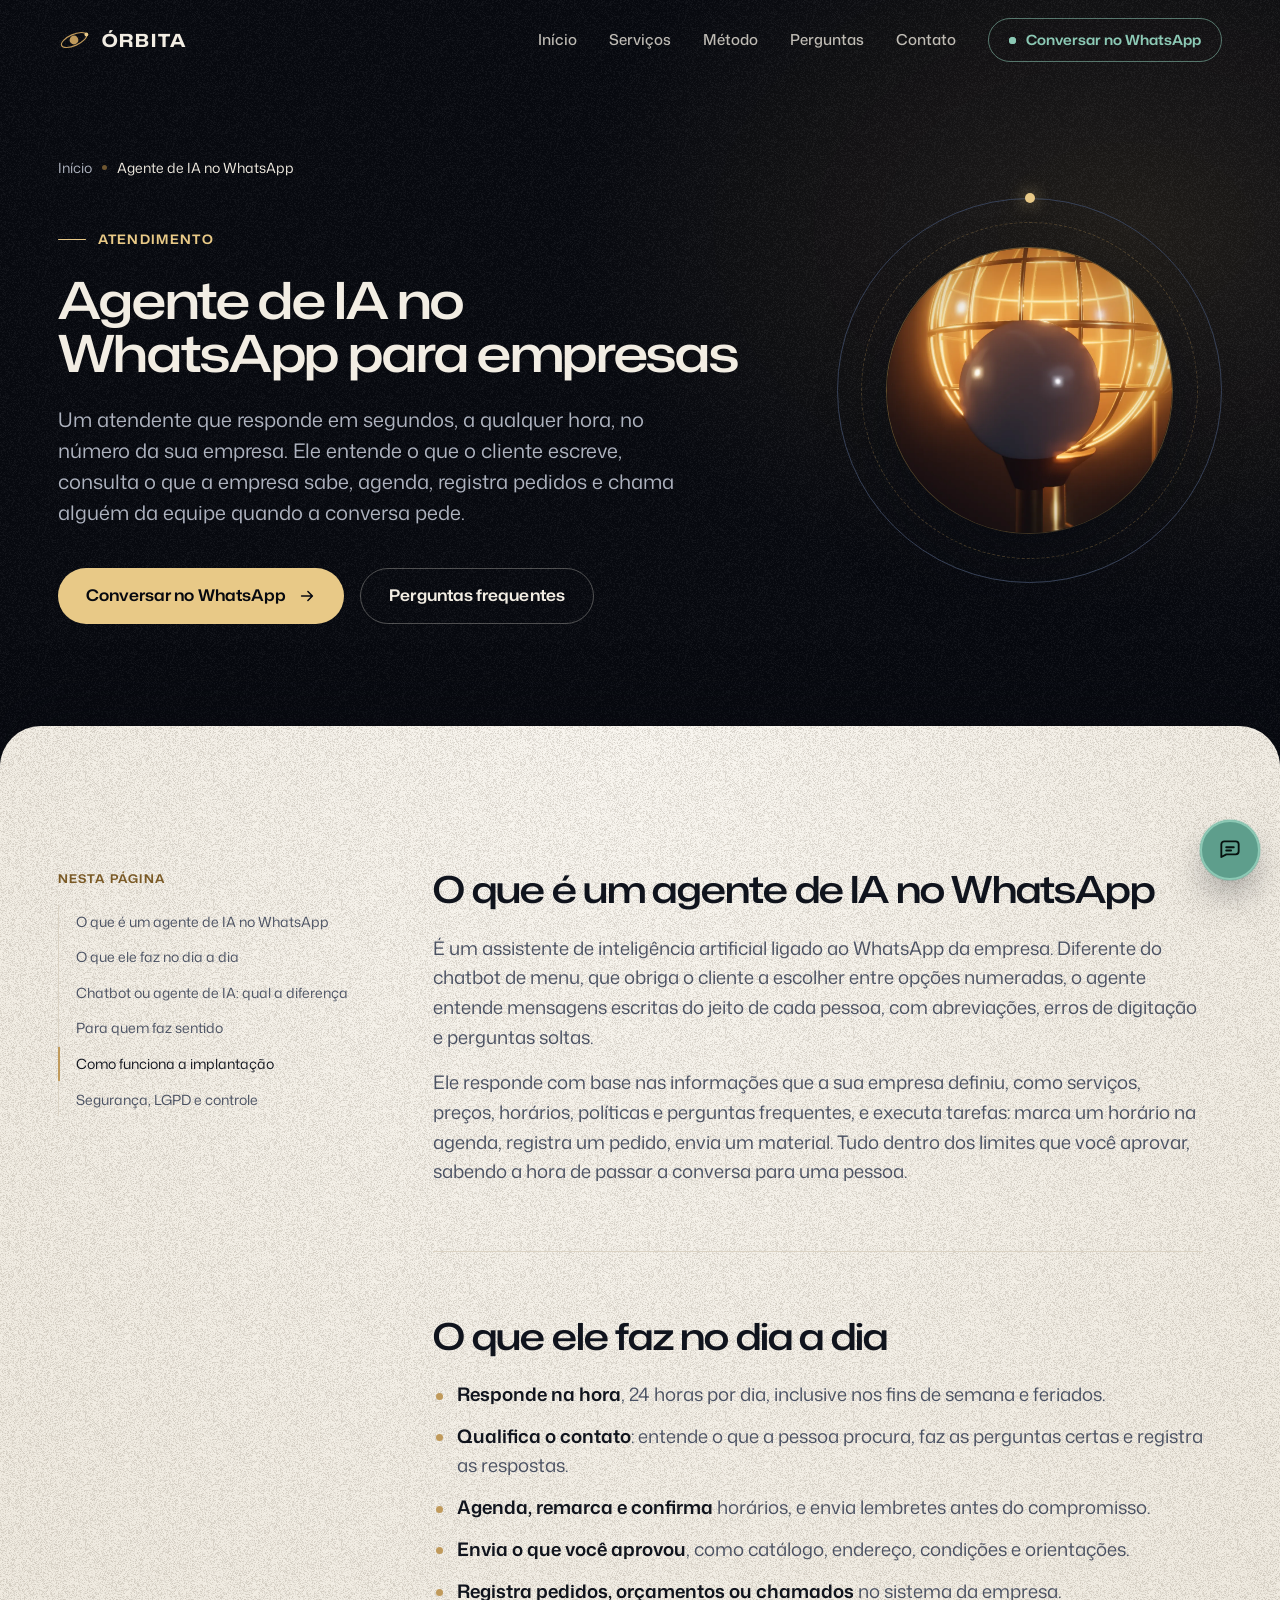
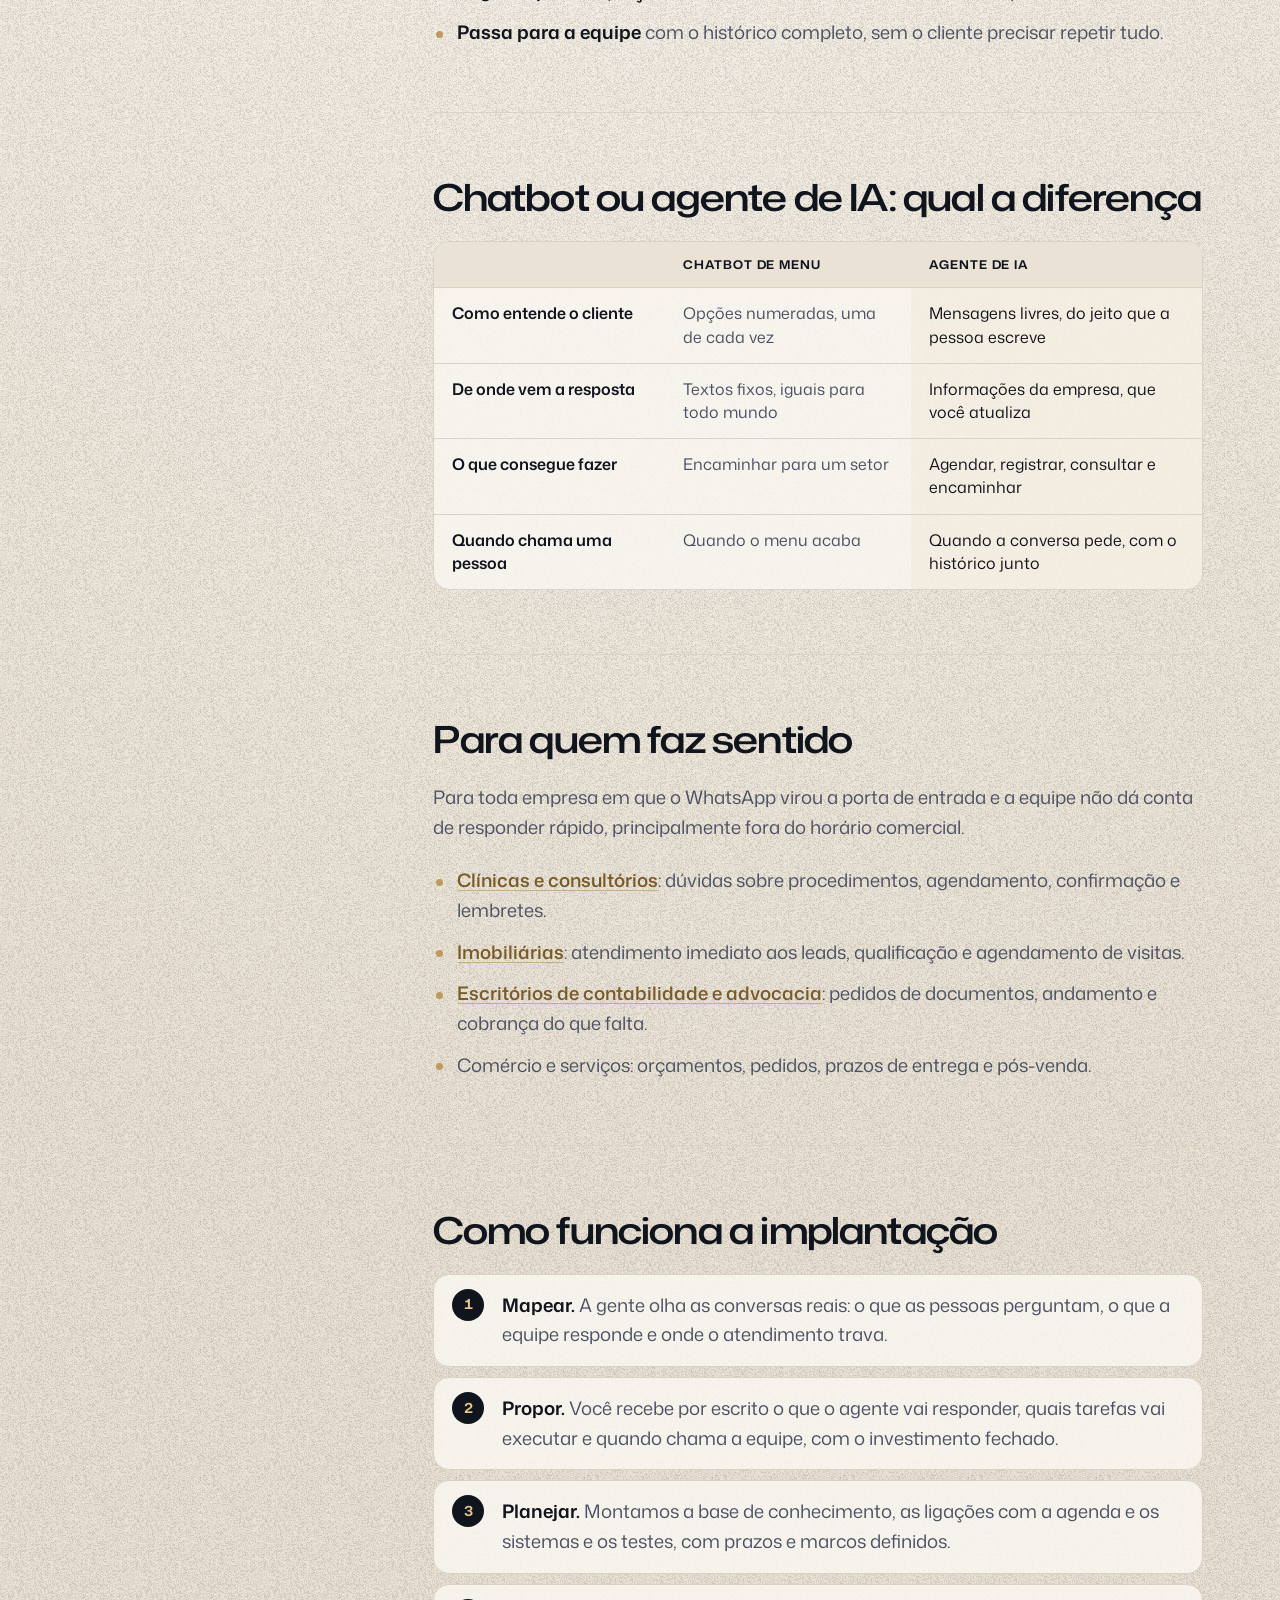
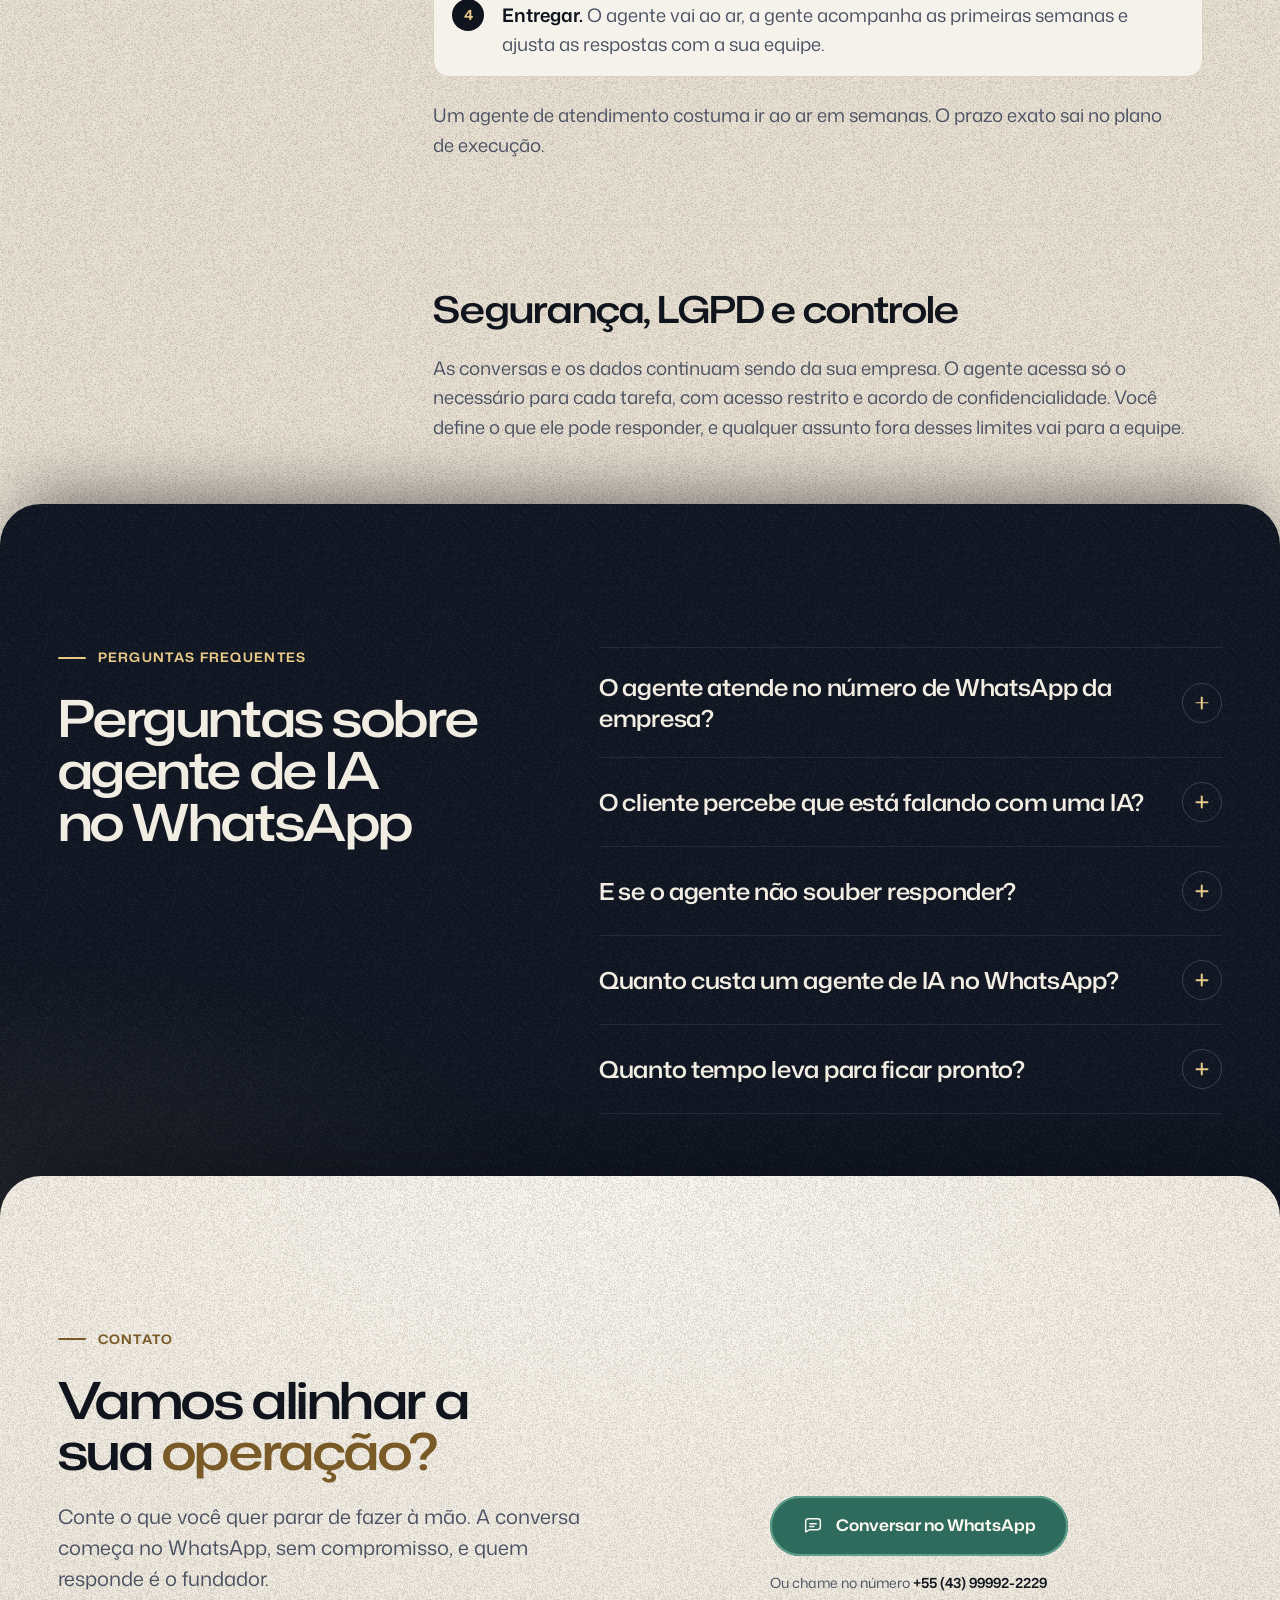
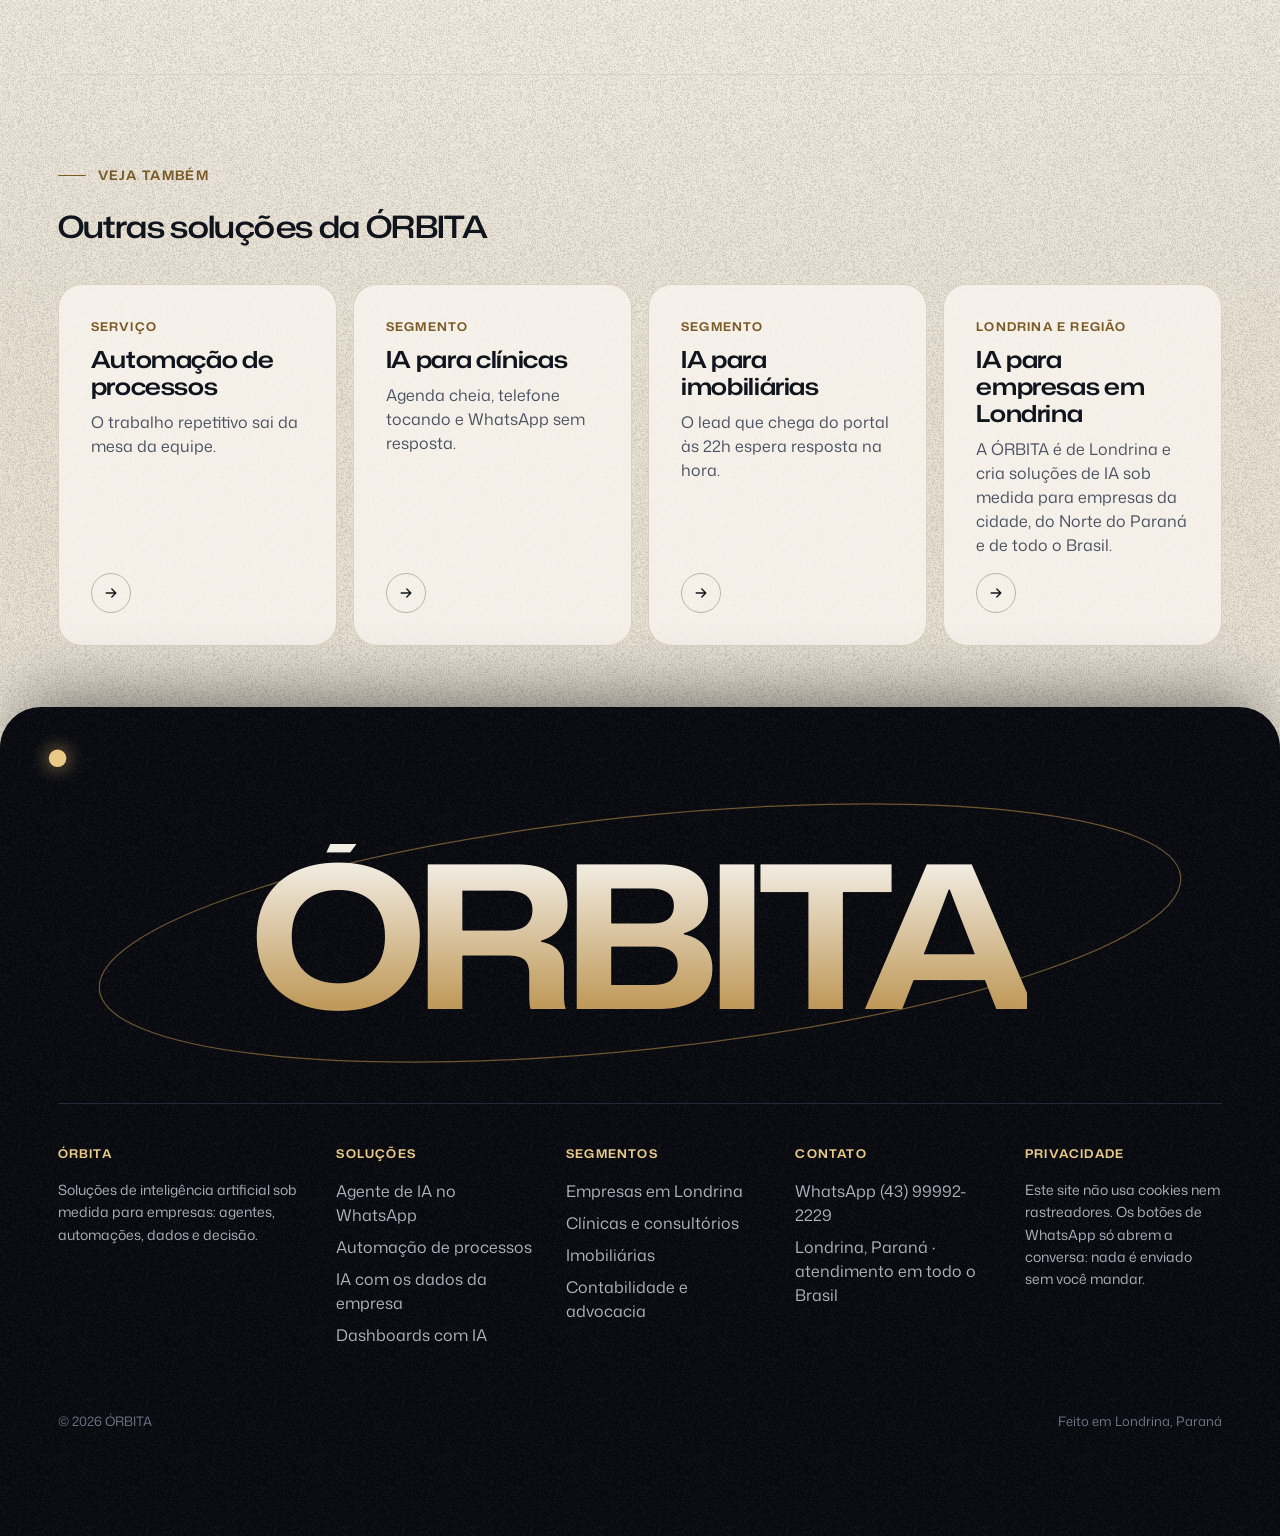
<file: agente-de-ia-whatsapp.html>
<!doctype html>
<html lang="pt-BR" class="is-carregado">
<head>
<meta charset="utf-8">
<meta name="viewport" content="width=device-width, initial-scale=1, viewport-fit=cover">
<title>Agente de IA no WhatsApp para empresas | ÓRBITA</title>
<meta name="description" content="Agente de IA no WhatsApp que atende 24 horas, qualifica contatos, agenda e passa para a equipe com o histórico. Sob medida para a sua empresa.">
<meta name="robots" content="index, follow, max-image-preview:large">
<link rel="canonical" href="https://www.iaorbita.com.br/agente-de-ia-whatsapp">
<meta name="theme-color" content="#07090F">
<meta property="og:type" content="website">
<meta property="og:locale" content="pt_BR">
<meta property="og:site_name" content="ÓRBITA">
<meta property="og:title" content="Agente de IA no WhatsApp para empresas">
<meta property="og:description" content="Agente de IA no WhatsApp que atende 24 horas, qualifica contatos, agenda e passa para a equipe com o histórico. Sob medida para a sua empresa.">
<meta property="og:url" content="https://www.iaorbita.com.br/agente-de-ia-whatsapp">
<meta property="og:image" content="https://www.iaorbita.com.br/assets/img/og.jpg">
<meta property="og:image:width" content="1200">
<meta property="og:image:height" content="630">
<meta name="twitter:card" content="summary_large_image">
<meta name="twitter:image" content="https://www.iaorbita.com.br/assets/img/og.jpg">
<link rel="icon" href="/assets/favicon.svg" type="image/svg+xml">
<link rel="apple-touch-icon" href="/assets/apple-touch-icon.png">
<link rel="preload" href="/assets/fonts/mona-sans-latin-standard-normal.woff2" as="font" type="font/woff2" crossorigin>
<link rel="stylesheet" href="/assets/paginas.css?v=cc5b201c">
<script type="application/ld+json">{"@context":"https://schema.org","@graph":[{"@type":"WebPage","@id":"https://www.iaorbita.com.br/agente-de-ia-whatsapp#pagina","url":"https://www.iaorbita.com.br/agente-de-ia-whatsapp","name":"Agente de IA no WhatsApp para empresas | ÓRBITA","description":"Agente de IA no WhatsApp que atende 24 horas, qualifica contatos, agenda e passa para a equipe com o histórico. Sob medida para a sua empresa.","inLanguage":"pt-BR","isPartOf":{"@id":"https://www.iaorbita.com.br/#site"},"about":{"@id":"https://www.iaorbita.com.br/agente-de-ia-whatsapp#servico"},"breadcrumb":{"@id":"https://www.iaorbita.com.br/agente-de-ia-whatsapp#migalhas"},"primaryImageOfPage":"https://www.iaorbita.com.br/assets/img/orbita-atendimento.webp"},{"@type":"Service","@id":"https://www.iaorbita.com.br/agente-de-ia-whatsapp#servico","name":"Agente de IA no WhatsApp","serviceType":"Agente de IA no WhatsApp","description":"Agente de IA no WhatsApp que atende 24 horas, qualifica contatos, agenda e passa para a equipe com o histórico. Sob medida para a sua empresa.","url":"https://www.iaorbita.com.br/agente-de-ia-whatsapp","provider":{"@id":"https://www.iaorbita.com.br/#empresa"},"areaServed":{"@type":"Country","name":"Brasil"}},{"@type":"BreadcrumbList","@id":"https://www.iaorbita.com.br/agente-de-ia-whatsapp#migalhas","itemListElement":[{"@type":"ListItem","position":1,"name":"Início","item":"https://www.iaorbita.com.br/"},{"@type":"ListItem","position":2,"name":"Agente de IA no WhatsApp","item":"https://www.iaorbita.com.br/agente-de-ia-whatsapp"}]},{"@type":"FAQPage","@id":"https://www.iaorbita.com.br/agente-de-ia-whatsapp#perguntas","mainEntity":[{"@type":"Question","name":"O agente atende no número de WhatsApp da empresa?","acceptedAnswer":{"@type":"Answer","text":"Sim, o atendimento acontece no número da empresa. No mapeamento a gente confirma como o seu número está configurado hoje e qual o melhor caminho para ligar o agente a ele."}},{"@type":"Question","name":"O cliente percebe que está falando com uma IA?","acceptedAnswer":{"@type":"Answer","text":"A recomendação é deixar claro desde a primeira mensagem que o atendimento é feito por um assistente virtual, com a opção de falar com uma pessoa. Isso evita frustração e passa confiança."}},{"@type":"Question","name":"E se o agente não souber responder?","acceptedAnswer":{"@type":"Answer","text":"Ele é configurado para não improvisar fora do que a empresa definiu. Quando a pergunta sai desse limite, ou o cliente pede uma pessoa, a conversa vai para a equipe com o histórico completo."}},{"@type":"Question","name":"Quanto custa um agente de IA no WhatsApp?","acceptedAnswer":{"@type":"Answer","text":"Depende do volume de conversas, das tarefas que ele vai executar e dos sistemas envolvidos. Depois do mapeamento você recebe uma proposta por escrito, com escopo, ganho esperado e investimento fechados. Nada começa sem o seu aceite."}},{"@type":"Question","name":"Quanto tempo leva para ficar pronto?","acceptedAnswer":{"@type":"Answer","text":"Um agente de atendimento costuma ir ao ar em semanas. O prazo exato sai no plano de execução, com marcos e entregas definidos."}}]},{"@type":"ProfessionalService","@id":"https://www.iaorbita.com.br/#empresa","name":"ÓRBITA","alternateName":["ÓRBITA IA","Órbita IA"],"url":"https://www.iaorbita.com.br/","description":"ÓRBITA cria soluções de inteligência artificial sob medida para empresas: agentes de IA no WhatsApp, automação de processos, assistentes com os dados da empresa e dashboards com previsão. Base em Londrina (PR), atendimento em todo o Brasil.","logo":{"@type":"ImageObject","url":"https://www.iaorbita.com.br/assets/img/logo.png","width":512,"height":512},"image":"https://www.iaorbita.com.br/assets/img/og.jpg","address":{"@type":"PostalAddress","addressLocality":"Londrina","addressRegion":"PR","addressCountry":"BR"},"geo":{"@type":"GeoCoordinates","latitude":-23.3045,"longitude":-51.1696},"areaServed":[{"@type":"City","name":"Londrina"},{"@type":"State","name":"Paraná"},{"@type":"Country","name":"Brasil"}],"knowsAbout":["Inteligência artificial","Agentes de IA","Automação de processos","Dashboards e previsões"],"founder":{"@type":"Person","name":"Andre"},"makesOffer":[{"@type":"Offer","itemOffered":{"@type":"Service","name":"Agente de IA no WhatsApp","url":"https://www.iaorbita.com.br/agente-de-ia-whatsapp"}},{"@type":"Offer","itemOffered":{"@type":"Service","name":"Automação de processos com IA","url":"https://www.iaorbita.com.br/automacao-de-processos"}},{"@type":"Offer","itemOffered":{"@type":"Service","name":"Assistente de IA com os dados da empresa","url":"https://www.iaorbita.com.br/ia-com-dados-da-empresa"}},{"@type":"Offer","itemOffered":{"@type":"Service","name":"Dashboards e previsões com IA","url":"https://www.iaorbita.com.br/dashboards-com-ia"}}],"telephone":"+5543999922229","contactPoint":{"@type":"ContactPoint","telephone":"+5543999922229","contactType":"customer service","availableLanguage":"Portuguese","areaServed":"BR"}},{"@type":"WebSite","@id":"https://www.iaorbita.com.br/#site","url":"https://www.iaorbita.com.br/","name":"ÓRBITA"}]}</script>
</head>
<body class="pg">
<a class="pular" href="#conteudo">Pular para o conteúdo</a>
<header class="topo" id="topo">
  <div class="wrap topo__barra">
    <a class="marca" href="/" aria-label="ÓRBITA, página inicial"><svg class="marca__glifo" viewBox="0 0 40 40" aria-hidden="true"><ellipse cx="20" cy="20" rx="17" ry="7" transform="rotate(-24 20 20)"/><circle class="marca__sol" cx="20" cy="20" r="5.5"/><circle class="marca__planeta" cx="35.5" cy="13.1" r="2.4"/></svg><span class="marca__nome">ÓRBITA</span></a>
    <nav class="topo__nav" aria-label="Seções">
      <a href="/">Início</a>
      <a href="/#servicos">Serviços</a>
      <a href="/#metodo">Método</a>
      <a href="#perguntas">Perguntas</a>
      <a href="/#contato">Contato</a>
    </nav>
    <a class="cta-topo" href="https://wa.me/5543999922229?text=Ol%C3%A1%2C%20%C3%93RBITA%21%20Quero%20entender%20como%20um%20agente%20de%20IA%20no%20WhatsApp%20funcionaria%20na%20minha%20empresa." target="_blank" rel="noopener"><span class="cta-topo__ponto" aria-hidden="true"></span><span><span class="cta-topo__longo">Conversar no </span>WhatsApp</span></a>
    <button class="topo__menu" type="button" aria-expanded="false" aria-controls="menu-movel"><span class="topo__menu-linhas" aria-hidden="true"><i></i><i></i></span><span class="topo__menu-txt">Menu</span></button>
  </div>
</header>
<a class="whats-fixo" href="https://wa.me/5543999922229?text=Ol%C3%A1%2C%20%C3%93RBITA%21%20Quero%20entender%20como%20um%20agente%20de%20IA%20no%20WhatsApp%20funcionaria%20na%20minha%20empresa." target="_blank" rel="noopener" aria-label="Conversar no WhatsApp">
  <span class="whats-fixo__rotulo" aria-hidden="true">Conversar no WhatsApp</span>
  <span class="whats-fixo__botao" aria-hidden="true"><svg viewBox="0 0 24 24" aria-hidden="true"><path d="M4 18.5V6.8A2.8 2.8 0 0 1 6.8 4h10.4A2.8 2.8 0 0 1 20 6.8v6.4a2.8 2.8 0 0 1-2.8 2.8H8.6L4 18.5Z"/><path d="M8.5 9.5h7M8.5 12.5h4.5"/></svg></span>
</a>
<div class="menu-movel" id="menu-movel" hidden>
  <nav class="wrap" aria-label="Menu">
    <a href="/">Início</a>
    <a href="/#servicos">Serviços</a>
    <a href="/#metodo">Método</a>
    <a href="#perguntas">Perguntas</a>
    <a href="/#contato">Contato</a>
  </nav>
  <p class="menu-movel__rodape wrap">Londrina, Paraná · atendimento em todo o Brasil</p>
</div>
<main id="conteudo">
<section class="pg-capa tema-escuro" data-tema="escuro" aria-labelledby="pg-titulo">
  <div class="wrap pg-capa__grade">
    <div class="pg-capa__texto">
      <nav class="migalhas" aria-label="Você está em"><ol><li><a href="/">Início</a></li><li aria-current="page">Agente de IA no WhatsApp</li></ol></nav>
      <p class="sobretitulo">Atendimento</p>
      <h1 class="pg-titulo" id="pg-titulo">Agente de IA no WhatsApp para empresas</h1>
      <p class="pg-lead">Um atendente que responde em segundos, a qualquer hora, no número da sua empresa. Ele entende o que o cliente escreve, consulta o que a empresa sabe, agenda, registra pedidos e chama alguém da equipe quando a conversa pede.</p>
      <div class="pg-acoes">
        <a class="btn btn--latao" href="https://wa.me/5543999922229?text=Ol%C3%A1%2C%20%C3%93RBITA%21%20Quero%20entender%20como%20um%20agente%20de%20IA%20no%20WhatsApp%20funcionaria%20na%20minha%20empresa." target="_blank" rel="noopener">Conversar no WhatsApp<svg viewBox="0 0 20 20" aria-hidden="true"><path d="M4 10h11M11 5l5 5-5 5"/></svg></a>
        <a class="btn btn--fantasma" href="#perguntas">Perguntas frequentes</a>
      </div>
    </div>
    <figure class="pg-fig" aria-hidden="true">
      <div class="pg-fig__orbe"><img src="/assets/img/orbita-atendimento.webp" width="1000" height="1000" alt="" decoding="async"></div>
      <span class="pg-fig__aro"></span>
      <span class="pg-fig__satelite"></span>
    </figure>
  </div>
</section>

<article class="pg-corpo sec tema-claro folha" data-tema="claro" aria-labelledby="pg-titulo">
  <div class="wrap pg-corpo__grade">
    <nav class="sumario" aria-label="Nesta página"><p class="sumario__titulo">Nesta página</p><ol><li><a href="#o-que-e-um-agente-de-ia-no-whatsapp">O que é um agente de IA no WhatsApp</a></li><li><a href="#o-que-ele-faz-no-dia-a-dia">O que ele faz no dia a dia</a></li><li><a href="#chatbot-ou-agente-de-ia-qual-a-diferenca">Chatbot ou agente de IA: qual a diferença</a></li><li><a href="#para-quem-faz-sentido">Para quem faz sentido</a></li><li><a href="#como-funciona-a-implantacao">Como funciona a implantação</a></li><li><a href="#seguranca-lgpd-e-controle">Segurança, LGPD e controle</a></li></ol></nav>
    <div class="prosa">
<section aria-labelledby="o-que-e-um-agente-de-ia-no-whatsapp"><h2 id="o-que-e-um-agente-de-ia-no-whatsapp">O que é um agente de IA no WhatsApp</h2><p>É um assistente de inteligência artificial ligado ao WhatsApp da empresa. Diferente do chatbot de menu, que obriga o cliente a escolher entre opções numeradas, o agente entende mensagens escritas do jeito de cada pessoa, com abreviações, erros de digitação e perguntas soltas.</p>
<p>Ele responde com base nas informações que a sua empresa definiu, como serviços, preços, horários, políticas e perguntas frequentes, e executa tarefas: marca um horário na agenda, registra um pedido, envia um material. Tudo dentro dos limites que você aprovar, sabendo a hora de passar a conversa para uma pessoa.</p></section>
<section aria-labelledby="o-que-ele-faz-no-dia-a-dia"><h2 id="o-que-ele-faz-no-dia-a-dia">O que ele faz no dia a dia</h2><ul class="lista">
  <li><b>Responde na hora</b>, 24 horas por dia, inclusive nos fins de semana e feriados.</li>
  <li><b>Qualifica o contato</b>: entende o que a pessoa procura, faz as perguntas certas e registra as respostas.</li>
  <li><b>Agenda, remarca e confirma</b> horários, e envia lembretes antes do compromisso.</li>
  <li><b>Envia o que você aprovou</b>, como catálogo, endereço, condições e orientações.</li>
  <li><b>Registra pedidos, orçamentos ou chamados</b> no sistema da empresa.</li>
  <li><b>Passa para a equipe</b> com o histórico completo, sem o cliente precisar repetir tudo.</li>
</ul></section>
<section aria-labelledby="chatbot-ou-agente-de-ia-qual-a-diferenca"><h2 id="chatbot-ou-agente-de-ia-qual-a-diferenca">Chatbot ou agente de IA: qual a diferença</h2><div class="tabela-rolagem">
<table class="tabela">
  <thead><tr><th scope="col"></th><th scope="col">Chatbot de menu</th><th scope="col">Agente de IA</th></tr></thead>
  <tbody>
    <tr><th scope="row">Como entende o cliente</th><td>Opções numeradas, uma de cada vez</td><td>Mensagens livres, do jeito que a pessoa escreve</td></tr>
    <tr><th scope="row">De onde vem a resposta</th><td>Textos fixos, iguais para todo mundo</td><td>Informações da empresa, que você atualiza</td></tr>
    <tr><th scope="row">O que consegue fazer</th><td>Encaminhar para um setor</td><td>Agendar, registrar, consultar e encaminhar</td></tr>
    <tr><th scope="row">Quando chama uma pessoa</th><td>Quando o menu acaba</td><td>Quando a conversa pede, com o histórico junto</td></tr>
  </tbody>
</table>
</div></section>
<section aria-labelledby="para-quem-faz-sentido"><h2 id="para-quem-faz-sentido">Para quem faz sentido</h2><p>Para toda empresa em que o WhatsApp virou a porta de entrada e a equipe não dá conta de responder rápido, principalmente fora do horário comercial.</p>
<ul class="lista">
  <li><a href="/ia-para-clinicas">Clínicas e consultórios</a>: dúvidas sobre procedimentos, agendamento, confirmação e lembretes.</li>
  <li><a href="/ia-para-imobiliarias">Imobiliárias</a>: atendimento imediato aos leads, qualificação e agendamento de visitas.</li>
  <li><a href="/ia-para-contabilidade-e-advocacia">Escritórios de contabilidade e advocacia</a>: pedidos de documentos, andamento e cobrança do que falta.</li>
  <li>Comércio e serviços: orçamentos, pedidos, prazos de entrega e pós-venda.</li>
</ul></section>
<section aria-labelledby="como-funciona-a-implantacao"><h2 id="como-funciona-a-implantacao">Como funciona a implantação</h2><ol class="passos">
  <li><b>Mapear.</b> A gente olha as conversas reais: o que as pessoas perguntam, o que a equipe responde e onde o atendimento trava.</li>
  <li><b>Propor.</b> Você recebe por escrito o que o agente vai responder, quais tarefas vai executar e quando chama a equipe, com o investimento fechado.</li>
  <li><b>Planejar.</b> Montamos a base de conhecimento, as ligações com a agenda e os sistemas e os testes, com prazos e marcos definidos.</li>
  <li><b>Entregar.</b> O agente vai ao ar, a gente acompanha as primeiras semanas e ajusta as respostas com a sua equipe.</li>
</ol>
<p>Um agente de atendimento costuma ir ao ar em semanas. O prazo exato sai no plano de execução.</p></section>
<section aria-labelledby="seguranca-lgpd-e-controle"><h2 id="seguranca-lgpd-e-controle">Segurança, LGPD e controle</h2><p>As conversas e os dados continuam sendo da sua empresa. O agente acessa só o necessário para cada tarefa, com acesso restrito e acordo de confidencialidade. Você define o que ele pode responder, e qualquer assunto fora desses limites vai para a equipe.</p></section>
    </div>
  </div>
</article>

<section class="sec sec--faq tema-escuro folha" id="perguntas" data-tema="escuro" aria-labelledby="faq-titulo">
  <div class="wrap faq">
    <div class="faq__lado">
      <p class="sobretitulo">Perguntas frequentes</p>
      <h2 class="titulo" id="faq-titulo">Perguntas sobre agente de IA no WhatsApp</h2>
    </div>
    <div class="faq__lista"><details class="faq__item"><summary>O agente atende no número de WhatsApp da empresa?<span class="faq__sinal" aria-hidden="true"></span></summary><div class="faq__resposta"><p>Sim, o atendimento acontece no número da empresa. No mapeamento a gente confirma como o seu número está configurado hoje e qual o melhor caminho para ligar o agente a ele.</p></div></details><details class="faq__item"><summary>O cliente percebe que está falando com uma IA?<span class="faq__sinal" aria-hidden="true"></span></summary><div class="faq__resposta"><p>A recomendação é deixar claro desde a primeira mensagem que o atendimento é feito por um assistente virtual, com a opção de falar com uma pessoa. Isso evita frustração e passa confiança.</p></div></details><details class="faq__item"><summary>E se o agente não souber responder?<span class="faq__sinal" aria-hidden="true"></span></summary><div class="faq__resposta"><p>Ele é configurado para não improvisar fora do que a empresa definiu. Quando a pergunta sai desse limite, ou o cliente pede uma pessoa, a conversa vai para a equipe com o histórico completo.</p></div></details><details class="faq__item"><summary>Quanto custa um agente de IA no WhatsApp?<span class="faq__sinal" aria-hidden="true"></span></summary><div class="faq__resposta"><p>Depende do volume de conversas, das tarefas que ele vai executar e dos sistemas envolvidos. Depois do mapeamento você recebe uma proposta por escrito, com escopo, ganho esperado e investimento fechados. Nada começa sem o seu aceite.</p></div></details><details class="faq__item"><summary>Quanto tempo leva para ficar pronto?<span class="faq__sinal" aria-hidden="true"></span></summary><div class="faq__resposta"><p>Um agente de atendimento costuma ir ao ar em semanas. O prazo exato sai no plano de execução, com marcos e entregas definidos.</p></div></details></div>
  </div>
</section>

<section class="sec tema-claro folha pg-fim" data-tema="claro" aria-labelledby="fim-titulo">
  <div class="wrap">
    <div class="pg-cta">
      <div>
        <p class="sobretitulo">Contato</p>
        <h2 class="titulo" id="fim-titulo">Vamos alinhar a sua <b>operação?</b></h2>
        <p class="intro">Conte o que você quer parar de fazer à mão. A conversa começa no WhatsApp, sem compromisso, e quem responde é o fundador.</p>
      </div>
      <div class="pg-cta__acoes">
        <a class="cta-whats" href="https://wa.me/5543999922229?text=Ol%C3%A1%2C%20%C3%93RBITA%21%20Quero%20entender%20como%20um%20agente%20de%20IA%20no%20WhatsApp%20funcionaria%20na%20minha%20empresa." target="_blank" rel="noopener"><svg viewBox="0 0 24 24" aria-hidden="true"><path d="M4 18.5V6.8A2.8 2.8 0 0 1 6.8 4h10.4A2.8 2.8 0 0 1 20 6.8v6.4a2.8 2.8 0 0 1-2.8 2.8H8.6L4 18.5Z"/><path d="M8.5 9.5h7M8.5 12.5h4.5"/></svg>Conversar no WhatsApp</a>
        <p class="pg-cta__nota">Ou chame no número <b>+55 (43) 99992-2229</b></p>
      </div>
    </div>
    <div class="pg-rel">
      <p class="sobretitulo">Veja também</p>
      <h2 class="pg-rel__titulo">Outras soluções da ÓRBITA</h2>
      <ul class="pg-rel__lista"><li><a class="rel-card" href="/automacao-de-processos"><span class="rel-card__grupo">Serviço</span><span class="rel-card__titulo">Automação de processos</span><span class="rel-card__desc">O trabalho repetitivo sai da mesa da equipe.</span><span class="rel-card__seta" aria-hidden="true"><svg viewBox="0 0 20 20" aria-hidden="true"><path d="M4 10h11M11 5l5 5-5 5"/></svg></span></a></li><li><a class="rel-card" href="/ia-para-clinicas"><span class="rel-card__grupo">Segmento</span><span class="rel-card__titulo">IA para clínicas</span><span class="rel-card__desc">Agenda cheia, telefone tocando e WhatsApp sem resposta.</span><span class="rel-card__seta" aria-hidden="true"><svg viewBox="0 0 20 20" aria-hidden="true"><path d="M4 10h11M11 5l5 5-5 5"/></svg></span></a></li><li><a class="rel-card" href="/ia-para-imobiliarias"><span class="rel-card__grupo">Segmento</span><span class="rel-card__titulo">IA para imobiliárias</span><span class="rel-card__desc">O lead que chega do portal às 22h espera resposta na hora.</span><span class="rel-card__seta" aria-hidden="true"><svg viewBox="0 0 20 20" aria-hidden="true"><path d="M4 10h11M11 5l5 5-5 5"/></svg></span></a></li><li><a class="rel-card" href="/ia-para-empresas-em-londrina"><span class="rel-card__grupo">Londrina e região</span><span class="rel-card__titulo">IA para empresas em Londrina</span><span class="rel-card__desc">A ÓRBITA é de Londrina e cria soluções de IA sob medida para empresas da cidade, do Norte do Paraná e de todo o Brasil.</span><span class="rel-card__seta" aria-hidden="true"><svg viewBox="0 0 20 20" aria-hidden="true"><path d="M4 10h11M11 5l5 5-5 5"/></svg></span></a></li></ul>
    </div>
  </div>
</section>
</main>

<footer class="rodape tema-escuro folha" data-tema="escuro">
  <div class="wrap">
    <div class="rodape__marca" aria-hidden="true">
      <svg class="rodape__orbita" viewBox="0 0 1200 360" preserveAspectRatio="xMidYMid meet">
        <ellipse id="rodape-elipse" cx="600" cy="180" rx="560" ry="120" transform="rotate(-6 600 180)"/>
        <circle class="rodape__planeta" r="9"><animateMotion dur="26s" repeatCount="indefinite" rotate="0"><mpath href="#rodape-elipse"/></animateMotion></circle>
      </svg>
      <span class="rodape__nome">ÓRBITA</span>
    </div>
    <div class="rodape__grade">
      <div><h2>ÓRBITA</h2><p>Soluções de inteligência artificial sob medida para empresas: agentes, automações, dados e decisão.</p></div>
      <div><h2>Soluções</h2><ul><li><a href="/agente-de-ia-whatsapp">Agente de IA no WhatsApp</a></li><li><a href="/automacao-de-processos">Automação de processos</a></li><li><a href="/ia-com-dados-da-empresa">IA com os dados da empresa</a></li><li><a href="/dashboards-com-ia">Dashboards com IA</a></li></ul></div>
      <div><h2>Segmentos</h2><ul><li><a href="/ia-para-empresas-em-londrina">Empresas em Londrina</a></li><li><a href="/ia-para-clinicas">Clínicas e consultórios</a></li><li><a href="/ia-para-imobiliarias">Imobiliárias</a></li><li><a href="/ia-para-contabilidade-e-advocacia">Contabilidade e advocacia</a></li></ul></div>
      <div><h2>Contato</h2><ul><li><a href="https://wa.me/5543999922229?text=Ol%C3%A1%2C%20%C3%93RBITA%21%20Vim%20pelo%20site%20e%20quero%20conversar%20sobre%20IA%20para%20a%20minha%20empresa." target="_blank" rel="noopener">WhatsApp (43) 99992-2229</a></li><li>Londrina, Paraná · atendimento em todo o Brasil</li></ul></div>
      <div><h2>Privacidade</h2><p>Este site não usa cookies nem rastreadores. Os botões de WhatsApp só abrem a conversa: nada é enviado sem você mandar.</p></div>
    </div>
    <div class="rodape__fim"><span>© 2026 ÓRBITA</span><span>Feito em Londrina, Paraná</span></div>
  </div>
</footer>
<script src="/assets/paginas.js?v=98499b55" defer></script>
</body>
</html>
</file>
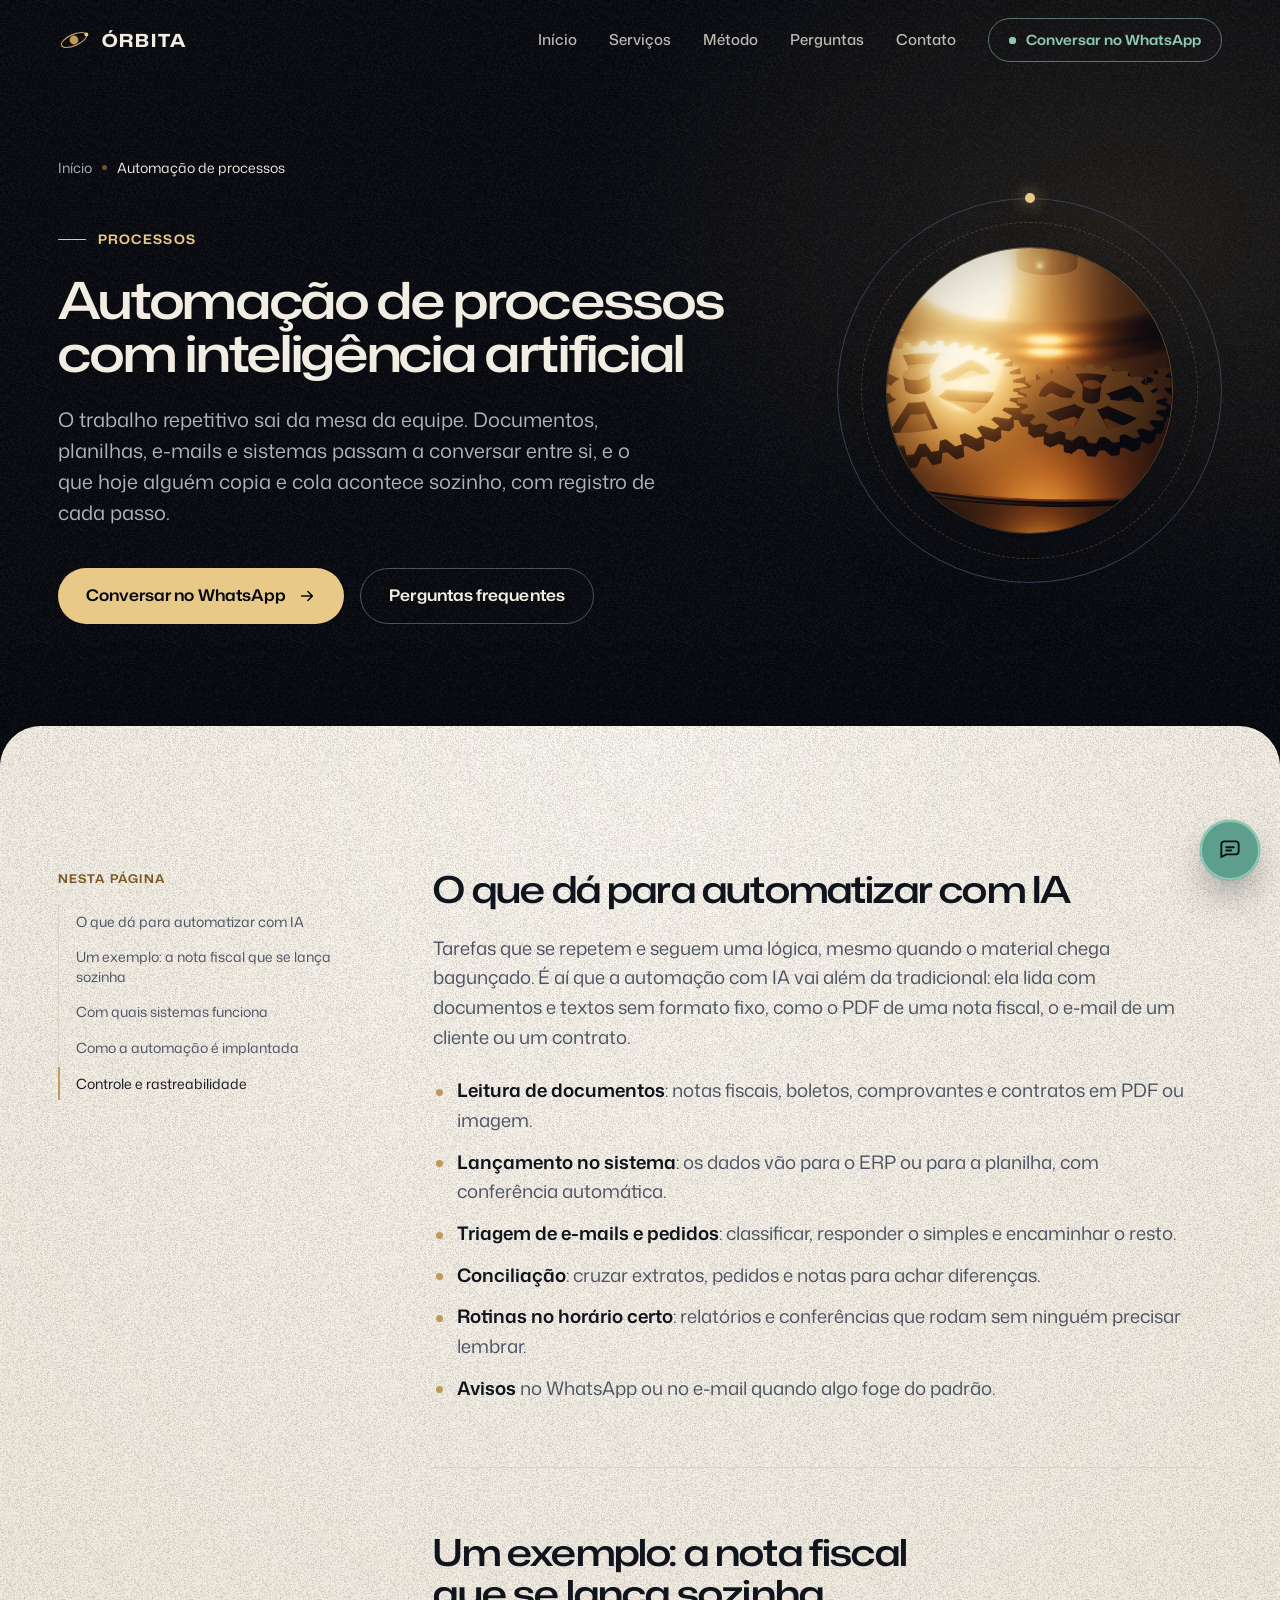
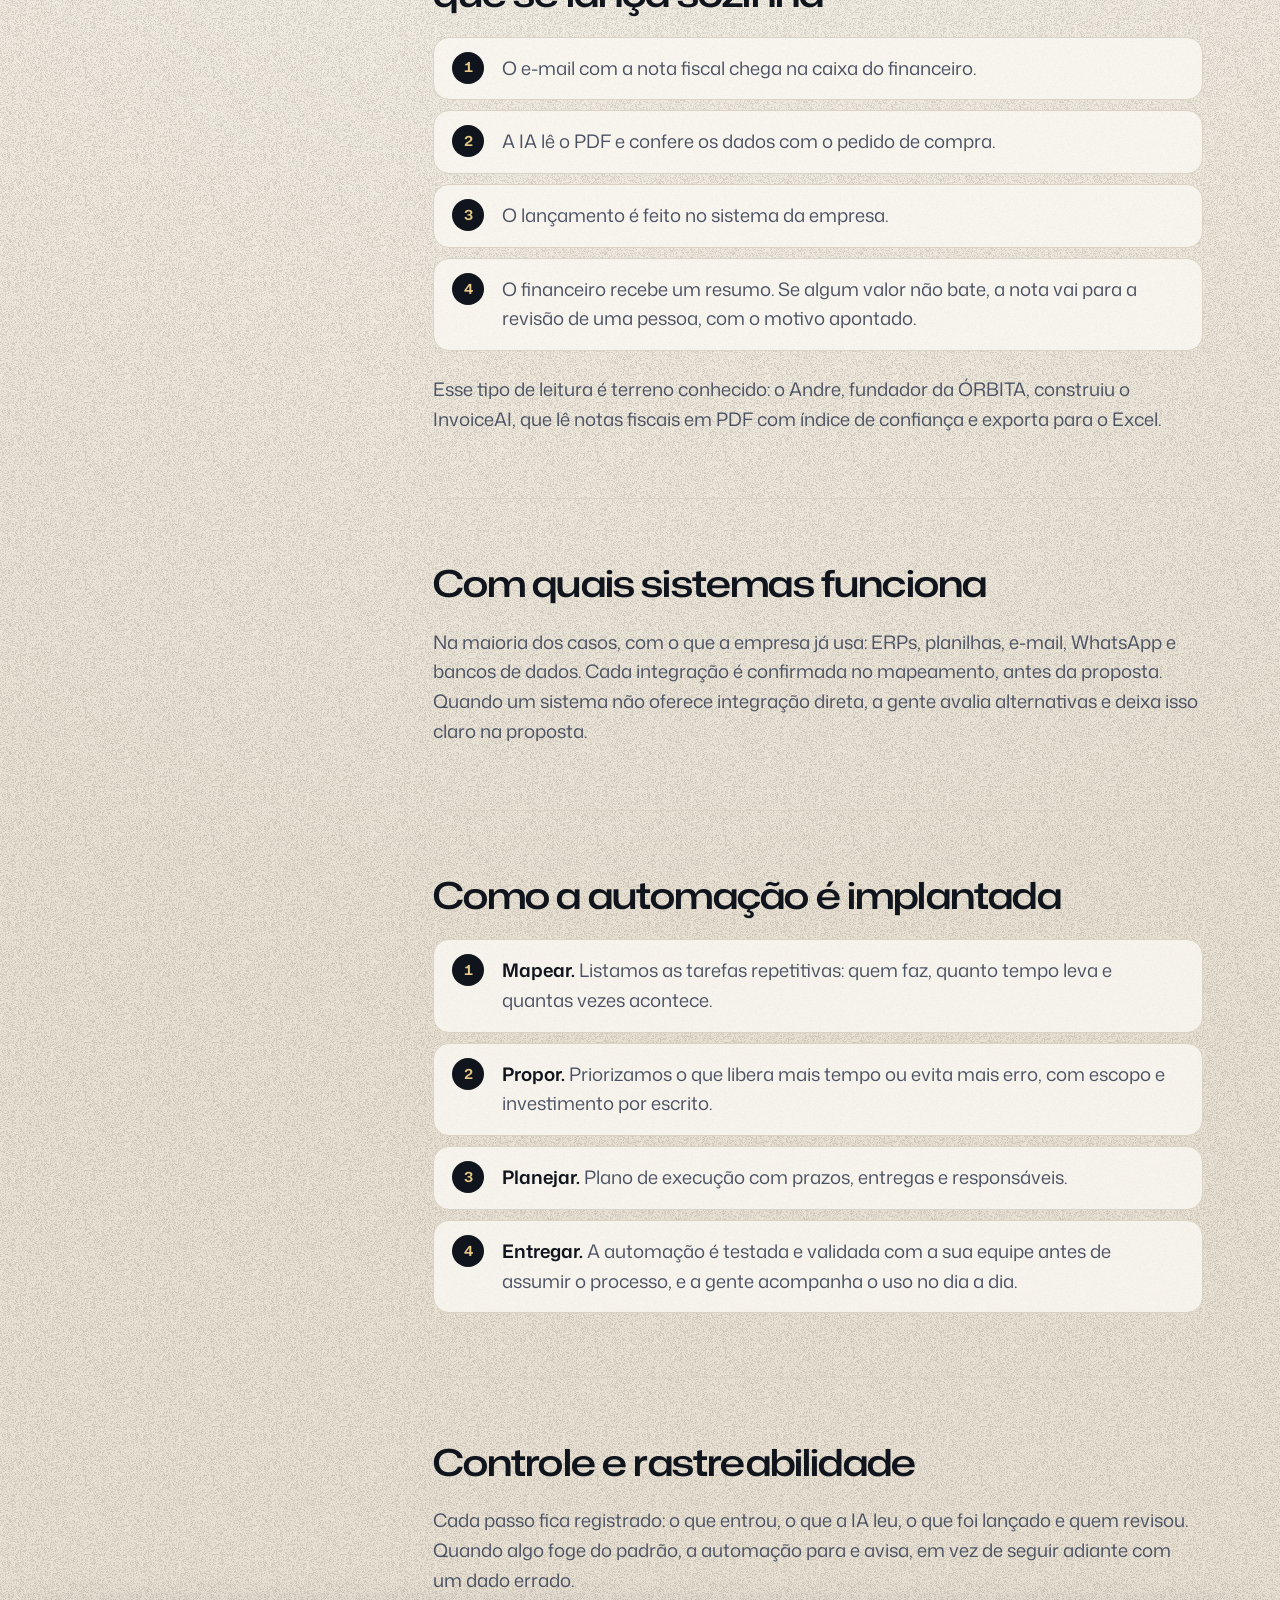
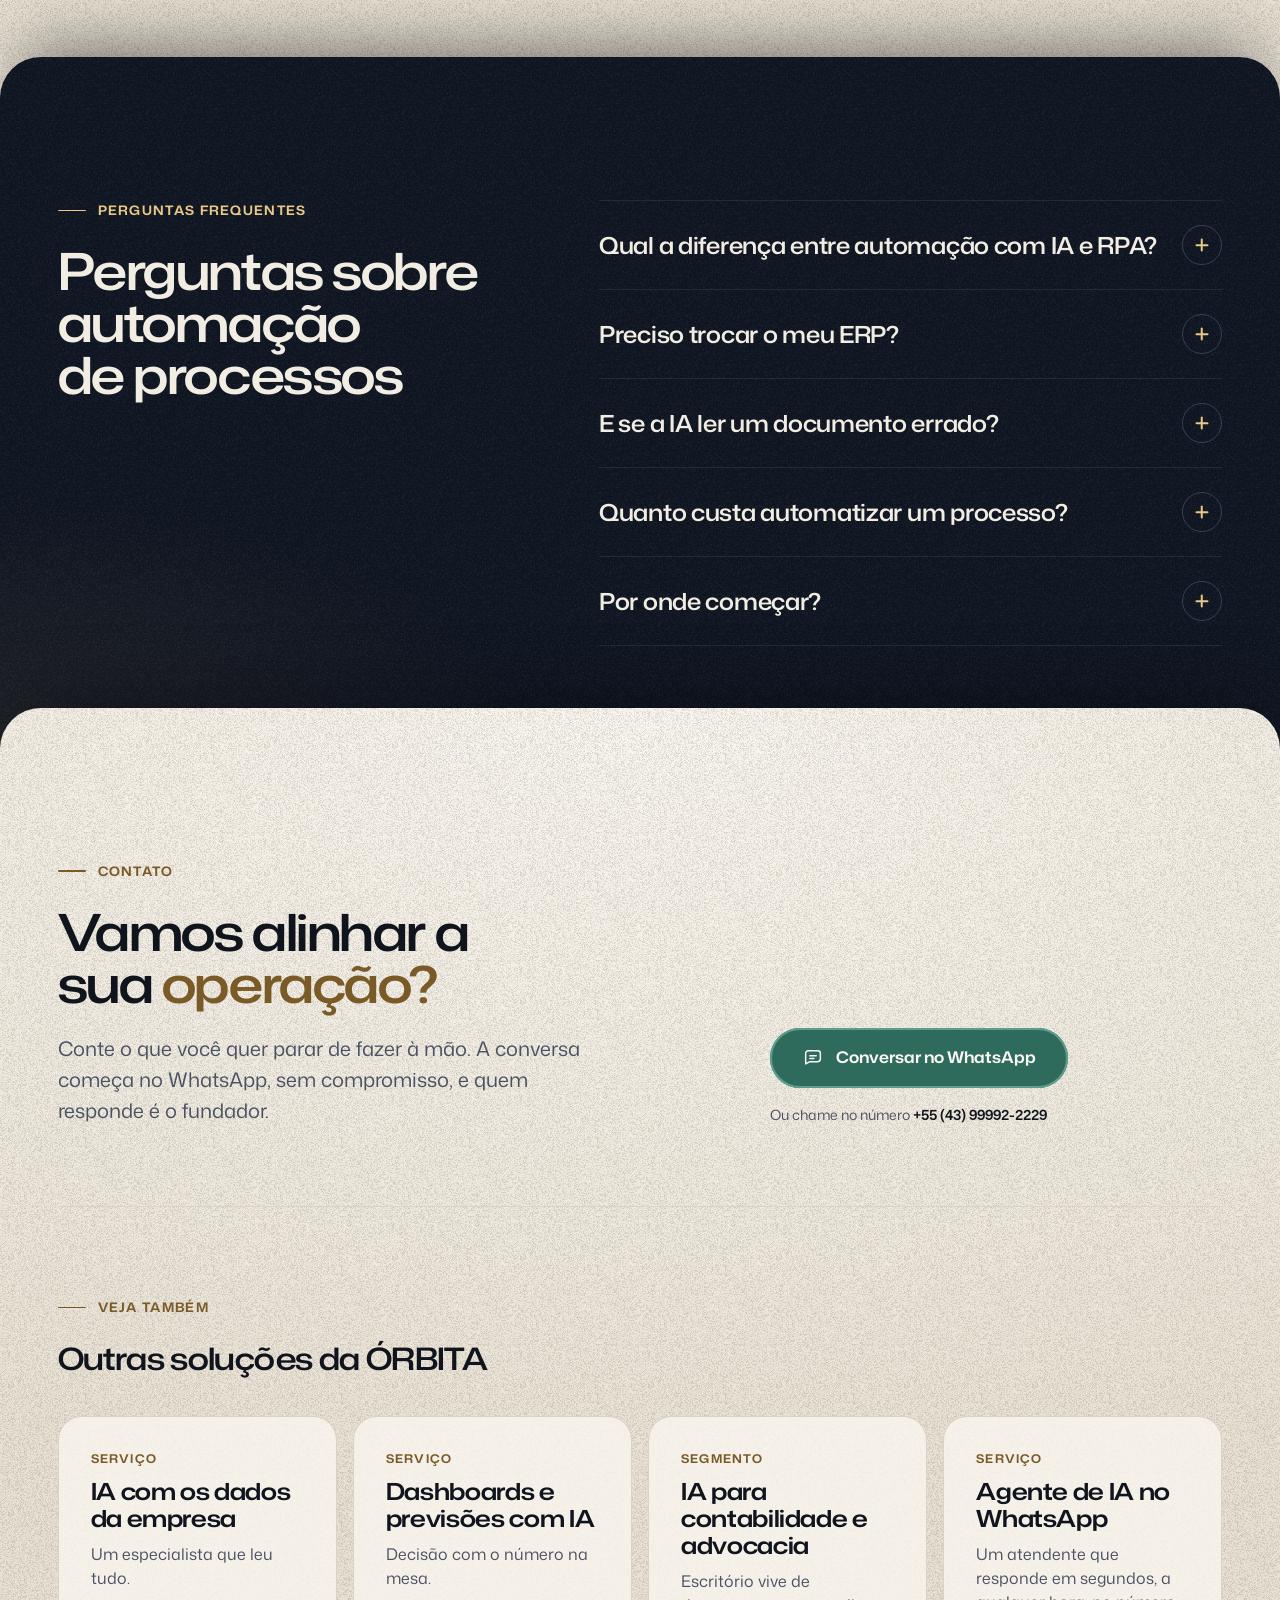
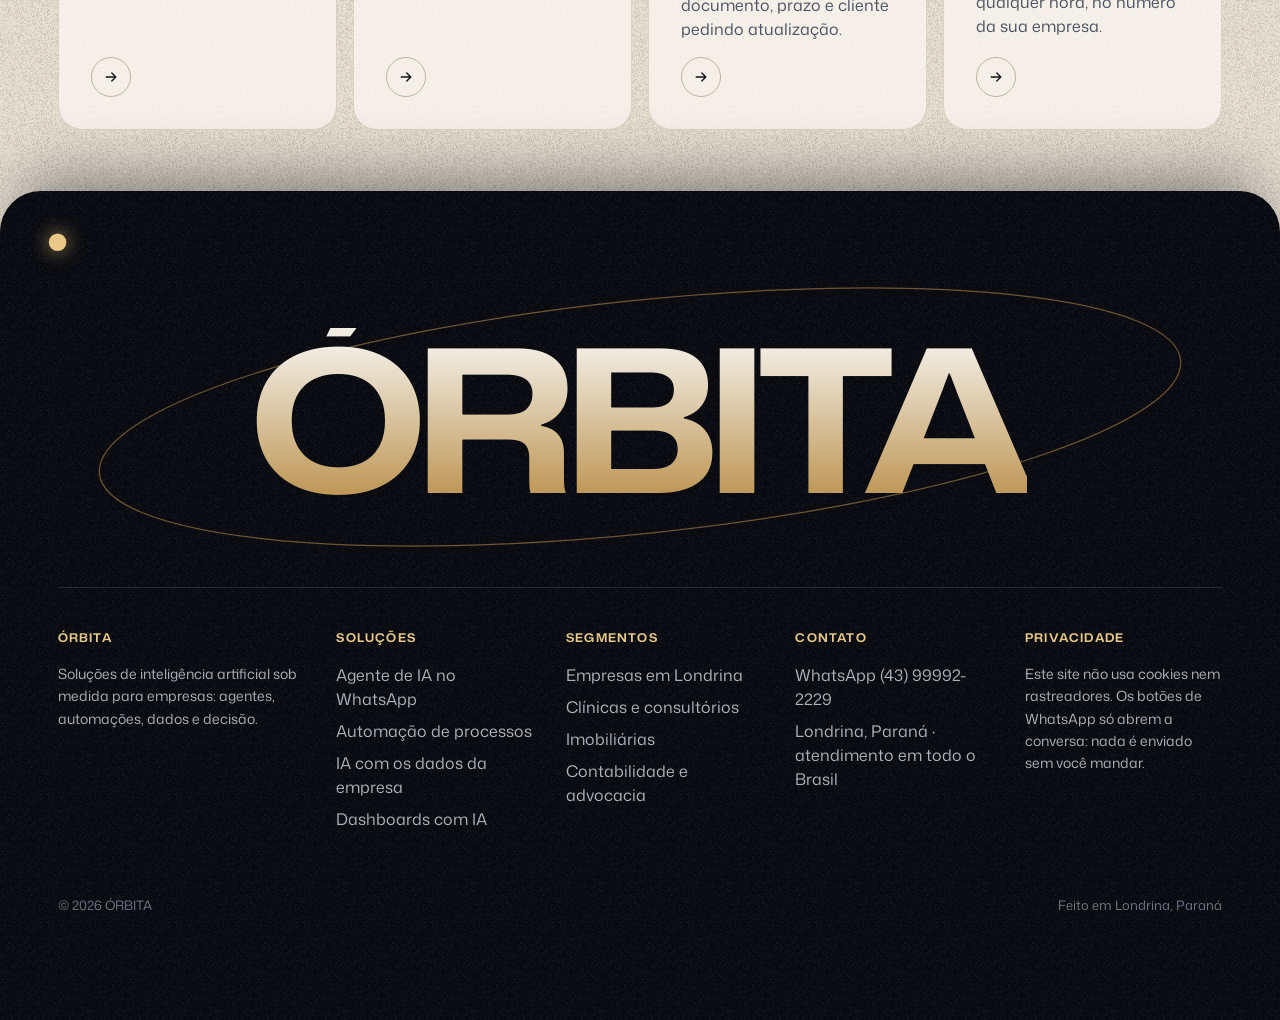
<file: automacao-de-processos.html>
<!doctype html>
<html lang="pt-BR" class="is-carregado">
<head>
<meta charset="utf-8">
<meta name="viewport" content="width=device-width, initial-scale=1, viewport-fit=cover">
<title>Automação de processos com IA para empresas | ÓRBITA</title>
<meta name="description" content="Automação de processos com IA: leitura de documentos e notas fiscais, integração entre ERP, planilhas e e-mail e rotinas que rodam sozinhas.">
<meta name="robots" content="index, follow, max-image-preview:large">
<link rel="canonical" href="https://www.iaorbita.com.br/automacao-de-processos">
<meta name="theme-color" content="#07090F">
<meta property="og:type" content="website">
<meta property="og:locale" content="pt_BR">
<meta property="og:site_name" content="ÓRBITA">
<meta property="og:title" content="Automação de processos com IA para empresas">
<meta property="og:description" content="Automação de processos com IA: leitura de documentos e notas fiscais, integração entre ERP, planilhas e e-mail e rotinas que rodam sozinhas.">
<meta property="og:url" content="https://www.iaorbita.com.br/automacao-de-processos">
<meta property="og:image" content="https://www.iaorbita.com.br/assets/img/og.jpg">
<meta property="og:image:width" content="1200">
<meta property="og:image:height" content="630">
<meta name="twitter:card" content="summary_large_image">
<meta name="twitter:image" content="https://www.iaorbita.com.br/assets/img/og.jpg">
<link rel="icon" href="/assets/favicon.svg" type="image/svg+xml">
<link rel="apple-touch-icon" href="/assets/apple-touch-icon.png">
<link rel="preload" href="/assets/fonts/mona-sans-latin-standard-normal.woff2" as="font" type="font/woff2" crossorigin>
<link rel="stylesheet" href="/assets/paginas.css?v=cc5b201c">
<script type="application/ld+json">{"@context":"https://schema.org","@graph":[{"@type":"WebPage","@id":"https://www.iaorbita.com.br/automacao-de-processos#pagina","url":"https://www.iaorbita.com.br/automacao-de-processos","name":"Automação de processos com IA para empresas | ÓRBITA","description":"Automação de processos com IA: leitura de documentos e notas fiscais, integração entre ERP, planilhas e e-mail e rotinas que rodam sozinhas.","inLanguage":"pt-BR","isPartOf":{"@id":"https://www.iaorbita.com.br/#site"},"about":{"@id":"https://www.iaorbita.com.br/automacao-de-processos#servico"},"breadcrumb":{"@id":"https://www.iaorbita.com.br/automacao-de-processos#migalhas"},"primaryImageOfPage":"https://www.iaorbita.com.br/assets/img/orbita-processos.webp"},{"@type":"Service","@id":"https://www.iaorbita.com.br/automacao-de-processos#servico","name":"Automação de processos com IA","serviceType":"Automação de processos","description":"Automação de processos com IA: leitura de documentos e notas fiscais, integração entre ERP, planilhas e e-mail e rotinas que rodam sozinhas.","url":"https://www.iaorbita.com.br/automacao-de-processos","provider":{"@id":"https://www.iaorbita.com.br/#empresa"},"areaServed":{"@type":"Country","name":"Brasil"}},{"@type":"BreadcrumbList","@id":"https://www.iaorbita.com.br/automacao-de-processos#migalhas","itemListElement":[{"@type":"ListItem","position":1,"name":"Início","item":"https://www.iaorbita.com.br/"},{"@type":"ListItem","position":2,"name":"Automação de processos","item":"https://www.iaorbita.com.br/automacao-de-processos"}]},{"@type":"FAQPage","@id":"https://www.iaorbita.com.br/automacao-de-processos#perguntas","mainEntity":[{"@type":"Question","name":"Qual a diferença entre automação com IA e RPA?","acceptedAnswer":{"@type":"Answer","text":"O RPA tradicional repete cliques e regras fixas, e costuma quebrar quando o formato muda. A automação com IA entende o conteúdo, como um PDF ou um e-mail escrito de jeitos diferentes, e por isso aguenta a variação do dia a dia. Muitas vezes as duas trabalham juntas."}},{"@type":"Question","name":"Preciso trocar o meu ERP?","acceptedAnswer":{"@type":"Answer","text":"Não. A ideia é fazer os sistemas que você já usa conversarem entre si. Cada integração é confirmada no mapeamento, antes da proposta."}},{"@type":"Question","name":"E se a IA ler um documento errado?","acceptedAnswer":{"@type":"Answer","text":"Cada leitura passa por conferência, e o que não bate vai para a revisão de uma pessoa com o motivo apontado. Antes de ir ao ar, os fluxos são testados e validados com a sua equipe."}},{"@type":"Question","name":"Quanto custa automatizar um processo?","acceptedAnswer":{"@type":"Answer","text":"Depende do processo, do volume e dos sistemas envolvidos. Depois do mapeamento você recebe uma proposta por escrito, com escopo, ganho esperado e investimento fechados."}},{"@type":"Question","name":"Por onde começar?","acceptedAnswer":{"@type":"Answer","text":"Pelo processo que mais consome tempo da equipe ou que mais gera retrabalho. O mapeamento mostra onde a automação dá retorno primeiro."}}]},{"@type":"ProfessionalService","@id":"https://www.iaorbita.com.br/#empresa","name":"ÓRBITA","alternateName":["ÓRBITA IA","Órbita IA"],"url":"https://www.iaorbita.com.br/","description":"ÓRBITA cria soluções de inteligência artificial sob medida para empresas: agentes de IA no WhatsApp, automação de processos, assistentes com os dados da empresa e dashboards com previsão. Base em Londrina (PR), atendimento em todo o Brasil.","logo":{"@type":"ImageObject","url":"https://www.iaorbita.com.br/assets/img/logo.png","width":512,"height":512},"image":"https://www.iaorbita.com.br/assets/img/og.jpg","address":{"@type":"PostalAddress","addressLocality":"Londrina","addressRegion":"PR","addressCountry":"BR"},"geo":{"@type":"GeoCoordinates","latitude":-23.3045,"longitude":-51.1696},"areaServed":[{"@type":"City","name":"Londrina"},{"@type":"State","name":"Paraná"},{"@type":"Country","name":"Brasil"}],"knowsAbout":["Inteligência artificial","Agentes de IA","Automação de processos","Dashboards e previsões"],"founder":{"@type":"Person","name":"Andre"},"makesOffer":[{"@type":"Offer","itemOffered":{"@type":"Service","name":"Agente de IA no WhatsApp","url":"https://www.iaorbita.com.br/agente-de-ia-whatsapp"}},{"@type":"Offer","itemOffered":{"@type":"Service","name":"Automação de processos com IA","url":"https://www.iaorbita.com.br/automacao-de-processos"}},{"@type":"Offer","itemOffered":{"@type":"Service","name":"Assistente de IA com os dados da empresa","url":"https://www.iaorbita.com.br/ia-com-dados-da-empresa"}},{"@type":"Offer","itemOffered":{"@type":"Service","name":"Dashboards e previsões com IA","url":"https://www.iaorbita.com.br/dashboards-com-ia"}}],"telephone":"+5543999922229","contactPoint":{"@type":"ContactPoint","telephone":"+5543999922229","contactType":"customer service","availableLanguage":"Portuguese","areaServed":"BR"}},{"@type":"WebSite","@id":"https://www.iaorbita.com.br/#site","url":"https://www.iaorbita.com.br/","name":"ÓRBITA"}]}</script>
</head>
<body class="pg">
<a class="pular" href="#conteudo">Pular para o conteúdo</a>
<header class="topo" id="topo">
  <div class="wrap topo__barra">
    <a class="marca" href="/" aria-label="ÓRBITA, página inicial"><svg class="marca__glifo" viewBox="0 0 40 40" aria-hidden="true"><ellipse cx="20" cy="20" rx="17" ry="7" transform="rotate(-24 20 20)"/><circle class="marca__sol" cx="20" cy="20" r="5.5"/><circle class="marca__planeta" cx="35.5" cy="13.1" r="2.4"/></svg><span class="marca__nome">ÓRBITA</span></a>
    <nav class="topo__nav" aria-label="Seções">
      <a href="/">Início</a>
      <a href="/#servicos">Serviços</a>
      <a href="/#metodo">Método</a>
      <a href="#perguntas">Perguntas</a>
      <a href="/#contato">Contato</a>
    </nav>
    <a class="cta-topo" href="https://wa.me/5543999922229?text=Ol%C3%A1%2C%20%C3%93RBITA%21%20Quero%20automatizar%20um%20processo%20da%20minha%20empresa%20e%20entender%20por%20onde%20come%C3%A7ar." target="_blank" rel="noopener"><span class="cta-topo__ponto" aria-hidden="true"></span><span><span class="cta-topo__longo">Conversar no </span>WhatsApp</span></a>
    <button class="topo__menu" type="button" aria-expanded="false" aria-controls="menu-movel"><span class="topo__menu-linhas" aria-hidden="true"><i></i><i></i></span><span class="topo__menu-txt">Menu</span></button>
  </div>
</header>
<a class="whats-fixo" href="https://wa.me/5543999922229?text=Ol%C3%A1%2C%20%C3%93RBITA%21%20Quero%20automatizar%20um%20processo%20da%20minha%20empresa%20e%20entender%20por%20onde%20come%C3%A7ar." target="_blank" rel="noopener" aria-label="Conversar no WhatsApp">
  <span class="whats-fixo__rotulo" aria-hidden="true">Conversar no WhatsApp</span>
  <span class="whats-fixo__botao" aria-hidden="true"><svg viewBox="0 0 24 24" aria-hidden="true"><path d="M4 18.5V6.8A2.8 2.8 0 0 1 6.8 4h10.4A2.8 2.8 0 0 1 20 6.8v6.4a2.8 2.8 0 0 1-2.8 2.8H8.6L4 18.5Z"/><path d="M8.5 9.5h7M8.5 12.5h4.5"/></svg></span>
</a>
<div class="menu-movel" id="menu-movel" hidden>
  <nav class="wrap" aria-label="Menu">
    <a href="/">Início</a>
    <a href="/#servicos">Serviços</a>
    <a href="/#metodo">Método</a>
    <a href="#perguntas">Perguntas</a>
    <a href="/#contato">Contato</a>
  </nav>
  <p class="menu-movel__rodape wrap">Londrina, Paraná · atendimento em todo o Brasil</p>
</div>
<main id="conteudo">
<section class="pg-capa tema-escuro" data-tema="escuro" aria-labelledby="pg-titulo">
  <div class="wrap pg-capa__grade">
    <div class="pg-capa__texto">
      <nav class="migalhas" aria-label="Você está em"><ol><li><a href="/">Início</a></li><li aria-current="page">Automação de processos</li></ol></nav>
      <p class="sobretitulo">Processos</p>
      <h1 class="pg-titulo" id="pg-titulo">Automação de processos com inteligência artificial</h1>
      <p class="pg-lead">O trabalho repetitivo sai da mesa da equipe. Documentos, planilhas, e-mails e sistemas passam a conversar entre si, e o que hoje alguém copia e cola acontece sozinho, com registro de cada passo.</p>
      <div class="pg-acoes">
        <a class="btn btn--latao" href="https://wa.me/5543999922229?text=Ol%C3%A1%2C%20%C3%93RBITA%21%20Quero%20automatizar%20um%20processo%20da%20minha%20empresa%20e%20entender%20por%20onde%20come%C3%A7ar." target="_blank" rel="noopener">Conversar no WhatsApp<svg viewBox="0 0 20 20" aria-hidden="true"><path d="M4 10h11M11 5l5 5-5 5"/></svg></a>
        <a class="btn btn--fantasma" href="#perguntas">Perguntas frequentes</a>
      </div>
    </div>
    <figure class="pg-fig" aria-hidden="true">
      <div class="pg-fig__orbe"><img src="/assets/img/orbita-processos.webp" width="1000" height="1000" alt="" decoding="async"></div>
      <span class="pg-fig__aro"></span>
      <span class="pg-fig__satelite"></span>
    </figure>
  </div>
</section>

<article class="pg-corpo sec tema-claro folha" data-tema="claro" aria-labelledby="pg-titulo">
  <div class="wrap pg-corpo__grade">
    <nav class="sumario" aria-label="Nesta página"><p class="sumario__titulo">Nesta página</p><ol><li><a href="#o-que-da-para-automatizar-com-ia">O que dá para automatizar com IA</a></li><li><a href="#um-exemplo-a-nota-fiscal-que-se-lanca-sozinha">Um exemplo: a nota fiscal que se lança sozinha</a></li><li><a href="#com-quais-sistemas-funciona">Com quais sistemas funciona</a></li><li><a href="#como-a-automacao-e-implantada">Como a automação é implantada</a></li><li><a href="#controle-e-rastreabilidade">Controle e rastreabilidade</a></li></ol></nav>
    <div class="prosa">
<section aria-labelledby="o-que-da-para-automatizar-com-ia"><h2 id="o-que-da-para-automatizar-com-ia">O que dá para automatizar com IA</h2><p>Tarefas que se repetem e seguem uma lógica, mesmo quando o material chega bagunçado. É aí que a automação com IA vai além da tradicional: ela lida com documentos e textos sem formato fixo, como o PDF de uma nota fiscal, o e-mail de um cliente ou um contrato.</p>
<ul class="lista">
  <li><b>Leitura de documentos</b>: notas fiscais, boletos, comprovantes e contratos em PDF ou imagem.</li>
  <li><b>Lançamento no sistema</b>: os dados vão para o ERP ou para a planilha, com conferência automática.</li>
  <li><b>Triagem de e-mails e pedidos</b>: classificar, responder o simples e encaminhar o resto.</li>
  <li><b>Conciliação</b>: cruzar extratos, pedidos e notas para achar diferenças.</li>
  <li><b>Rotinas no horário certo</b>: relatórios e conferências que rodam sem ninguém precisar lembrar.</li>
  <li><b>Avisos</b> no WhatsApp ou no e-mail quando algo foge do padrão.</li>
</ul></section>
<section aria-labelledby="um-exemplo-a-nota-fiscal-que-se-lanca-sozinha"><h2 id="um-exemplo-a-nota-fiscal-que-se-lanca-sozinha">Um exemplo: a nota fiscal que se lança sozinha</h2><ol class="passos">
  <li>O e-mail com a nota fiscal chega na caixa do financeiro.</li>
  <li>A IA lê o PDF e confere os dados com o pedido de compra.</li>
  <li>O lançamento é feito no sistema da empresa.</li>
  <li>O financeiro recebe um resumo. Se algum valor não bate, a nota vai para a revisão de uma pessoa, com o motivo apontado.</li>
</ol>
<p>Esse tipo de leitura é terreno conhecido: o Andre, fundador da ÓRBITA, construiu o InvoiceAI, que lê notas fiscais em PDF com índice de confiança e exporta para o Excel.</p></section>
<section aria-labelledby="com-quais-sistemas-funciona"><h2 id="com-quais-sistemas-funciona">Com quais sistemas funciona</h2><p>Na maioria dos casos, com o que a empresa já usa: ERPs, planilhas, e-mail, WhatsApp e bancos de dados. Cada integração é confirmada no mapeamento, antes da proposta. Quando um sistema não oferece integração direta, a gente avalia alternativas e deixa isso claro na proposta.</p></section>
<section aria-labelledby="como-a-automacao-e-implantada"><h2 id="como-a-automacao-e-implantada">Como a automação é implantada</h2><ol class="passos">
  <li><b>Mapear.</b> Listamos as tarefas repetitivas: quem faz, quanto tempo leva e quantas vezes acontece.</li>
  <li><b>Propor.</b> Priorizamos o que libera mais tempo ou evita mais erro, com escopo e investimento por escrito.</li>
  <li><b>Planejar.</b> Plano de execução com prazos, entregas e responsáveis.</li>
  <li><b>Entregar.</b> A automação é testada e validada com a sua equipe antes de assumir o processo, e a gente acompanha o uso no dia a dia.</li>
</ol></section>
<section aria-labelledby="controle-e-rastreabilidade"><h2 id="controle-e-rastreabilidade">Controle e rastreabilidade</h2><p>Cada passo fica registrado: o que entrou, o que a IA leu, o que foi lançado e quem revisou. Quando algo foge do padrão, a automação para e avisa, em vez de seguir adiante com um dado errado.</p></section>
    </div>
  </div>
</article>

<section class="sec sec--faq tema-escuro folha" id="perguntas" data-tema="escuro" aria-labelledby="faq-titulo">
  <div class="wrap faq">
    <div class="faq__lado">
      <p class="sobretitulo">Perguntas frequentes</p>
      <h2 class="titulo" id="faq-titulo">Perguntas sobre automação de processos</h2>
    </div>
    <div class="faq__lista"><details class="faq__item"><summary>Qual a diferença entre automação com IA e RPA?<span class="faq__sinal" aria-hidden="true"></span></summary><div class="faq__resposta"><p>O RPA tradicional repete cliques e regras fixas, e costuma quebrar quando o formato muda. A automação com IA entende o conteúdo, como um PDF ou um e-mail escrito de jeitos diferentes, e por isso aguenta a variação do dia a dia. Muitas vezes as duas trabalham juntas.</p></div></details><details class="faq__item"><summary>Preciso trocar o meu ERP?<span class="faq__sinal" aria-hidden="true"></span></summary><div class="faq__resposta"><p>Não. A ideia é fazer os sistemas que você já usa conversarem entre si. Cada integração é confirmada no mapeamento, antes da proposta.</p></div></details><details class="faq__item"><summary>E se a IA ler um documento errado?<span class="faq__sinal" aria-hidden="true"></span></summary><div class="faq__resposta"><p>Cada leitura passa por conferência, e o que não bate vai para a revisão de uma pessoa com o motivo apontado. Antes de ir ao ar, os fluxos são testados e validados com a sua equipe.</p></div></details><details class="faq__item"><summary>Quanto custa automatizar um processo?<span class="faq__sinal" aria-hidden="true"></span></summary><div class="faq__resposta"><p>Depende do processo, do volume e dos sistemas envolvidos. Depois do mapeamento você recebe uma proposta por escrito, com escopo, ganho esperado e investimento fechados.</p></div></details><details class="faq__item"><summary>Por onde começar?<span class="faq__sinal" aria-hidden="true"></span></summary><div class="faq__resposta"><p>Pelo processo que mais consome tempo da equipe ou que mais gera retrabalho. O mapeamento mostra onde a automação dá retorno primeiro.</p></div></details></div>
  </div>
</section>

<section class="sec tema-claro folha pg-fim" data-tema="claro" aria-labelledby="fim-titulo">
  <div class="wrap">
    <div class="pg-cta">
      <div>
        <p class="sobretitulo">Contato</p>
        <h2 class="titulo" id="fim-titulo">Vamos alinhar a sua <b>operação?</b></h2>
        <p class="intro">Conte o que você quer parar de fazer à mão. A conversa começa no WhatsApp, sem compromisso, e quem responde é o fundador.</p>
      </div>
      <div class="pg-cta__acoes">
        <a class="cta-whats" href="https://wa.me/5543999922229?text=Ol%C3%A1%2C%20%C3%93RBITA%21%20Quero%20automatizar%20um%20processo%20da%20minha%20empresa%20e%20entender%20por%20onde%20come%C3%A7ar." target="_blank" rel="noopener"><svg viewBox="0 0 24 24" aria-hidden="true"><path d="M4 18.5V6.8A2.8 2.8 0 0 1 6.8 4h10.4A2.8 2.8 0 0 1 20 6.8v6.4a2.8 2.8 0 0 1-2.8 2.8H8.6L4 18.5Z"/><path d="M8.5 9.5h7M8.5 12.5h4.5"/></svg>Conversar no WhatsApp</a>
        <p class="pg-cta__nota">Ou chame no número <b>+55 (43) 99992-2229</b></p>
      </div>
    </div>
    <div class="pg-rel">
      <p class="sobretitulo">Veja também</p>
      <h2 class="pg-rel__titulo">Outras soluções da ÓRBITA</h2>
      <ul class="pg-rel__lista"><li><a class="rel-card" href="/ia-com-dados-da-empresa"><span class="rel-card__grupo">Serviço</span><span class="rel-card__titulo">IA com os dados da empresa</span><span class="rel-card__desc">Um especialista que leu tudo.</span><span class="rel-card__seta" aria-hidden="true"><svg viewBox="0 0 20 20" aria-hidden="true"><path d="M4 10h11M11 5l5 5-5 5"/></svg></span></a></li><li><a class="rel-card" href="/dashboards-com-ia"><span class="rel-card__grupo">Serviço</span><span class="rel-card__titulo">Dashboards e previsões com IA</span><span class="rel-card__desc">Decisão com o número na mesa.</span><span class="rel-card__seta" aria-hidden="true"><svg viewBox="0 0 20 20" aria-hidden="true"><path d="M4 10h11M11 5l5 5-5 5"/></svg></span></a></li><li><a class="rel-card" href="/ia-para-contabilidade-e-advocacia"><span class="rel-card__grupo">Segmento</span><span class="rel-card__titulo">IA para contabilidade e advocacia</span><span class="rel-card__desc">Escritório vive de documento, prazo e cliente pedindo atualização.</span><span class="rel-card__seta" aria-hidden="true"><svg viewBox="0 0 20 20" aria-hidden="true"><path d="M4 10h11M11 5l5 5-5 5"/></svg></span></a></li><li><a class="rel-card" href="/agente-de-ia-whatsapp"><span class="rel-card__grupo">Serviço</span><span class="rel-card__titulo">Agente de IA no WhatsApp</span><span class="rel-card__desc">Um atendente que responde em segundos, a qualquer hora, no número da sua empresa.</span><span class="rel-card__seta" aria-hidden="true"><svg viewBox="0 0 20 20" aria-hidden="true"><path d="M4 10h11M11 5l5 5-5 5"/></svg></span></a></li></ul>
    </div>
  </div>
</section>
</main>

<footer class="rodape tema-escuro folha" data-tema="escuro">
  <div class="wrap">
    <div class="rodape__marca" aria-hidden="true">
      <svg class="rodape__orbita" viewBox="0 0 1200 360" preserveAspectRatio="xMidYMid meet">
        <ellipse id="rodape-elipse" cx="600" cy="180" rx="560" ry="120" transform="rotate(-6 600 180)"/>
        <circle class="rodape__planeta" r="9"><animateMotion dur="26s" repeatCount="indefinite" rotate="0"><mpath href="#rodape-elipse"/></animateMotion></circle>
      </svg>
      <span class="rodape__nome">ÓRBITA</span>
    </div>
    <div class="rodape__grade">
      <div><h2>ÓRBITA</h2><p>Soluções de inteligência artificial sob medida para empresas: agentes, automações, dados e decisão.</p></div>
      <div><h2>Soluções</h2><ul><li><a href="/agente-de-ia-whatsapp">Agente de IA no WhatsApp</a></li><li><a href="/automacao-de-processos">Automação de processos</a></li><li><a href="/ia-com-dados-da-empresa">IA com os dados da empresa</a></li><li><a href="/dashboards-com-ia">Dashboards com IA</a></li></ul></div>
      <div><h2>Segmentos</h2><ul><li><a href="/ia-para-empresas-em-londrina">Empresas em Londrina</a></li><li><a href="/ia-para-clinicas">Clínicas e consultórios</a></li><li><a href="/ia-para-imobiliarias">Imobiliárias</a></li><li><a href="/ia-para-contabilidade-e-advocacia">Contabilidade e advocacia</a></li></ul></div>
      <div><h2>Contato</h2><ul><li><a href="https://wa.me/5543999922229?text=Ol%C3%A1%2C%20%C3%93RBITA%21%20Vim%20pelo%20site%20e%20quero%20conversar%20sobre%20IA%20para%20a%20minha%20empresa." target="_blank" rel="noopener">WhatsApp (43) 99992-2229</a></li><li>Londrina, Paraná · atendimento em todo o Brasil</li></ul></div>
      <div><h2>Privacidade</h2><p>Este site não usa cookies nem rastreadores. Os botões de WhatsApp só abrem a conversa: nada é enviado sem você mandar.</p></div>
    </div>
    <div class="rodape__fim"><span>© 2026 ÓRBITA</span><span>Feito em Londrina, Paraná</span></div>
  </div>
</footer>
<script src="/assets/paginas.js?v=98499b55" defer></script>
</body>
</html>
</file>
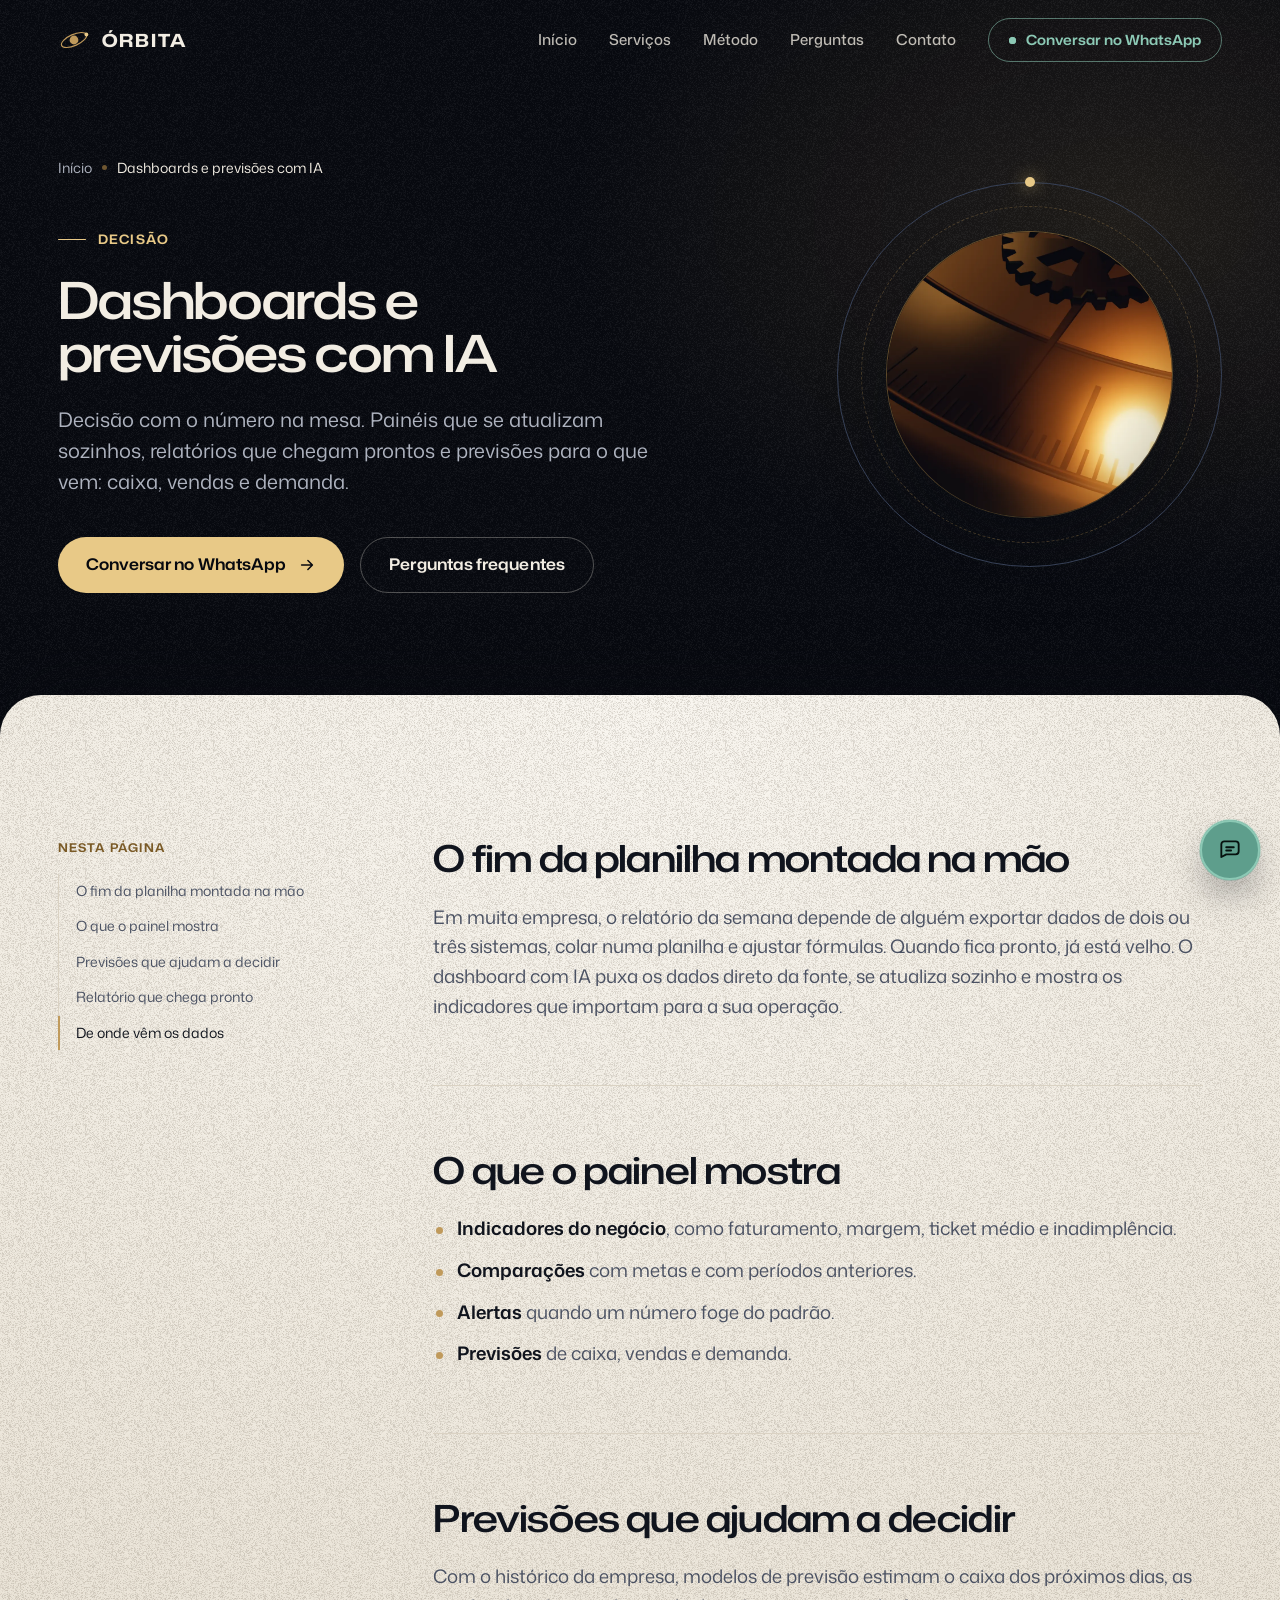
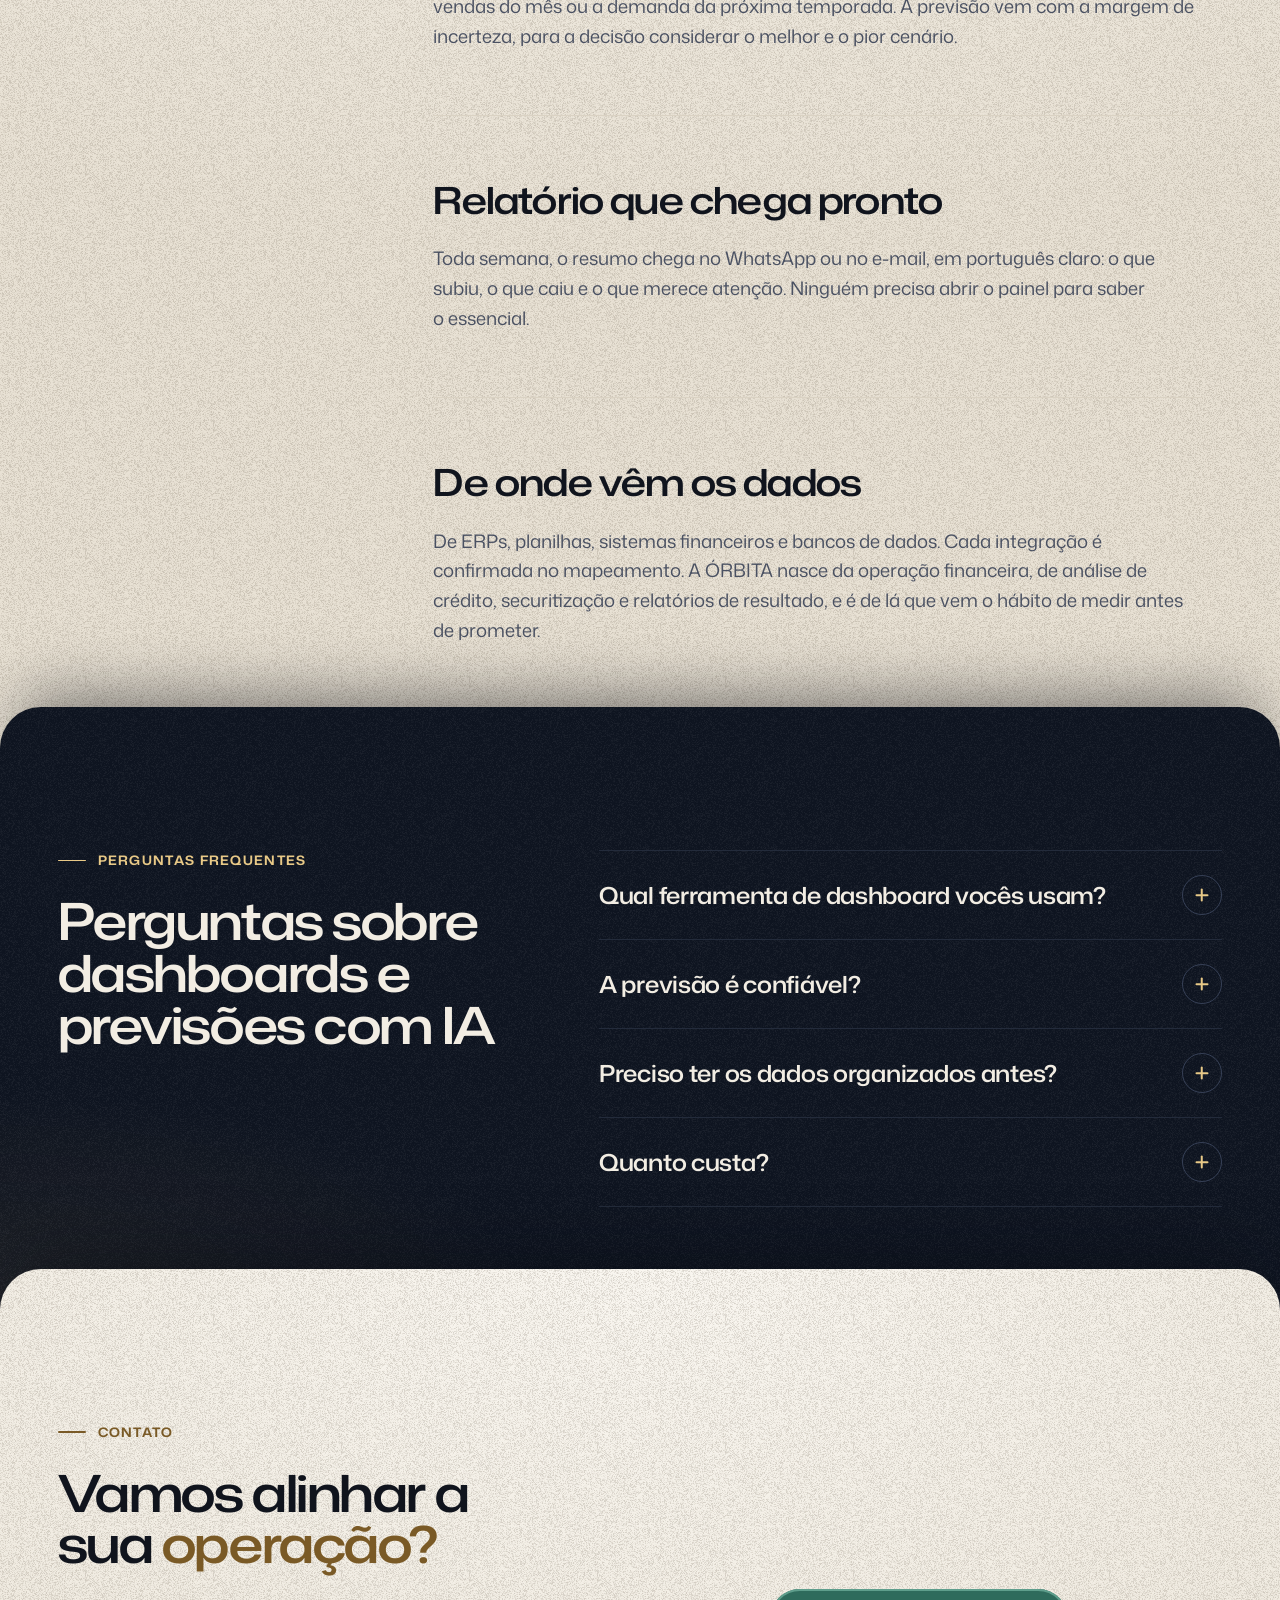
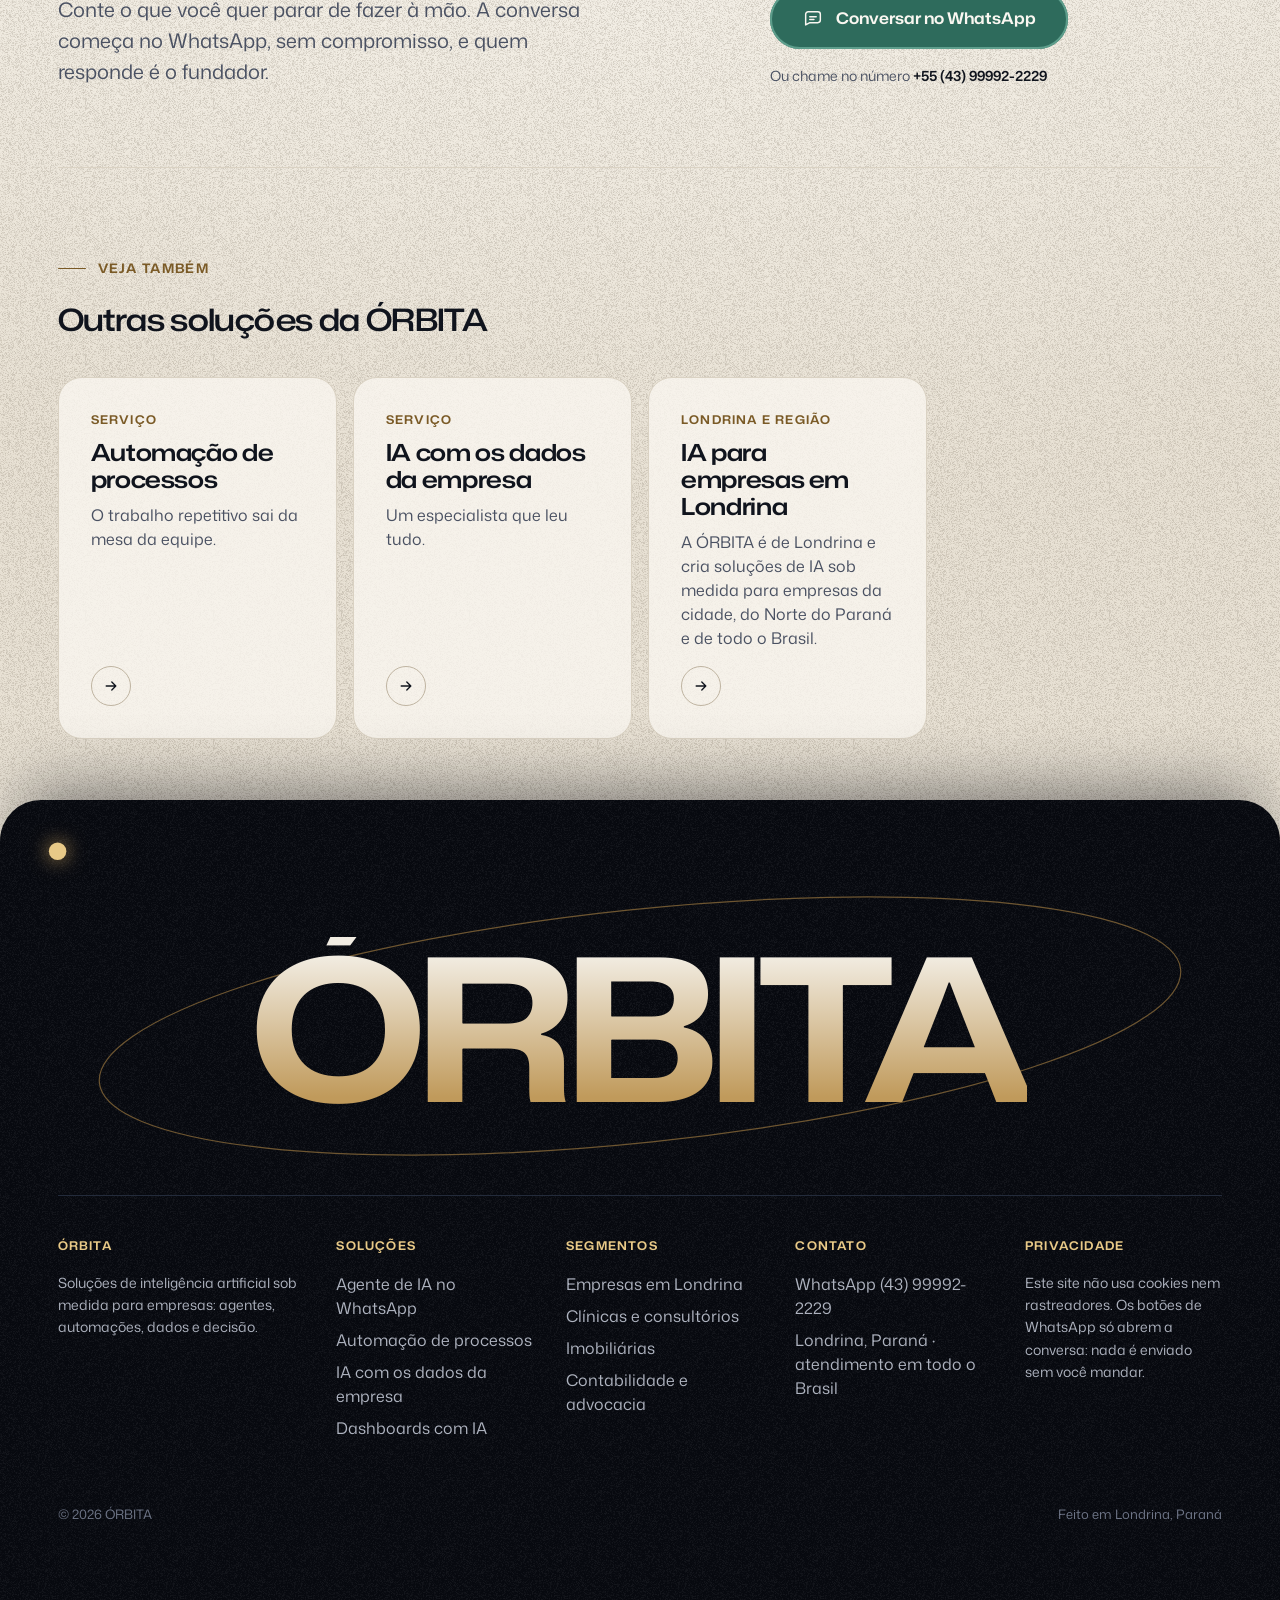
<file: dashboards-com-ia.html>
<!doctype html>
<html lang="pt-BR" class="is-carregado">
<head>
<meta charset="utf-8">
<meta name="viewport" content="width=device-width, initial-scale=1, viewport-fit=cover">
<title>Dashboards e previsões com IA para empresas | ÓRBITA</title>
<meta name="description" content="Dashboards que se atualizam sozinhos, relatórios que chegam prontos no WhatsApp ou no e-mail e previsões de caixa, vendas e demanda feitas com IA.">
<meta name="robots" content="index, follow, max-image-preview:large">
<link rel="canonical" href="https://www.iaorbita.com.br/dashboards-com-ia">
<meta name="theme-color" content="#07090F">
<meta property="og:type" content="website">
<meta property="og:locale" content="pt_BR">
<meta property="og:site_name" content="ÓRBITA">
<meta property="og:title" content="Dashboards e previsões com IA para empresas">
<meta property="og:description" content="Dashboards que se atualizam sozinhos, relatórios que chegam prontos no WhatsApp ou no e-mail e previsões de caixa, vendas e demanda feitas com IA.">
<meta property="og:url" content="https://www.iaorbita.com.br/dashboards-com-ia">
<meta property="og:image" content="https://www.iaorbita.com.br/assets/img/og.jpg">
<meta property="og:image:width" content="1200">
<meta property="og:image:height" content="630">
<meta name="twitter:card" content="summary_large_image">
<meta name="twitter:image" content="https://www.iaorbita.com.br/assets/img/og.jpg">
<link rel="icon" href="/assets/favicon.svg" type="image/svg+xml">
<link rel="apple-touch-icon" href="/assets/apple-touch-icon.png">
<link rel="preload" href="/assets/fonts/mona-sans-latin-standard-normal.woff2" as="font" type="font/woff2" crossorigin>
<link rel="stylesheet" href="/assets/paginas.css?v=cc5b201c">
<script type="application/ld+json">{"@context":"https://schema.org","@graph":[{"@type":"WebPage","@id":"https://www.iaorbita.com.br/dashboards-com-ia#pagina","url":"https://www.iaorbita.com.br/dashboards-com-ia","name":"Dashboards e previsões com IA para empresas | ÓRBITA","description":"Dashboards que se atualizam sozinhos, relatórios que chegam prontos no WhatsApp ou no e-mail e previsões de caixa, vendas e demanda feitas com IA.","inLanguage":"pt-BR","isPartOf":{"@id":"https://www.iaorbita.com.br/#site"},"about":{"@id":"https://www.iaorbita.com.br/dashboards-com-ia#servico"},"breadcrumb":{"@id":"https://www.iaorbita.com.br/dashboards-com-ia#migalhas"},"primaryImageOfPage":"https://www.iaorbita.com.br/assets/img/orbita-decisao.webp"},{"@type":"Service","@id":"https://www.iaorbita.com.br/dashboards-com-ia#servico","name":"Dashboards e previsões com IA","serviceType":"Dashboards e previsões com IA","description":"Dashboards que se atualizam sozinhos, relatórios que chegam prontos no WhatsApp ou no e-mail e previsões de caixa, vendas e demanda feitas com IA.","url":"https://www.iaorbita.com.br/dashboards-com-ia","provider":{"@id":"https://www.iaorbita.com.br/#empresa"},"areaServed":{"@type":"Country","name":"Brasil"}},{"@type":"BreadcrumbList","@id":"https://www.iaorbita.com.br/dashboards-com-ia#migalhas","itemListElement":[{"@type":"ListItem","position":1,"name":"Início","item":"https://www.iaorbita.com.br/"},{"@type":"ListItem","position":2,"name":"Dashboards e previsões com IA","item":"https://www.iaorbita.com.br/dashboards-com-ia"}]},{"@type":"FAQPage","@id":"https://www.iaorbita.com.br/dashboards-com-ia#perguntas","mainEntity":[{"@type":"Question","name":"Qual ferramenta de dashboard vocês usam?","acceptedAnswer":{"@type":"Answer","text":"Depende do que a empresa já usa e de quem vai consultar os números. Pode ser uma ferramenta de mercado ou um painel sob medida, e isso é definido no mapeamento."}},{"@type":"Question","name":"A previsão é confiável?","acceptedAnswer":{"@type":"Answer","text":"Toda previsão tem incerteza, e o painel mostra essa margem. Quanto mais histórico a empresa tem, melhor tende a ser a estimativa, e o modelo é acompanhado e ajustado com os resultados reais."}},{"@type":"Question","name":"Preciso ter os dados organizados antes?","acceptedAnswer":{"@type":"Answer","text":"Não. Organizar e conectar as fontes faz parte do trabalho. O mapeamento mostra o que já está disponível e o que precisa de ajuste."}},{"@type":"Question","name":"Quanto custa?","acceptedAnswer":{"@type":"Answer","text":"Depende das fontes de dados, dos indicadores e das previsões envolvidas. Depois do mapeamento você recebe uma proposta por escrito, com escopo e investimento fechados."}}]},{"@type":"ProfessionalService","@id":"https://www.iaorbita.com.br/#empresa","name":"ÓRBITA","alternateName":["ÓRBITA IA","Órbita IA"],"url":"https://www.iaorbita.com.br/","description":"ÓRBITA cria soluções de inteligência artificial sob medida para empresas: agentes de IA no WhatsApp, automação de processos, assistentes com os dados da empresa e dashboards com previsão. Base em Londrina (PR), atendimento em todo o Brasil.","logo":{"@type":"ImageObject","url":"https://www.iaorbita.com.br/assets/img/logo.png","width":512,"height":512},"image":"https://www.iaorbita.com.br/assets/img/og.jpg","address":{"@type":"PostalAddress","addressLocality":"Londrina","addressRegion":"PR","addressCountry":"BR"},"geo":{"@type":"GeoCoordinates","latitude":-23.3045,"longitude":-51.1696},"areaServed":[{"@type":"City","name":"Londrina"},{"@type":"State","name":"Paraná"},{"@type":"Country","name":"Brasil"}],"knowsAbout":["Inteligência artificial","Agentes de IA","Automação de processos","Dashboards e previsões"],"founder":{"@type":"Person","name":"Andre"},"makesOffer":[{"@type":"Offer","itemOffered":{"@type":"Service","name":"Agente de IA no WhatsApp","url":"https://www.iaorbita.com.br/agente-de-ia-whatsapp"}},{"@type":"Offer","itemOffered":{"@type":"Service","name":"Automação de processos com IA","url":"https://www.iaorbita.com.br/automacao-de-processos"}},{"@type":"Offer","itemOffered":{"@type":"Service","name":"Assistente de IA com os dados da empresa","url":"https://www.iaorbita.com.br/ia-com-dados-da-empresa"}},{"@type":"Offer","itemOffered":{"@type":"Service","name":"Dashboards e previsões com IA","url":"https://www.iaorbita.com.br/dashboards-com-ia"}}],"telephone":"+5543999922229","contactPoint":{"@type":"ContactPoint","telephone":"+5543999922229","contactType":"customer service","availableLanguage":"Portuguese","areaServed":"BR"}},{"@type":"WebSite","@id":"https://www.iaorbita.com.br/#site","url":"https://www.iaorbita.com.br/","name":"ÓRBITA"}]}</script>
</head>
<body class="pg">
<a class="pular" href="#conteudo">Pular para o conteúdo</a>
<header class="topo" id="topo">
  <div class="wrap topo__barra">
    <a class="marca" href="/" aria-label="ÓRBITA, página inicial"><svg class="marca__glifo" viewBox="0 0 40 40" aria-hidden="true"><ellipse cx="20" cy="20" rx="17" ry="7" transform="rotate(-24 20 20)"/><circle class="marca__sol" cx="20" cy="20" r="5.5"/><circle class="marca__planeta" cx="35.5" cy="13.1" r="2.4"/></svg><span class="marca__nome">ÓRBITA</span></a>
    <nav class="topo__nav" aria-label="Seções">
      <a href="/">Início</a>
      <a href="/#servicos">Serviços</a>
      <a href="/#metodo">Método</a>
      <a href="#perguntas">Perguntas</a>
      <a href="/#contato">Contato</a>
    </nav>
    <a class="cta-topo" href="https://wa.me/5543999922229?text=Ol%C3%A1%2C%20%C3%93RBITA%21%20Quero%20um%20painel%20com%20os%20n%C3%BAmeros%20da%20minha%20empresa%20atualizados%20sozinhos." target="_blank" rel="noopener"><span class="cta-topo__ponto" aria-hidden="true"></span><span><span class="cta-topo__longo">Conversar no </span>WhatsApp</span></a>
    <button class="topo__menu" type="button" aria-expanded="false" aria-controls="menu-movel"><span class="topo__menu-linhas" aria-hidden="true"><i></i><i></i></span><span class="topo__menu-txt">Menu</span></button>
  </div>
</header>
<a class="whats-fixo" href="https://wa.me/5543999922229?text=Ol%C3%A1%2C%20%C3%93RBITA%21%20Quero%20um%20painel%20com%20os%20n%C3%BAmeros%20da%20minha%20empresa%20atualizados%20sozinhos." target="_blank" rel="noopener" aria-label="Conversar no WhatsApp">
  <span class="whats-fixo__rotulo" aria-hidden="true">Conversar no WhatsApp</span>
  <span class="whats-fixo__botao" aria-hidden="true"><svg viewBox="0 0 24 24" aria-hidden="true"><path d="M4 18.5V6.8A2.8 2.8 0 0 1 6.8 4h10.4A2.8 2.8 0 0 1 20 6.8v6.4a2.8 2.8 0 0 1-2.8 2.8H8.6L4 18.5Z"/><path d="M8.5 9.5h7M8.5 12.5h4.5"/></svg></span>
</a>
<div class="menu-movel" id="menu-movel" hidden>
  <nav class="wrap" aria-label="Menu">
    <a href="/">Início</a>
    <a href="/#servicos">Serviços</a>
    <a href="/#metodo">Método</a>
    <a href="#perguntas">Perguntas</a>
    <a href="/#contato">Contato</a>
  </nav>
  <p class="menu-movel__rodape wrap">Londrina, Paraná · atendimento em todo o Brasil</p>
</div>
<main id="conteudo">
<section class="pg-capa tema-escuro" data-tema="escuro" aria-labelledby="pg-titulo">
  <div class="wrap pg-capa__grade">
    <div class="pg-capa__texto">
      <nav class="migalhas" aria-label="Você está em"><ol><li><a href="/">Início</a></li><li aria-current="page">Dashboards e previsões com IA</li></ol></nav>
      <p class="sobretitulo">Decisão</p>
      <h1 class="pg-titulo" id="pg-titulo">Dashboards e previsões com IA</h1>
      <p class="pg-lead">Decisão com o número na mesa. Painéis que se atualizam sozinhos, relatórios que chegam prontos e previsões para o que vem: caixa, vendas e demanda.</p>
      <div class="pg-acoes">
        <a class="btn btn--latao" href="https://wa.me/5543999922229?text=Ol%C3%A1%2C%20%C3%93RBITA%21%20Quero%20um%20painel%20com%20os%20n%C3%BAmeros%20da%20minha%20empresa%20atualizados%20sozinhos." target="_blank" rel="noopener">Conversar no WhatsApp<svg viewBox="0 0 20 20" aria-hidden="true"><path d="M4 10h11M11 5l5 5-5 5"/></svg></a>
        <a class="btn btn--fantasma" href="#perguntas">Perguntas frequentes</a>
      </div>
    </div>
    <figure class="pg-fig" aria-hidden="true">
      <div class="pg-fig__orbe"><img src="/assets/img/orbita-decisao.webp" width="1000" height="1000" alt="" decoding="async"></div>
      <span class="pg-fig__aro"></span>
      <span class="pg-fig__satelite"></span>
    </figure>
  </div>
</section>

<article class="pg-corpo sec tema-claro folha" data-tema="claro" aria-labelledby="pg-titulo">
  <div class="wrap pg-corpo__grade">
    <nav class="sumario" aria-label="Nesta página"><p class="sumario__titulo">Nesta página</p><ol><li><a href="#o-fim-da-planilha-montada-na-mao">O fim da planilha montada na mão</a></li><li><a href="#o-que-o-painel-mostra">O que o painel mostra</a></li><li><a href="#previsoes-que-ajudam-a-decidir">Previsões que ajudam a decidir</a></li><li><a href="#relatorio-que-chega-pronto">Relatório que chega pronto</a></li><li><a href="#de-onde-vem-os-dados">De onde vêm os dados</a></li></ol></nav>
    <div class="prosa">
<section aria-labelledby="o-fim-da-planilha-montada-na-mao"><h2 id="o-fim-da-planilha-montada-na-mao">O fim da planilha montada na mão</h2><p>Em muita empresa, o relatório da semana depende de alguém exportar dados de dois ou três sistemas, colar numa planilha e ajustar fórmulas. Quando fica pronto, já está velho. O dashboard com IA puxa os dados direto da fonte, se atualiza sozinho e mostra os indicadores que importam para a sua operação.</p></section>
<section aria-labelledby="o-que-o-painel-mostra"><h2 id="o-que-o-painel-mostra">O que o painel mostra</h2><ul class="lista">
  <li><b>Indicadores do negócio</b>, como faturamento, margem, ticket médio e inadimplência.</li>
  <li><b>Comparações</b> com metas e com períodos anteriores.</li>
  <li><b>Alertas</b> quando um número foge do padrão.</li>
  <li><b>Previsões</b> de caixa, vendas e demanda.</li>
</ul></section>
<section aria-labelledby="previsoes-que-ajudam-a-decidir"><h2 id="previsoes-que-ajudam-a-decidir">Previsões que ajudam a decidir</h2><p>Com o histórico da empresa, modelos de previsão estimam o caixa dos próximos dias, as vendas do mês ou a demanda da próxima temporada. A previsão vem com a margem de incerteza, para a decisão considerar o melhor e o pior cenário.</p></section>
<section aria-labelledby="relatorio-que-chega-pronto"><h2 id="relatorio-que-chega-pronto">Relatório que chega pronto</h2><p>Toda semana, o resumo chega no WhatsApp ou no e-mail, em português claro: o que subiu, o que caiu e o que merece atenção. Ninguém precisa abrir o painel para saber o essencial.</p></section>
<section aria-labelledby="de-onde-vem-os-dados"><h2 id="de-onde-vem-os-dados">De onde vêm os dados</h2><p>De ERPs, planilhas, sistemas financeiros e bancos de dados. Cada integração é confirmada no mapeamento. A ÓRBITA nasce da operação financeira, de análise de crédito, securitização e relatórios de resultado, e é de lá que vem o hábito de medir antes de prometer.</p></section>
    </div>
  </div>
</article>

<section class="sec sec--faq tema-escuro folha" id="perguntas" data-tema="escuro" aria-labelledby="faq-titulo">
  <div class="wrap faq">
    <div class="faq__lado">
      <p class="sobretitulo">Perguntas frequentes</p>
      <h2 class="titulo" id="faq-titulo">Perguntas sobre dashboards e previsões com IA</h2>
    </div>
    <div class="faq__lista"><details class="faq__item"><summary>Qual ferramenta de dashboard vocês usam?<span class="faq__sinal" aria-hidden="true"></span></summary><div class="faq__resposta"><p>Depende do que a empresa já usa e de quem vai consultar os números. Pode ser uma ferramenta de mercado ou um painel sob medida, e isso é definido no mapeamento.</p></div></details><details class="faq__item"><summary>A previsão é confiável?<span class="faq__sinal" aria-hidden="true"></span></summary><div class="faq__resposta"><p>Toda previsão tem incerteza, e o painel mostra essa margem. Quanto mais histórico a empresa tem, melhor tende a ser a estimativa, e o modelo é acompanhado e ajustado com os resultados reais.</p></div></details><details class="faq__item"><summary>Preciso ter os dados organizados antes?<span class="faq__sinal" aria-hidden="true"></span></summary><div class="faq__resposta"><p>Não. Organizar e conectar as fontes faz parte do trabalho. O mapeamento mostra o que já está disponível e o que precisa de ajuste.</p></div></details><details class="faq__item"><summary>Quanto custa?<span class="faq__sinal" aria-hidden="true"></span></summary><div class="faq__resposta"><p>Depende das fontes de dados, dos indicadores e das previsões envolvidas. Depois do mapeamento você recebe uma proposta por escrito, com escopo e investimento fechados.</p></div></details></div>
  </div>
</section>

<section class="sec tema-claro folha pg-fim" data-tema="claro" aria-labelledby="fim-titulo">
  <div class="wrap">
    <div class="pg-cta">
      <div>
        <p class="sobretitulo">Contato</p>
        <h2 class="titulo" id="fim-titulo">Vamos alinhar a sua <b>operação?</b></h2>
        <p class="intro">Conte o que você quer parar de fazer à mão. A conversa começa no WhatsApp, sem compromisso, e quem responde é o fundador.</p>
      </div>
      <div class="pg-cta__acoes">
        <a class="cta-whats" href="https://wa.me/5543999922229?text=Ol%C3%A1%2C%20%C3%93RBITA%21%20Quero%20um%20painel%20com%20os%20n%C3%BAmeros%20da%20minha%20empresa%20atualizados%20sozinhos." target="_blank" rel="noopener"><svg viewBox="0 0 24 24" aria-hidden="true"><path d="M4 18.5V6.8A2.8 2.8 0 0 1 6.8 4h10.4A2.8 2.8 0 0 1 20 6.8v6.4a2.8 2.8 0 0 1-2.8 2.8H8.6L4 18.5Z"/><path d="M8.5 9.5h7M8.5 12.5h4.5"/></svg>Conversar no WhatsApp</a>
        <p class="pg-cta__nota">Ou chame no número <b>+55 (43) 99992-2229</b></p>
      </div>
    </div>
    <div class="pg-rel">
      <p class="sobretitulo">Veja também</p>
      <h2 class="pg-rel__titulo">Outras soluções da ÓRBITA</h2>
      <ul class="pg-rel__lista"><li><a class="rel-card" href="/automacao-de-processos"><span class="rel-card__grupo">Serviço</span><span class="rel-card__titulo">Automação de processos</span><span class="rel-card__desc">O trabalho repetitivo sai da mesa da equipe.</span><span class="rel-card__seta" aria-hidden="true"><svg viewBox="0 0 20 20" aria-hidden="true"><path d="M4 10h11M11 5l5 5-5 5"/></svg></span></a></li><li><a class="rel-card" href="/ia-com-dados-da-empresa"><span class="rel-card__grupo">Serviço</span><span class="rel-card__titulo">IA com os dados da empresa</span><span class="rel-card__desc">Um especialista que leu tudo.</span><span class="rel-card__seta" aria-hidden="true"><svg viewBox="0 0 20 20" aria-hidden="true"><path d="M4 10h11M11 5l5 5-5 5"/></svg></span></a></li><li><a class="rel-card" href="/ia-para-empresas-em-londrina"><span class="rel-card__grupo">Londrina e região</span><span class="rel-card__titulo">IA para empresas em Londrina</span><span class="rel-card__desc">A ÓRBITA é de Londrina e cria soluções de IA sob medida para empresas da cidade, do Norte do Paraná e de todo o Brasil.</span><span class="rel-card__seta" aria-hidden="true"><svg viewBox="0 0 20 20" aria-hidden="true"><path d="M4 10h11M11 5l5 5-5 5"/></svg></span></a></li></ul>
    </div>
  </div>
</section>
</main>

<footer class="rodape tema-escuro folha" data-tema="escuro">
  <div class="wrap">
    <div class="rodape__marca" aria-hidden="true">
      <svg class="rodape__orbita" viewBox="0 0 1200 360" preserveAspectRatio="xMidYMid meet">
        <ellipse id="rodape-elipse" cx="600" cy="180" rx="560" ry="120" transform="rotate(-6 600 180)"/>
        <circle class="rodape__planeta" r="9"><animateMotion dur="26s" repeatCount="indefinite" rotate="0"><mpath href="#rodape-elipse"/></animateMotion></circle>
      </svg>
      <span class="rodape__nome">ÓRBITA</span>
    </div>
    <div class="rodape__grade">
      <div><h2>ÓRBITA</h2><p>Soluções de inteligência artificial sob medida para empresas: agentes, automações, dados e decisão.</p></div>
      <div><h2>Soluções</h2><ul><li><a href="/agente-de-ia-whatsapp">Agente de IA no WhatsApp</a></li><li><a href="/automacao-de-processos">Automação de processos</a></li><li><a href="/ia-com-dados-da-empresa">IA com os dados da empresa</a></li><li><a href="/dashboards-com-ia">Dashboards com IA</a></li></ul></div>
      <div><h2>Segmentos</h2><ul><li><a href="/ia-para-empresas-em-londrina">Empresas em Londrina</a></li><li><a href="/ia-para-clinicas">Clínicas e consultórios</a></li><li><a href="/ia-para-imobiliarias">Imobiliárias</a></li><li><a href="/ia-para-contabilidade-e-advocacia">Contabilidade e advocacia</a></li></ul></div>
      <div><h2>Contato</h2><ul><li><a href="https://wa.me/5543999922229?text=Ol%C3%A1%2C%20%C3%93RBITA%21%20Vim%20pelo%20site%20e%20quero%20conversar%20sobre%20IA%20para%20a%20minha%20empresa." target="_blank" rel="noopener">WhatsApp (43) 99992-2229</a></li><li>Londrina, Paraná · atendimento em todo o Brasil</li></ul></div>
      <div><h2>Privacidade</h2><p>Este site não usa cookies nem rastreadores. Os botões de WhatsApp só abrem a conversa: nada é enviado sem você mandar.</p></div>
    </div>
    <div class="rodape__fim"><span>© 2026 ÓRBITA</span><span>Feito em Londrina, Paraná</span></div>
  </div>
</footer>
<script src="/assets/paginas.js?v=98499b55" defer></script>
</body>
</html>
</file>
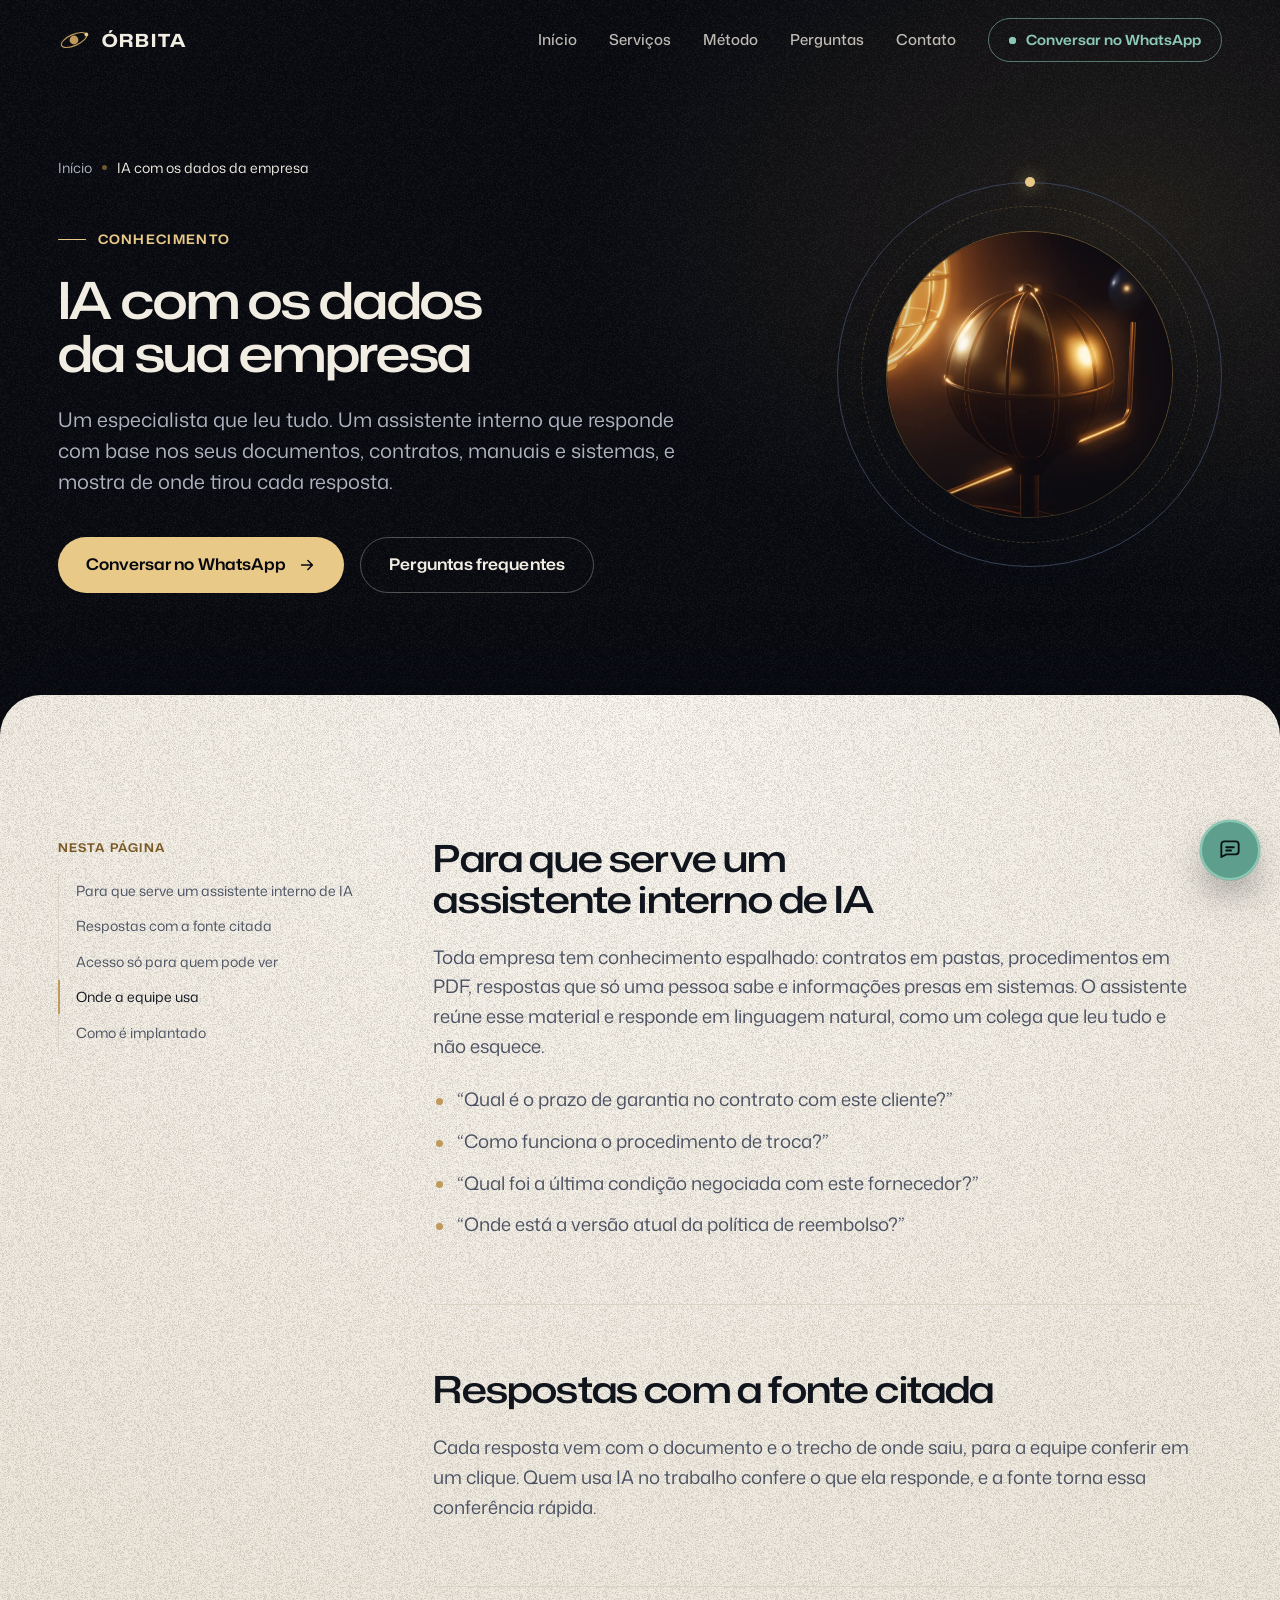
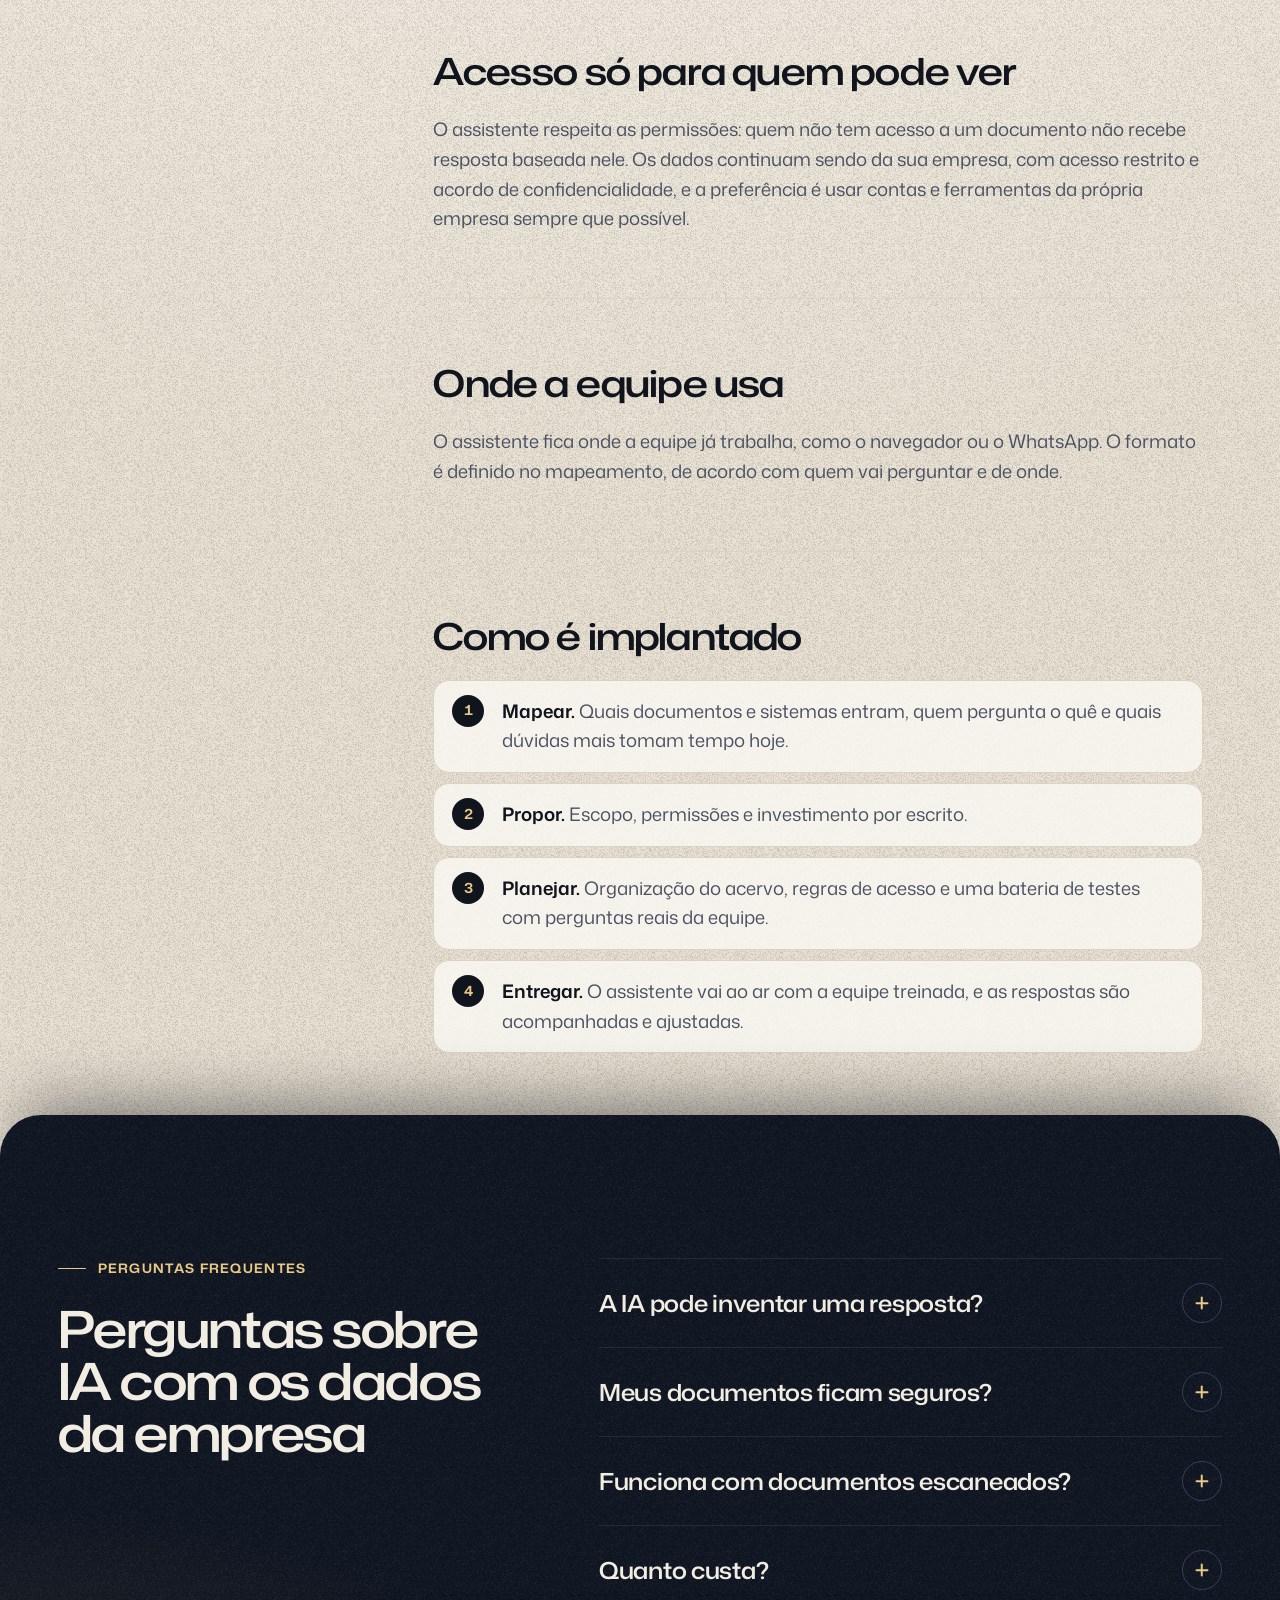
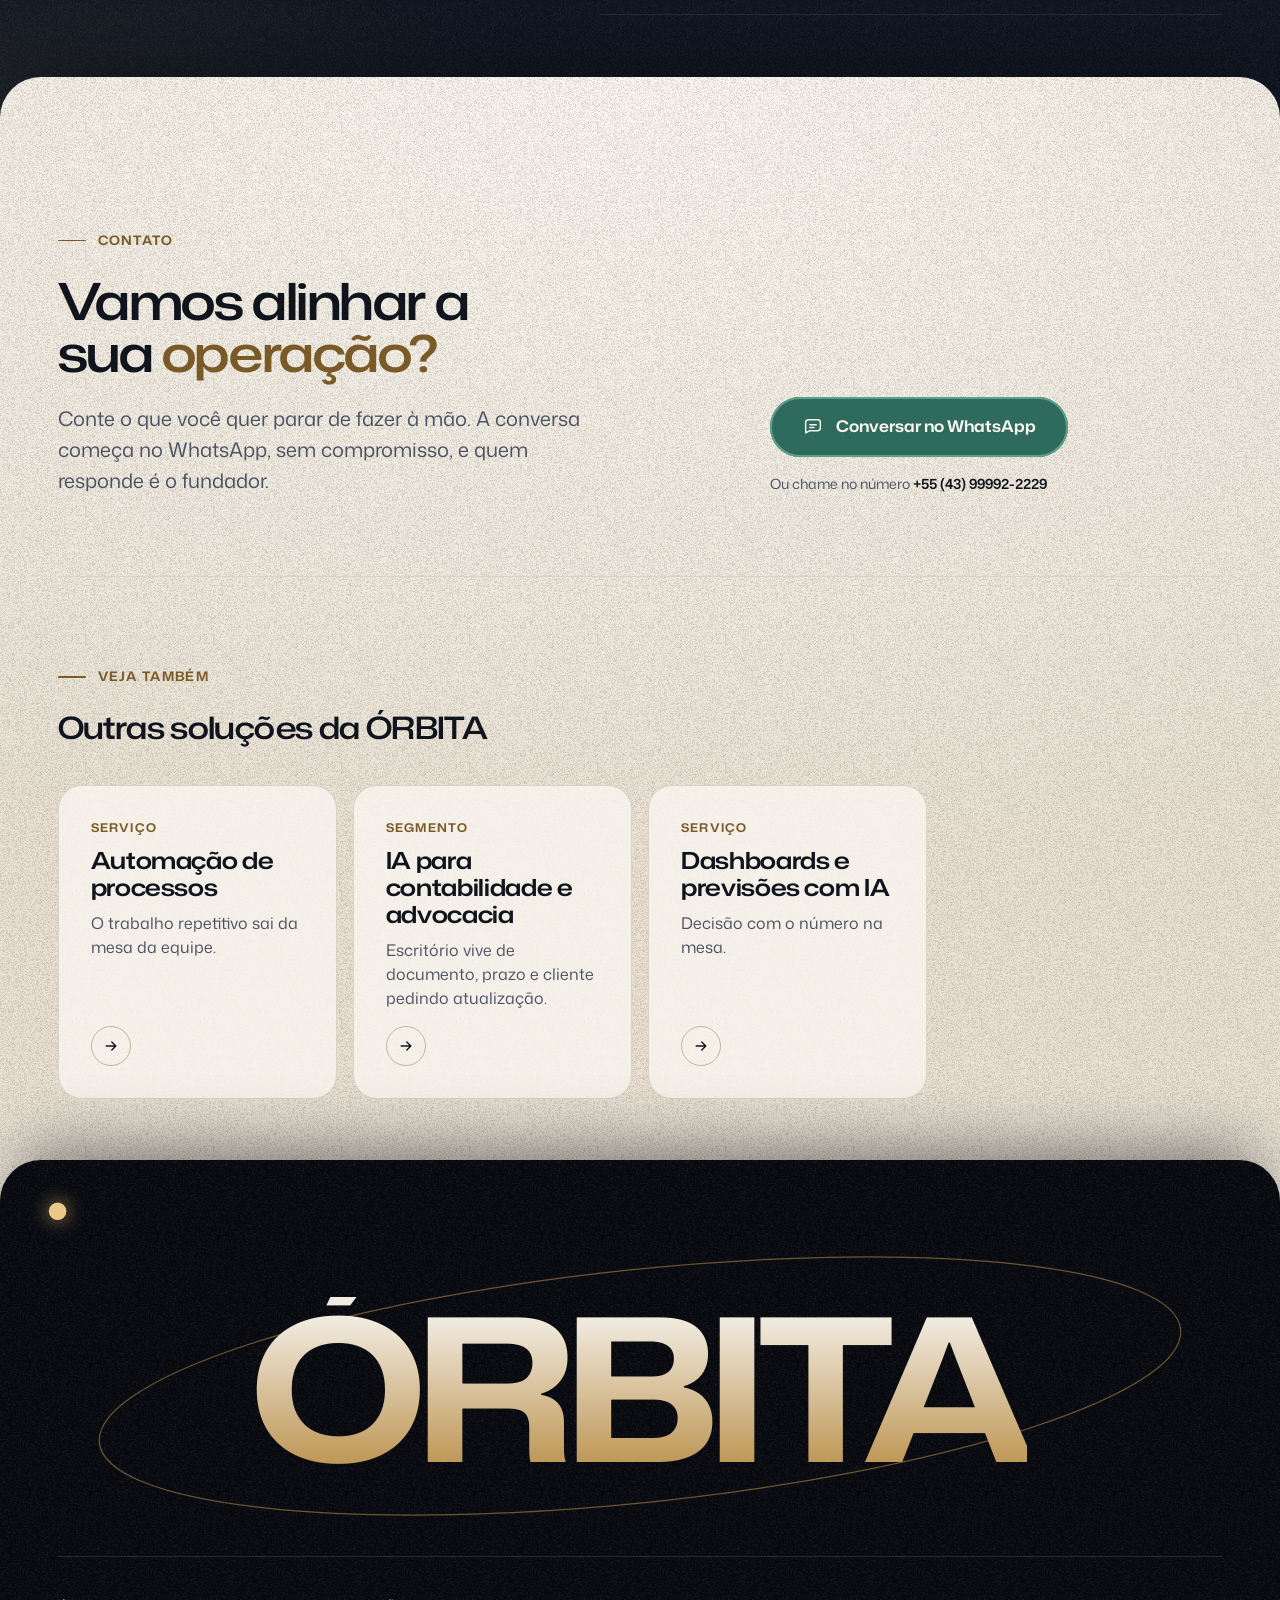
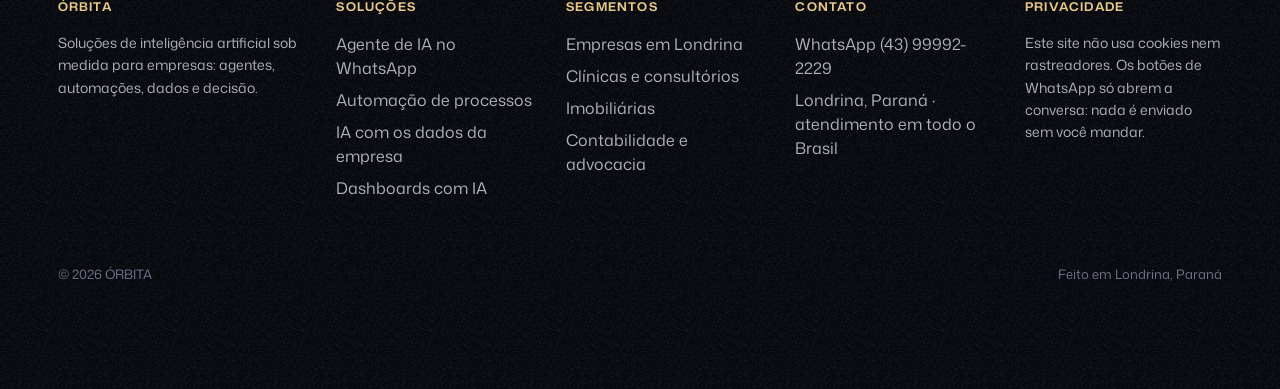
<file: ia-com-dados-da-empresa.html>
<!doctype html>
<html lang="pt-BR" class="is-carregado">
<head>
<meta charset="utf-8">
<meta name="viewport" content="width=device-width, initial-scale=1, viewport-fit=cover">
<title>Assistente de IA com os dados da sua empresa | ÓRBITA</title>
<meta name="description" content="Assistente de IA que responde com base nos documentos, contratos e sistemas da sua empresa, mostra a fonte de cada resposta e respeita permissões.">
<meta name="robots" content="index, follow, max-image-preview:large">
<link rel="canonical" href="https://www.iaorbita.com.br/ia-com-dados-da-empresa">
<meta name="theme-color" content="#07090F">
<meta property="og:type" content="website">
<meta property="og:locale" content="pt_BR">
<meta property="og:site_name" content="ÓRBITA">
<meta property="og:title" content="Assistente de IA com os dados da sua empresa">
<meta property="og:description" content="Assistente de IA que responde com base nos documentos, contratos e sistemas da sua empresa, mostra a fonte de cada resposta e respeita permissões.">
<meta property="og:url" content="https://www.iaorbita.com.br/ia-com-dados-da-empresa">
<meta property="og:image" content="https://www.iaorbita.com.br/assets/img/og.jpg">
<meta property="og:image:width" content="1200">
<meta property="og:image:height" content="630">
<meta name="twitter:card" content="summary_large_image">
<meta name="twitter:image" content="https://www.iaorbita.com.br/assets/img/og.jpg">
<link rel="icon" href="/assets/favicon.svg" type="image/svg+xml">
<link rel="apple-touch-icon" href="/assets/apple-touch-icon.png">
<link rel="preload" href="/assets/fonts/mona-sans-latin-standard-normal.woff2" as="font" type="font/woff2" crossorigin>
<link rel="stylesheet" href="/assets/paginas.css?v=cc5b201c">
<script type="application/ld+json">{"@context":"https://schema.org","@graph":[{"@type":"WebPage","@id":"https://www.iaorbita.com.br/ia-com-dados-da-empresa#pagina","url":"https://www.iaorbita.com.br/ia-com-dados-da-empresa","name":"Assistente de IA com os dados da sua empresa | ÓRBITA","description":"Assistente de IA que responde com base nos documentos, contratos e sistemas da sua empresa, mostra a fonte de cada resposta e respeita permissões.","inLanguage":"pt-BR","isPartOf":{"@id":"https://www.iaorbita.com.br/#site"},"about":{"@id":"https://www.iaorbita.com.br/ia-com-dados-da-empresa#servico"},"breadcrumb":{"@id":"https://www.iaorbita.com.br/ia-com-dados-da-empresa#migalhas"},"primaryImageOfPage":"https://www.iaorbita.com.br/assets/img/orbita-conhecimento.webp"},{"@type":"Service","@id":"https://www.iaorbita.com.br/ia-com-dados-da-empresa#servico","name":"Assistente de IA com os dados da empresa","serviceType":"IA com os dados da empresa","description":"Assistente de IA que responde com base nos documentos, contratos e sistemas da sua empresa, mostra a fonte de cada resposta e respeita permissões.","url":"https://www.iaorbita.com.br/ia-com-dados-da-empresa","provider":{"@id":"https://www.iaorbita.com.br/#empresa"},"areaServed":{"@type":"Country","name":"Brasil"}},{"@type":"BreadcrumbList","@id":"https://www.iaorbita.com.br/ia-com-dados-da-empresa#migalhas","itemListElement":[{"@type":"ListItem","position":1,"name":"Início","item":"https://www.iaorbita.com.br/"},{"@type":"ListItem","position":2,"name":"IA com os dados da empresa","item":"https://www.iaorbita.com.br/ia-com-dados-da-empresa"}]},{"@type":"FAQPage","@id":"https://www.iaorbita.com.br/ia-com-dados-da-empresa#perguntas","mainEntity":[{"@type":"Question","name":"A IA pode inventar uma resposta?","acceptedAnswer":{"@type":"Answer","text":"O assistente é configurado para responder com base nos documentos da empresa e é testado para dizer que não encontrou quando a informação não está no material. Por isso a fonte vem junto: qualquer resposta pode ser conferida em um clique."}},{"@type":"Question","name":"Meus documentos ficam seguros?","acceptedAnswer":{"@type":"Answer","text":"Os documentos são usados só para responder às perguntas da sua equipe, com acesso restrito e acordo de confidencialidade. Os provedores de IA usados e as condições de uso dos dados ficam descritos na proposta."}},{"@type":"Question","name":"Funciona com documentos escaneados?","acceptedAnswer":{"@type":"Answer","text":"Sim. Documentos escaneados e fotos também podem ser lidos, e a qualidade da digitalização influencia o resultado."}},{"@type":"Question","name":"Quanto custa?","acceptedAnswer":{"@type":"Answer","text":"Depende do volume de documentos, dos sistemas e de quantas pessoas vão usar. Depois do mapeamento você recebe uma proposta por escrito, com escopo e investimento fechados."}}]},{"@type":"ProfessionalService","@id":"https://www.iaorbita.com.br/#empresa","name":"ÓRBITA","alternateName":["ÓRBITA IA","Órbita IA"],"url":"https://www.iaorbita.com.br/","description":"ÓRBITA cria soluções de inteligência artificial sob medida para empresas: agentes de IA no WhatsApp, automação de processos, assistentes com os dados da empresa e dashboards com previsão. Base em Londrina (PR), atendimento em todo o Brasil.","logo":{"@type":"ImageObject","url":"https://www.iaorbita.com.br/assets/img/logo.png","width":512,"height":512},"image":"https://www.iaorbita.com.br/assets/img/og.jpg","address":{"@type":"PostalAddress","addressLocality":"Londrina","addressRegion":"PR","addressCountry":"BR"},"geo":{"@type":"GeoCoordinates","latitude":-23.3045,"longitude":-51.1696},"areaServed":[{"@type":"City","name":"Londrina"},{"@type":"State","name":"Paraná"},{"@type":"Country","name":"Brasil"}],"knowsAbout":["Inteligência artificial","Agentes de IA","Automação de processos","Dashboards e previsões"],"founder":{"@type":"Person","name":"Andre"},"makesOffer":[{"@type":"Offer","itemOffered":{"@type":"Service","name":"Agente de IA no WhatsApp","url":"https://www.iaorbita.com.br/agente-de-ia-whatsapp"}},{"@type":"Offer","itemOffered":{"@type":"Service","name":"Automação de processos com IA","url":"https://www.iaorbita.com.br/automacao-de-processos"}},{"@type":"Offer","itemOffered":{"@type":"Service","name":"Assistente de IA com os dados da empresa","url":"https://www.iaorbita.com.br/ia-com-dados-da-empresa"}},{"@type":"Offer","itemOffered":{"@type":"Service","name":"Dashboards e previsões com IA","url":"https://www.iaorbita.com.br/dashboards-com-ia"}}],"telephone":"+5543999922229","contactPoint":{"@type":"ContactPoint","telephone":"+5543999922229","contactType":"customer service","availableLanguage":"Portuguese","areaServed":"BR"}},{"@type":"WebSite","@id":"https://www.iaorbita.com.br/#site","url":"https://www.iaorbita.com.br/","name":"ÓRBITA"}]}</script>
</head>
<body class="pg">
<a class="pular" href="#conteudo">Pular para o conteúdo</a>
<header class="topo" id="topo">
  <div class="wrap topo__barra">
    <a class="marca" href="/" aria-label="ÓRBITA, página inicial"><svg class="marca__glifo" viewBox="0 0 40 40" aria-hidden="true"><ellipse cx="20" cy="20" rx="17" ry="7" transform="rotate(-24 20 20)"/><circle class="marca__sol" cx="20" cy="20" r="5.5"/><circle class="marca__planeta" cx="35.5" cy="13.1" r="2.4"/></svg><span class="marca__nome">ÓRBITA</span></a>
    <nav class="topo__nav" aria-label="Seções">
      <a href="/">Início</a>
      <a href="/#servicos">Serviços</a>
      <a href="/#metodo">Método</a>
      <a href="#perguntas">Perguntas</a>
      <a href="/#contato">Contato</a>
    </nav>
    <a class="cta-topo" href="https://wa.me/5543999922229?text=Ol%C3%A1%2C%20%C3%93RBITA%21%20Quero%20um%20assistente%20de%20IA%20que%20responda%20com%20base%20nos%20documentos%20da%20minha%20empresa." target="_blank" rel="noopener"><span class="cta-topo__ponto" aria-hidden="true"></span><span><span class="cta-topo__longo">Conversar no </span>WhatsApp</span></a>
    <button class="topo__menu" type="button" aria-expanded="false" aria-controls="menu-movel"><span class="topo__menu-linhas" aria-hidden="true"><i></i><i></i></span><span class="topo__menu-txt">Menu</span></button>
  </div>
</header>
<a class="whats-fixo" href="https://wa.me/5543999922229?text=Ol%C3%A1%2C%20%C3%93RBITA%21%20Quero%20um%20assistente%20de%20IA%20que%20responda%20com%20base%20nos%20documentos%20da%20minha%20empresa." target="_blank" rel="noopener" aria-label="Conversar no WhatsApp">
  <span class="whats-fixo__rotulo" aria-hidden="true">Conversar no WhatsApp</span>
  <span class="whats-fixo__botao" aria-hidden="true"><svg viewBox="0 0 24 24" aria-hidden="true"><path d="M4 18.5V6.8A2.8 2.8 0 0 1 6.8 4h10.4A2.8 2.8 0 0 1 20 6.8v6.4a2.8 2.8 0 0 1-2.8 2.8H8.6L4 18.5Z"/><path d="M8.5 9.5h7M8.5 12.5h4.5"/></svg></span>
</a>
<div class="menu-movel" id="menu-movel" hidden>
  <nav class="wrap" aria-label="Menu">
    <a href="/">Início</a>
    <a href="/#servicos">Serviços</a>
    <a href="/#metodo">Método</a>
    <a href="#perguntas">Perguntas</a>
    <a href="/#contato">Contato</a>
  </nav>
  <p class="menu-movel__rodape wrap">Londrina, Paraná · atendimento em todo o Brasil</p>
</div>
<main id="conteudo">
<section class="pg-capa tema-escuro" data-tema="escuro" aria-labelledby="pg-titulo">
  <div class="wrap pg-capa__grade">
    <div class="pg-capa__texto">
      <nav class="migalhas" aria-label="Você está em"><ol><li><a href="/">Início</a></li><li aria-current="page">IA com os dados da empresa</li></ol></nav>
      <p class="sobretitulo">Conhecimento</p>
      <h1 class="pg-titulo" id="pg-titulo">IA com os dados da sua empresa</h1>
      <p class="pg-lead">Um especialista que leu tudo. Um assistente interno que responde com base nos seus documentos, contratos, manuais e sistemas, e mostra de onde tirou cada resposta.</p>
      <div class="pg-acoes">
        <a class="btn btn--latao" href="https://wa.me/5543999922229?text=Ol%C3%A1%2C%20%C3%93RBITA%21%20Quero%20um%20assistente%20de%20IA%20que%20responda%20com%20base%20nos%20documentos%20da%20minha%20empresa." target="_blank" rel="noopener">Conversar no WhatsApp<svg viewBox="0 0 20 20" aria-hidden="true"><path d="M4 10h11M11 5l5 5-5 5"/></svg></a>
        <a class="btn btn--fantasma" href="#perguntas">Perguntas frequentes</a>
      </div>
    </div>
    <figure class="pg-fig" aria-hidden="true">
      <div class="pg-fig__orbe"><img src="/assets/img/orbita-conhecimento.webp" width="1000" height="1000" alt="" decoding="async"></div>
      <span class="pg-fig__aro"></span>
      <span class="pg-fig__satelite"></span>
    </figure>
  </div>
</section>

<article class="pg-corpo sec tema-claro folha" data-tema="claro" aria-labelledby="pg-titulo">
  <div class="wrap pg-corpo__grade">
    <nav class="sumario" aria-label="Nesta página"><p class="sumario__titulo">Nesta página</p><ol><li><a href="#para-que-serve-um-assistente-interno-de-ia">Para que serve um assistente interno de IA</a></li><li><a href="#respostas-com-a-fonte-citada">Respostas com a fonte citada</a></li><li><a href="#acesso-so-para-quem-pode-ver">Acesso só para quem pode ver</a></li><li><a href="#onde-a-equipe-usa">Onde a equipe usa</a></li><li><a href="#como-e-implantado">Como é implantado</a></li></ol></nav>
    <div class="prosa">
<section aria-labelledby="para-que-serve-um-assistente-interno-de-ia"><h2 id="para-que-serve-um-assistente-interno-de-ia">Para que serve um assistente interno de IA</h2><p>Toda empresa tem conhecimento espalhado: contratos em pastas, procedimentos em PDF, respostas que só uma pessoa sabe e informações presas em sistemas. O assistente reúne esse material e responde em linguagem natural, como um colega que leu tudo e não esquece.</p>
<ul class="lista">
  <li>“Qual é o prazo de garantia no contrato com este cliente?”</li>
  <li>“Como funciona o procedimento de troca?”</li>
  <li>“Qual foi a última condição negociada com este fornecedor?”</li>
  <li>“Onde está a versão atual da política de reembolso?”</li>
</ul></section>
<section aria-labelledby="respostas-com-a-fonte-citada"><h2 id="respostas-com-a-fonte-citada">Respostas com a fonte citada</h2><p>Cada resposta vem com o documento e o trecho de onde saiu, para a equipe conferir em um clique. Quem usa IA no trabalho confere o que ela responde, e a fonte torna essa conferência rápida.</p></section>
<section aria-labelledby="acesso-so-para-quem-pode-ver"><h2 id="acesso-so-para-quem-pode-ver">Acesso só para quem pode ver</h2><p>O assistente respeita as permissões: quem não tem acesso a um documento não recebe resposta baseada nele. Os dados continuam sendo da sua empresa, com acesso restrito e acordo de confidencialidade, e a preferência é usar contas e ferramentas da própria empresa sempre que possível.</p></section>
<section aria-labelledby="onde-a-equipe-usa"><h2 id="onde-a-equipe-usa">Onde a equipe usa</h2><p>O assistente fica onde a equipe já trabalha, como o navegador ou o WhatsApp. O formato é definido no mapeamento, de acordo com quem vai perguntar e de onde.</p></section>
<section aria-labelledby="como-e-implantado"><h2 id="como-e-implantado">Como é implantado</h2><ol class="passos">
  <li><b>Mapear.</b> Quais documentos e sistemas entram, quem pergunta o quê e quais dúvidas mais tomam tempo hoje.</li>
  <li><b>Propor.</b> Escopo, permissões e investimento por escrito.</li>
  <li><b>Planejar.</b> Organização do acervo, regras de acesso e uma bateria de testes com perguntas reais da equipe.</li>
  <li><b>Entregar.</b> O assistente vai ao ar com a equipe treinada, e as respostas são acompanhadas e ajustadas.</li>
</ol></section>
    </div>
  </div>
</article>

<section class="sec sec--faq tema-escuro folha" id="perguntas" data-tema="escuro" aria-labelledby="faq-titulo">
  <div class="wrap faq">
    <div class="faq__lado">
      <p class="sobretitulo">Perguntas frequentes</p>
      <h2 class="titulo" id="faq-titulo">Perguntas sobre IA com os dados da empresa</h2>
    </div>
    <div class="faq__lista"><details class="faq__item"><summary>A IA pode inventar uma resposta?<span class="faq__sinal" aria-hidden="true"></span></summary><div class="faq__resposta"><p>O assistente é configurado para responder com base nos documentos da empresa e é testado para dizer que não encontrou quando a informação não está no material. Por isso a fonte vem junto: qualquer resposta pode ser conferida em um clique.</p></div></details><details class="faq__item"><summary>Meus documentos ficam seguros?<span class="faq__sinal" aria-hidden="true"></span></summary><div class="faq__resposta"><p>Os documentos são usados só para responder às perguntas da sua equipe, com acesso restrito e acordo de confidencialidade. Os provedores de IA usados e as condições de uso dos dados ficam descritos na proposta.</p></div></details><details class="faq__item"><summary>Funciona com documentos escaneados?<span class="faq__sinal" aria-hidden="true"></span></summary><div class="faq__resposta"><p>Sim. Documentos escaneados e fotos também podem ser lidos, e a qualidade da digitalização influencia o resultado.</p></div></details><details class="faq__item"><summary>Quanto custa?<span class="faq__sinal" aria-hidden="true"></span></summary><div class="faq__resposta"><p>Depende do volume de documentos, dos sistemas e de quantas pessoas vão usar. Depois do mapeamento você recebe uma proposta por escrito, com escopo e investimento fechados.</p></div></details></div>
  </div>
</section>

<section class="sec tema-claro folha pg-fim" data-tema="claro" aria-labelledby="fim-titulo">
  <div class="wrap">
    <div class="pg-cta">
      <div>
        <p class="sobretitulo">Contato</p>
        <h2 class="titulo" id="fim-titulo">Vamos alinhar a sua <b>operação?</b></h2>
        <p class="intro">Conte o que você quer parar de fazer à mão. A conversa começa no WhatsApp, sem compromisso, e quem responde é o fundador.</p>
      </div>
      <div class="pg-cta__acoes">
        <a class="cta-whats" href="https://wa.me/5543999922229?text=Ol%C3%A1%2C%20%C3%93RBITA%21%20Quero%20um%20assistente%20de%20IA%20que%20responda%20com%20base%20nos%20documentos%20da%20minha%20empresa." target="_blank" rel="noopener"><svg viewBox="0 0 24 24" aria-hidden="true"><path d="M4 18.5V6.8A2.8 2.8 0 0 1 6.8 4h10.4A2.8 2.8 0 0 1 20 6.8v6.4a2.8 2.8 0 0 1-2.8 2.8H8.6L4 18.5Z"/><path d="M8.5 9.5h7M8.5 12.5h4.5"/></svg>Conversar no WhatsApp</a>
        <p class="pg-cta__nota">Ou chame no número <b>+55 (43) 99992-2229</b></p>
      </div>
    </div>
    <div class="pg-rel">
      <p class="sobretitulo">Veja também</p>
      <h2 class="pg-rel__titulo">Outras soluções da ÓRBITA</h2>
      <ul class="pg-rel__lista"><li><a class="rel-card" href="/automacao-de-processos"><span class="rel-card__grupo">Serviço</span><span class="rel-card__titulo">Automação de processos</span><span class="rel-card__desc">O trabalho repetitivo sai da mesa da equipe.</span><span class="rel-card__seta" aria-hidden="true"><svg viewBox="0 0 20 20" aria-hidden="true"><path d="M4 10h11M11 5l5 5-5 5"/></svg></span></a></li><li><a class="rel-card" href="/ia-para-contabilidade-e-advocacia"><span class="rel-card__grupo">Segmento</span><span class="rel-card__titulo">IA para contabilidade e advocacia</span><span class="rel-card__desc">Escritório vive de documento, prazo e cliente pedindo atualização.</span><span class="rel-card__seta" aria-hidden="true"><svg viewBox="0 0 20 20" aria-hidden="true"><path d="M4 10h11M11 5l5 5-5 5"/></svg></span></a></li><li><a class="rel-card" href="/dashboards-com-ia"><span class="rel-card__grupo">Serviço</span><span class="rel-card__titulo">Dashboards e previsões com IA</span><span class="rel-card__desc">Decisão com o número na mesa.</span><span class="rel-card__seta" aria-hidden="true"><svg viewBox="0 0 20 20" aria-hidden="true"><path d="M4 10h11M11 5l5 5-5 5"/></svg></span></a></li></ul>
    </div>
  </div>
</section>
</main>

<footer class="rodape tema-escuro folha" data-tema="escuro">
  <div class="wrap">
    <div class="rodape__marca" aria-hidden="true">
      <svg class="rodape__orbita" viewBox="0 0 1200 360" preserveAspectRatio="xMidYMid meet">
        <ellipse id="rodape-elipse" cx="600" cy="180" rx="560" ry="120" transform="rotate(-6 600 180)"/>
        <circle class="rodape__planeta" r="9"><animateMotion dur="26s" repeatCount="indefinite" rotate="0"><mpath href="#rodape-elipse"/></animateMotion></circle>
      </svg>
      <span class="rodape__nome">ÓRBITA</span>
    </div>
    <div class="rodape__grade">
      <div><h2>ÓRBITA</h2><p>Soluções de inteligência artificial sob medida para empresas: agentes, automações, dados e decisão.</p></div>
      <div><h2>Soluções</h2><ul><li><a href="/agente-de-ia-whatsapp">Agente de IA no WhatsApp</a></li><li><a href="/automacao-de-processos">Automação de processos</a></li><li><a href="/ia-com-dados-da-empresa">IA com os dados da empresa</a></li><li><a href="/dashboards-com-ia">Dashboards com IA</a></li></ul></div>
      <div><h2>Segmentos</h2><ul><li><a href="/ia-para-empresas-em-londrina">Empresas em Londrina</a></li><li><a href="/ia-para-clinicas">Clínicas e consultórios</a></li><li><a href="/ia-para-imobiliarias">Imobiliárias</a></li><li><a href="/ia-para-contabilidade-e-advocacia">Contabilidade e advocacia</a></li></ul></div>
      <div><h2>Contato</h2><ul><li><a href="https://wa.me/5543999922229?text=Ol%C3%A1%2C%20%C3%93RBITA%21%20Vim%20pelo%20site%20e%20quero%20conversar%20sobre%20IA%20para%20a%20minha%20empresa." target="_blank" rel="noopener">WhatsApp (43) 99992-2229</a></li><li>Londrina, Paraná · atendimento em todo o Brasil</li></ul></div>
      <div><h2>Privacidade</h2><p>Este site não usa cookies nem rastreadores. Os botões de WhatsApp só abrem a conversa: nada é enviado sem você mandar.</p></div>
    </div>
    <div class="rodape__fim"><span>© 2026 ÓRBITA</span><span>Feito em Londrina, Paraná</span></div>
  </div>
</footer>
<script src="/assets/paginas.js?v=98499b55" defer></script>
</body>
</html>
</file>
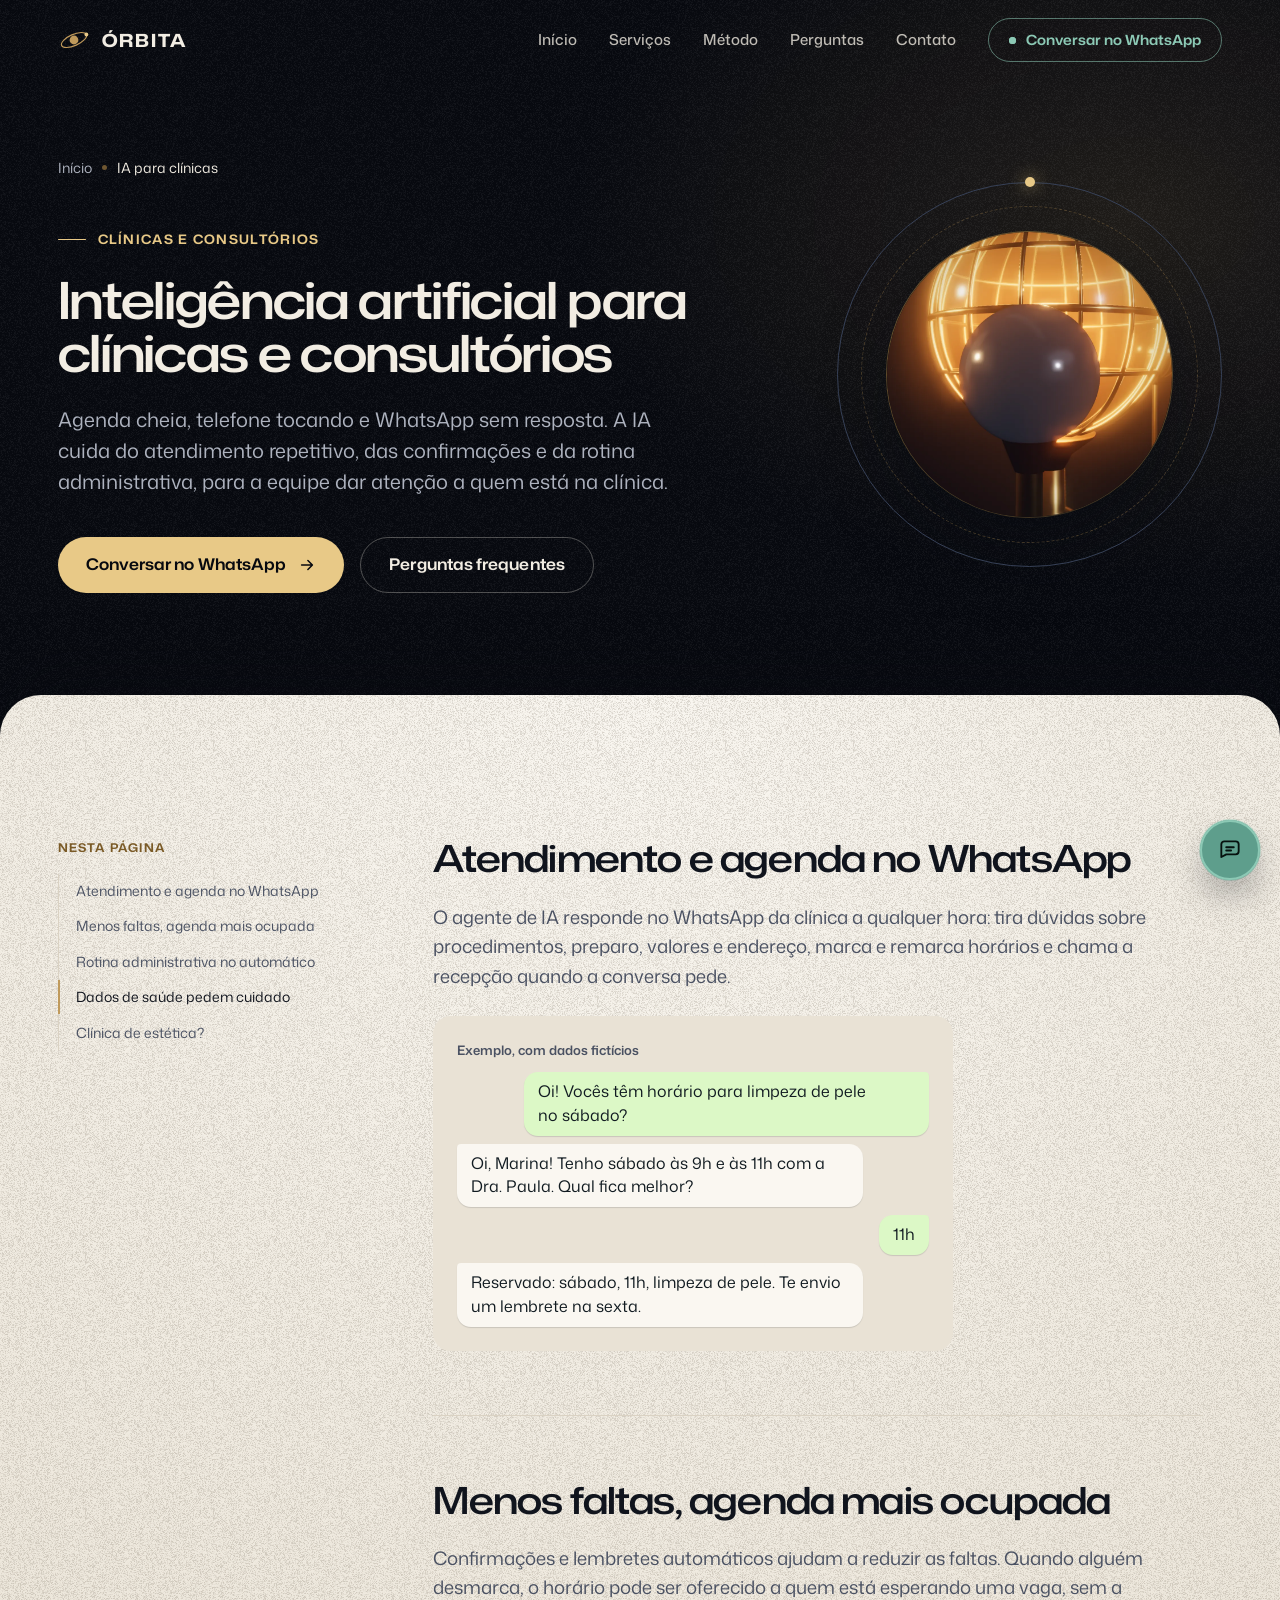
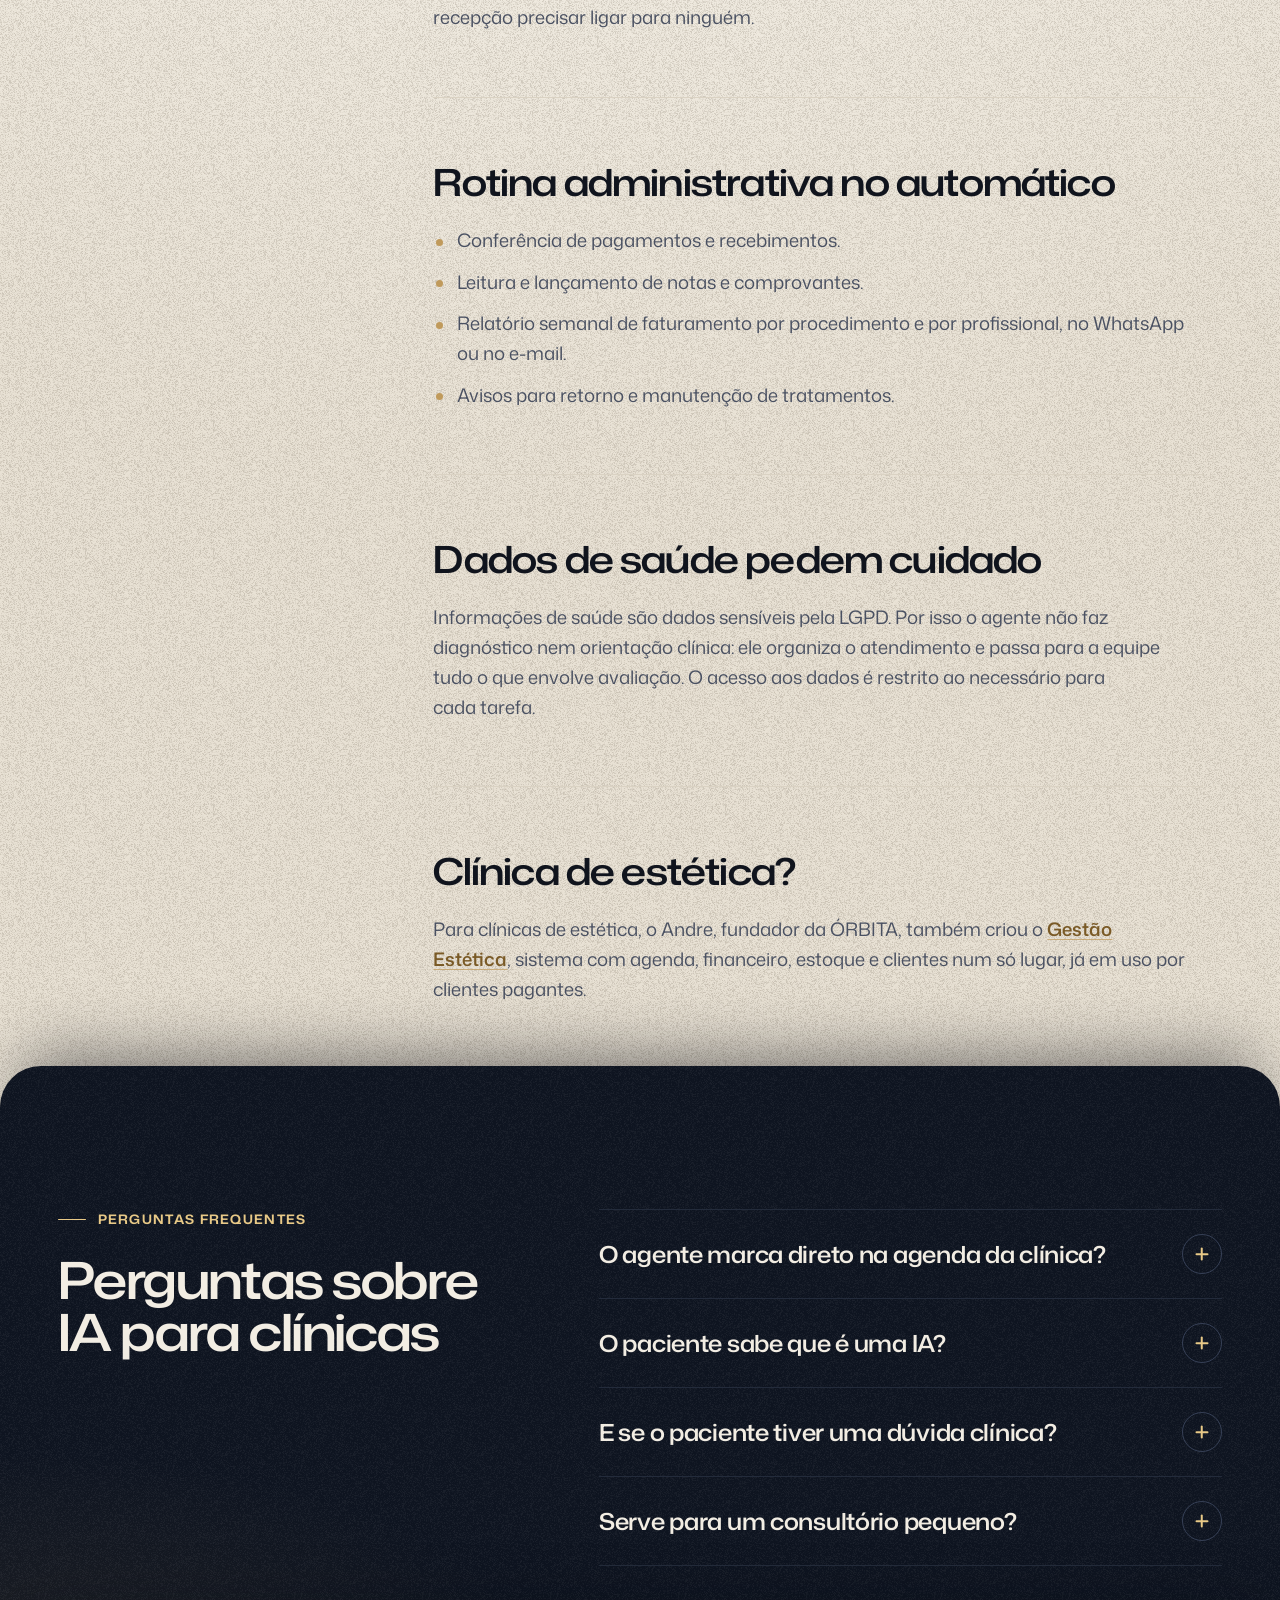
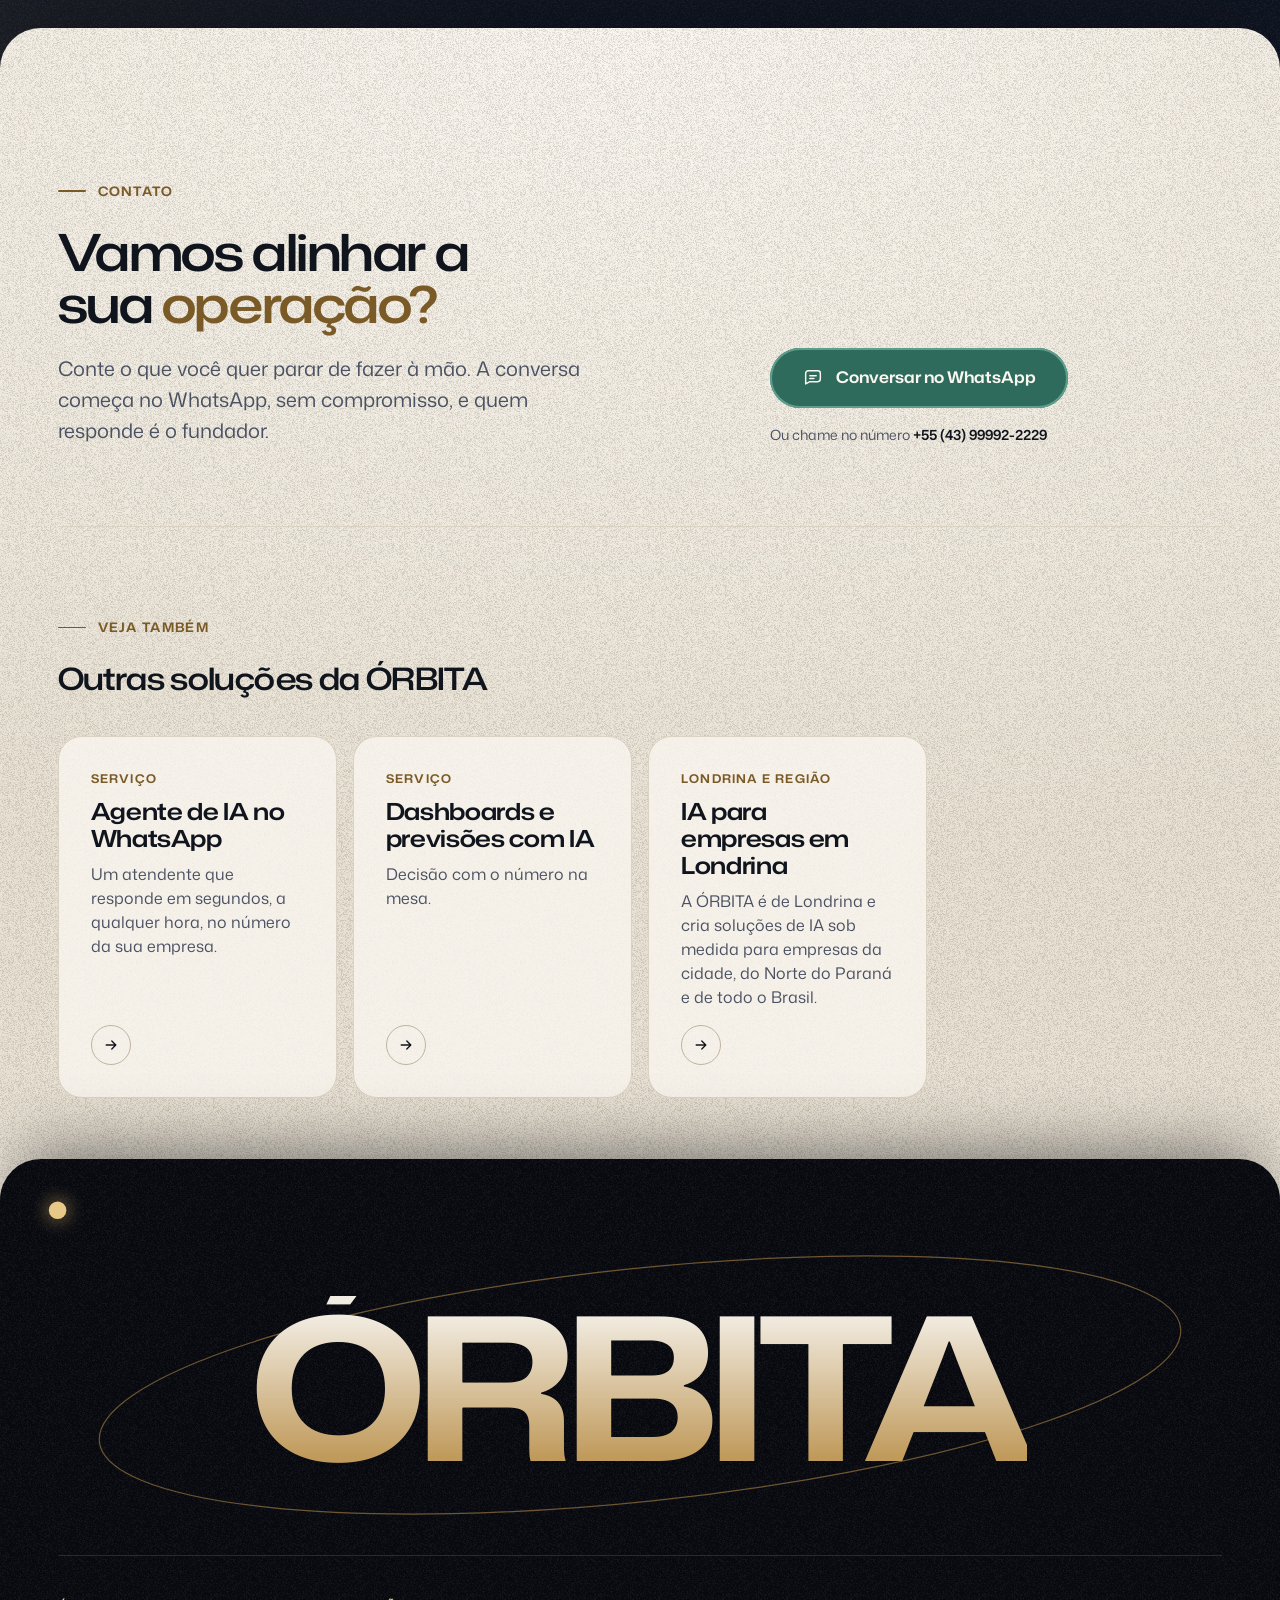
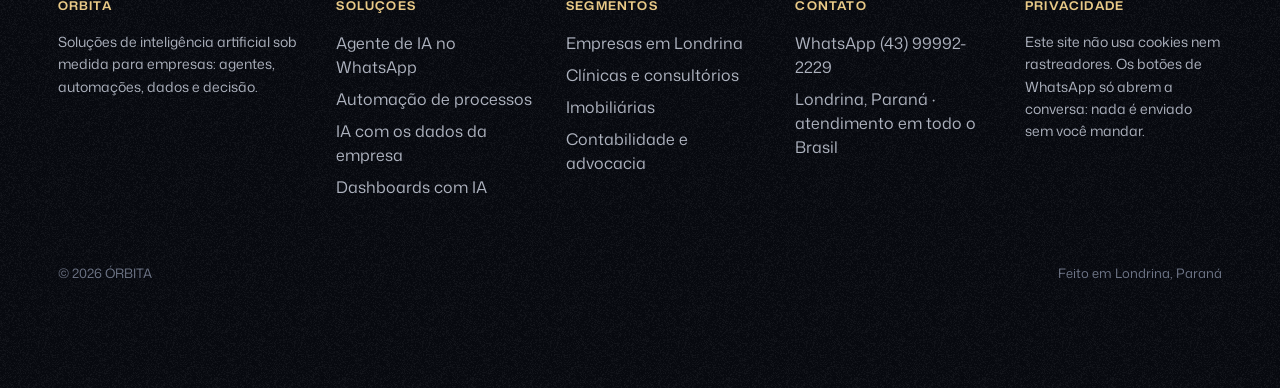
<file: ia-para-clinicas.html>
<!doctype html>
<html lang="pt-BR" class="is-carregado">
<head>
<meta charset="utf-8">
<meta name="viewport" content="width=device-width, initial-scale=1, viewport-fit=cover">
<title>IA para clínicas: agenda, WhatsApp e confirmações | ÓRBITA</title>
<meta name="description" content="IA para clínicas e consultórios: agente no WhatsApp que agenda, confirma e lembra consultas, automação do financeiro e painéis de resultado.">
<meta name="robots" content="index, follow, max-image-preview:large">
<link rel="canonical" href="https://www.iaorbita.com.br/ia-para-clinicas">
<meta name="theme-color" content="#07090F">
<meta property="og:type" content="website">
<meta property="og:locale" content="pt_BR">
<meta property="og:site_name" content="ÓRBITA">
<meta property="og:title" content="IA para clínicas: agenda, WhatsApp e confirmações">
<meta property="og:description" content="IA para clínicas e consultórios: agente no WhatsApp que agenda, confirma e lembra consultas, automação do financeiro e painéis de resultado.">
<meta property="og:url" content="https://www.iaorbita.com.br/ia-para-clinicas">
<meta property="og:image" content="https://www.iaorbita.com.br/assets/img/og.jpg">
<meta property="og:image:width" content="1200">
<meta property="og:image:height" content="630">
<meta name="twitter:card" content="summary_large_image">
<meta name="twitter:image" content="https://www.iaorbita.com.br/assets/img/og.jpg">
<link rel="icon" href="/assets/favicon.svg" type="image/svg+xml">
<link rel="apple-touch-icon" href="/assets/apple-touch-icon.png">
<link rel="preload" href="/assets/fonts/mona-sans-latin-standard-normal.woff2" as="font" type="font/woff2" crossorigin>
<link rel="stylesheet" href="/assets/paginas.css?v=cc5b201c">
<script type="application/ld+json">{"@context":"https://schema.org","@graph":[{"@type":"WebPage","@id":"https://www.iaorbita.com.br/ia-para-clinicas#pagina","url":"https://www.iaorbita.com.br/ia-para-clinicas","name":"IA para clínicas: agenda, WhatsApp e confirmações | ÓRBITA","description":"IA para clínicas e consultórios: agente no WhatsApp que agenda, confirma e lembra consultas, automação do financeiro e painéis de resultado.","inLanguage":"pt-BR","isPartOf":{"@id":"https://www.iaorbita.com.br/#site"},"about":{"@id":"https://www.iaorbita.com.br/ia-para-clinicas#servico"},"breadcrumb":{"@id":"https://www.iaorbita.com.br/ia-para-clinicas#migalhas"},"primaryImageOfPage":"https://www.iaorbita.com.br/assets/img/orbita-atendimento.webp"},{"@type":"Service","@id":"https://www.iaorbita.com.br/ia-para-clinicas#servico","name":"Inteligência artificial para clínicas e consultórios","serviceType":"IA para clínicas","description":"IA para clínicas e consultórios: agente no WhatsApp que agenda, confirma e lembra consultas, automação do financeiro e painéis de resultado.","url":"https://www.iaorbita.com.br/ia-para-clinicas","provider":{"@id":"https://www.iaorbita.com.br/#empresa"},"areaServed":{"@type":"Country","name":"Brasil"}},{"@type":"BreadcrumbList","@id":"https://www.iaorbita.com.br/ia-para-clinicas#migalhas","itemListElement":[{"@type":"ListItem","position":1,"name":"Início","item":"https://www.iaorbita.com.br/"},{"@type":"ListItem","position":2,"name":"IA para clínicas","item":"https://www.iaorbita.com.br/ia-para-clinicas"}]},{"@type":"FAQPage","@id":"https://www.iaorbita.com.br/ia-para-clinicas#perguntas","mainEntity":[{"@type":"Question","name":"O agente marca direto na agenda da clínica?","acceptedAnswer":{"@type":"Answer","text":"Na maioria dos casos, sim, ligado ao sistema de agenda que a clínica usa. A integração é confirmada no mapeamento, antes da proposta."}},{"@type":"Question","name":"O paciente sabe que é uma IA?","acceptedAnswer":{"@type":"Answer","text":"A recomendação é deixar claro desde a primeira mensagem que o atendimento é feito por um assistente virtual, com a opção de falar com a recepção a qualquer momento."}},{"@type":"Question","name":"E se o paciente tiver uma dúvida clínica?","acceptedAnswer":{"@type":"Answer","text":"O agente não responde questões clínicas. Ele registra a dúvida e passa para a equipe, que decide o próximo passo."}},{"@type":"Question","name":"Serve para um consultório pequeno?","acceptedAnswer":{"@type":"Answer","text":"Sim. A solução acompanha o tamanho da operação, e o primeiro passo costuma ser só o atendimento e as confirmações no WhatsApp."}}]},{"@type":"ProfessionalService","@id":"https://www.iaorbita.com.br/#empresa","name":"ÓRBITA","alternateName":["ÓRBITA IA","Órbita IA"],"url":"https://www.iaorbita.com.br/","description":"ÓRBITA cria soluções de inteligência artificial sob medida para empresas: agentes de IA no WhatsApp, automação de processos, assistentes com os dados da empresa e dashboards com previsão. Base em Londrina (PR), atendimento em todo o Brasil.","logo":{"@type":"ImageObject","url":"https://www.iaorbita.com.br/assets/img/logo.png","width":512,"height":512},"image":"https://www.iaorbita.com.br/assets/img/og.jpg","address":{"@type":"PostalAddress","addressLocality":"Londrina","addressRegion":"PR","addressCountry":"BR"},"geo":{"@type":"GeoCoordinates","latitude":-23.3045,"longitude":-51.1696},"areaServed":[{"@type":"City","name":"Londrina"},{"@type":"State","name":"Paraná"},{"@type":"Country","name":"Brasil"}],"knowsAbout":["Inteligência artificial","Agentes de IA","Automação de processos","Dashboards e previsões"],"founder":{"@type":"Person","name":"Andre"},"makesOffer":[{"@type":"Offer","itemOffered":{"@type":"Service","name":"Agente de IA no WhatsApp","url":"https://www.iaorbita.com.br/agente-de-ia-whatsapp"}},{"@type":"Offer","itemOffered":{"@type":"Service","name":"Automação de processos com IA","url":"https://www.iaorbita.com.br/automacao-de-processos"}},{"@type":"Offer","itemOffered":{"@type":"Service","name":"Assistente de IA com os dados da empresa","url":"https://www.iaorbita.com.br/ia-com-dados-da-empresa"}},{"@type":"Offer","itemOffered":{"@type":"Service","name":"Dashboards e previsões com IA","url":"https://www.iaorbita.com.br/dashboards-com-ia"}}],"telephone":"+5543999922229","contactPoint":{"@type":"ContactPoint","telephone":"+5543999922229","contactType":"customer service","availableLanguage":"Portuguese","areaServed":"BR"}},{"@type":"WebSite","@id":"https://www.iaorbita.com.br/#site","url":"https://www.iaorbita.com.br/","name":"ÓRBITA"}]}</script>
</head>
<body class="pg">
<a class="pular" href="#conteudo">Pular para o conteúdo</a>
<header class="topo" id="topo">
  <div class="wrap topo__barra">
    <a class="marca" href="/" aria-label="ÓRBITA, página inicial"><svg class="marca__glifo" viewBox="0 0 40 40" aria-hidden="true"><ellipse cx="20" cy="20" rx="17" ry="7" transform="rotate(-24 20 20)"/><circle class="marca__sol" cx="20" cy="20" r="5.5"/><circle class="marca__planeta" cx="35.5" cy="13.1" r="2.4"/></svg><span class="marca__nome">ÓRBITA</span></a>
    <nav class="topo__nav" aria-label="Seções">
      <a href="/">Início</a>
      <a href="/#servicos">Serviços</a>
      <a href="/#metodo">Método</a>
      <a href="#perguntas">Perguntas</a>
      <a href="/#contato">Contato</a>
    </nav>
    <a class="cta-topo" href="https://wa.me/5543999922229?text=Ol%C3%A1%2C%20%C3%93RBITA%21%20Tenho%20uma%20cl%C3%ADnica%20e%20quero%20organizar%20o%20atendimento%20e%20a%20agenda%20no%20WhatsApp%20com%20IA." target="_blank" rel="noopener"><span class="cta-topo__ponto" aria-hidden="true"></span><span><span class="cta-topo__longo">Conversar no </span>WhatsApp</span></a>
    <button class="topo__menu" type="button" aria-expanded="false" aria-controls="menu-movel"><span class="topo__menu-linhas" aria-hidden="true"><i></i><i></i></span><span class="topo__menu-txt">Menu</span></button>
  </div>
</header>
<a class="whats-fixo" href="https://wa.me/5543999922229?text=Ol%C3%A1%2C%20%C3%93RBITA%21%20Tenho%20uma%20cl%C3%ADnica%20e%20quero%20organizar%20o%20atendimento%20e%20a%20agenda%20no%20WhatsApp%20com%20IA." target="_blank" rel="noopener" aria-label="Conversar no WhatsApp">
  <span class="whats-fixo__rotulo" aria-hidden="true">Conversar no WhatsApp</span>
  <span class="whats-fixo__botao" aria-hidden="true"><svg viewBox="0 0 24 24" aria-hidden="true"><path d="M4 18.5V6.8A2.8 2.8 0 0 1 6.8 4h10.4A2.8 2.8 0 0 1 20 6.8v6.4a2.8 2.8 0 0 1-2.8 2.8H8.6L4 18.5Z"/><path d="M8.5 9.5h7M8.5 12.5h4.5"/></svg></span>
</a>
<div class="menu-movel" id="menu-movel" hidden>
  <nav class="wrap" aria-label="Menu">
    <a href="/">Início</a>
    <a href="/#servicos">Serviços</a>
    <a href="/#metodo">Método</a>
    <a href="#perguntas">Perguntas</a>
    <a href="/#contato">Contato</a>
  </nav>
  <p class="menu-movel__rodape wrap">Londrina, Paraná · atendimento em todo o Brasil</p>
</div>
<main id="conteudo">
<section class="pg-capa tema-escuro" data-tema="escuro" aria-labelledby="pg-titulo">
  <div class="wrap pg-capa__grade">
    <div class="pg-capa__texto">
      <nav class="migalhas" aria-label="Você está em"><ol><li><a href="/">Início</a></li><li aria-current="page">IA para clínicas</li></ol></nav>
      <p class="sobretitulo">Clínicas e consultórios</p>
      <h1 class="pg-titulo" id="pg-titulo">Inteligência artificial para clínicas e consultórios</h1>
      <p class="pg-lead">Agenda cheia, telefone tocando e WhatsApp sem resposta. A IA cuida do atendimento repetitivo, das confirmações e da rotina administrativa, para a equipe dar atenção a quem está na clínica.</p>
      <div class="pg-acoes">
        <a class="btn btn--latao" href="https://wa.me/5543999922229?text=Ol%C3%A1%2C%20%C3%93RBITA%21%20Tenho%20uma%20cl%C3%ADnica%20e%20quero%20organizar%20o%20atendimento%20e%20a%20agenda%20no%20WhatsApp%20com%20IA." target="_blank" rel="noopener">Conversar no WhatsApp<svg viewBox="0 0 20 20" aria-hidden="true"><path d="M4 10h11M11 5l5 5-5 5"/></svg></a>
        <a class="btn btn--fantasma" href="#perguntas">Perguntas frequentes</a>
      </div>
    </div>
    <figure class="pg-fig" aria-hidden="true">
      <div class="pg-fig__orbe"><img src="/assets/img/orbita-atendimento.webp" width="1000" height="1000" alt="" decoding="async"></div>
      <span class="pg-fig__aro"></span>
      <span class="pg-fig__satelite"></span>
    </figure>
  </div>
</section>

<article class="pg-corpo sec tema-claro folha" data-tema="claro" aria-labelledby="pg-titulo">
  <div class="wrap pg-corpo__grade">
    <nav class="sumario" aria-label="Nesta página"><p class="sumario__titulo">Nesta página</p><ol><li><a href="#atendimento-e-agenda-no-whatsapp">Atendimento e agenda no WhatsApp</a></li><li><a href="#menos-faltas-agenda-mais-ocupada">Menos faltas, agenda mais ocupada</a></li><li><a href="#rotina-administrativa-no-automatico">Rotina administrativa no automático</a></li><li><a href="#dados-de-saude-pedem-cuidado">Dados de saúde pedem cuidado</a></li><li><a href="#clinica-de-estetica">Clínica de estética?</a></li></ol></nav>
    <div class="prosa">
<section aria-labelledby="atendimento-e-agenda-no-whatsapp"><h2 id="atendimento-e-agenda-no-whatsapp">Atendimento e agenda no WhatsApp</h2><p>O agente de IA responde no WhatsApp da clínica a qualquer hora: tira dúvidas sobre procedimentos, preparo, valores e endereço, marca e remarca horários e chama a recepção quando a conversa pede.</p>
<div class="exemplo" role="group" aria-label="Exemplo de conversa, com dados fictícios">
  <p class="exemplo__rotulo">Exemplo, com dados fictícios</p>
  <p class="exemplo__msg exemplo__msg--cliente">Oi! Vocês têm horário para limpeza de pele no sábado?</p>
  <p class="exemplo__msg">Oi, Marina! Tenho sábado às 9h e às 11h com a Dra. Paula. Qual fica melhor?</p>
  <p class="exemplo__msg exemplo__msg--cliente">11h</p>
  <p class="exemplo__msg">Reservado: sábado, 11h, limpeza de pele. Te envio um lembrete na sexta.</p>
</div></section>
<section aria-labelledby="menos-faltas-agenda-mais-ocupada"><h2 id="menos-faltas-agenda-mais-ocupada">Menos faltas, agenda mais ocupada</h2><p>Confirmações e lembretes automáticos ajudam a reduzir as faltas. Quando alguém desmarca, o horário pode ser oferecido a quem está esperando uma vaga, sem a recepção precisar ligar para ninguém.</p></section>
<section aria-labelledby="rotina-administrativa-no-automatico"><h2 id="rotina-administrativa-no-automatico">Rotina administrativa no automático</h2><ul class="lista">
  <li>Conferência de pagamentos e recebimentos.</li>
  <li>Leitura e lançamento de notas e comprovantes.</li>
  <li>Relatório semanal de faturamento por procedimento e por profissional, no WhatsApp ou no e-mail.</li>
  <li>Avisos para retorno e manutenção de tratamentos.</li>
</ul></section>
<section aria-labelledby="dados-de-saude-pedem-cuidado"><h2 id="dados-de-saude-pedem-cuidado">Dados de saúde pedem cuidado</h2><p>Informações de saúde são dados sensíveis pela LGPD. Por isso o agente não faz diagnóstico nem orientação clínica: ele organiza o atendimento e passa para a equipe tudo o que envolve avaliação. O acesso aos dados é restrito ao necessário para cada tarefa.</p></section>
<section aria-labelledby="clinica-de-estetica"><h2 id="clinica-de-estetica">Clínica de estética?</h2><p>Para clínicas de estética, o Andre, fundador da ÓRBITA, também criou o <a href="https://www.gestaoestetica.com.br/" rel="noopener">Gestão Estética</a>, sistema com agenda, financeiro, estoque e clientes num só lugar, já em uso por clientes pagantes.</p></section>
    </div>
  </div>
</article>

<section class="sec sec--faq tema-escuro folha" id="perguntas" data-tema="escuro" aria-labelledby="faq-titulo">
  <div class="wrap faq">
    <div class="faq__lado">
      <p class="sobretitulo">Perguntas frequentes</p>
      <h2 class="titulo" id="faq-titulo">Perguntas sobre IA para clínicas</h2>
    </div>
    <div class="faq__lista"><details class="faq__item"><summary>O agente marca direto na agenda da clínica?<span class="faq__sinal" aria-hidden="true"></span></summary><div class="faq__resposta"><p>Na maioria dos casos, sim, ligado ao sistema de agenda que a clínica usa. A integração é confirmada no mapeamento, antes da proposta.</p></div></details><details class="faq__item"><summary>O paciente sabe que é uma IA?<span class="faq__sinal" aria-hidden="true"></span></summary><div class="faq__resposta"><p>A recomendação é deixar claro desde a primeira mensagem que o atendimento é feito por um assistente virtual, com a opção de falar com a recepção a qualquer momento.</p></div></details><details class="faq__item"><summary>E se o paciente tiver uma dúvida clínica?<span class="faq__sinal" aria-hidden="true"></span></summary><div class="faq__resposta"><p>O agente não responde questões clínicas. Ele registra a dúvida e passa para a equipe, que decide o próximo passo.</p></div></details><details class="faq__item"><summary>Serve para um consultório pequeno?<span class="faq__sinal" aria-hidden="true"></span></summary><div class="faq__resposta"><p>Sim. A solução acompanha o tamanho da operação, e o primeiro passo costuma ser só o atendimento e as confirmações no WhatsApp.</p></div></details></div>
  </div>
</section>

<section class="sec tema-claro folha pg-fim" data-tema="claro" aria-labelledby="fim-titulo">
  <div class="wrap">
    <div class="pg-cta">
      <div>
        <p class="sobretitulo">Contato</p>
        <h2 class="titulo" id="fim-titulo">Vamos alinhar a sua <b>operação?</b></h2>
        <p class="intro">Conte o que você quer parar de fazer à mão. A conversa começa no WhatsApp, sem compromisso, e quem responde é o fundador.</p>
      </div>
      <div class="pg-cta__acoes">
        <a class="cta-whats" href="https://wa.me/5543999922229?text=Ol%C3%A1%2C%20%C3%93RBITA%21%20Tenho%20uma%20cl%C3%ADnica%20e%20quero%20organizar%20o%20atendimento%20e%20a%20agenda%20no%20WhatsApp%20com%20IA." target="_blank" rel="noopener"><svg viewBox="0 0 24 24" aria-hidden="true"><path d="M4 18.5V6.8A2.8 2.8 0 0 1 6.8 4h10.4A2.8 2.8 0 0 1 20 6.8v6.4a2.8 2.8 0 0 1-2.8 2.8H8.6L4 18.5Z"/><path d="M8.5 9.5h7M8.5 12.5h4.5"/></svg>Conversar no WhatsApp</a>
        <p class="pg-cta__nota">Ou chame no número <b>+55 (43) 99992-2229</b></p>
      </div>
    </div>
    <div class="pg-rel">
      <p class="sobretitulo">Veja também</p>
      <h2 class="pg-rel__titulo">Outras soluções da ÓRBITA</h2>
      <ul class="pg-rel__lista"><li><a class="rel-card" href="/agente-de-ia-whatsapp"><span class="rel-card__grupo">Serviço</span><span class="rel-card__titulo">Agente de IA no WhatsApp</span><span class="rel-card__desc">Um atendente que responde em segundos, a qualquer hora, no número da sua empresa.</span><span class="rel-card__seta" aria-hidden="true"><svg viewBox="0 0 20 20" aria-hidden="true"><path d="M4 10h11M11 5l5 5-5 5"/></svg></span></a></li><li><a class="rel-card" href="/dashboards-com-ia"><span class="rel-card__grupo">Serviço</span><span class="rel-card__titulo">Dashboards e previsões com IA</span><span class="rel-card__desc">Decisão com o número na mesa.</span><span class="rel-card__seta" aria-hidden="true"><svg viewBox="0 0 20 20" aria-hidden="true"><path d="M4 10h11M11 5l5 5-5 5"/></svg></span></a></li><li><a class="rel-card" href="/ia-para-empresas-em-londrina"><span class="rel-card__grupo">Londrina e região</span><span class="rel-card__titulo">IA para empresas em Londrina</span><span class="rel-card__desc">A ÓRBITA é de Londrina e cria soluções de IA sob medida para empresas da cidade, do Norte do Paraná e de todo o Brasil.</span><span class="rel-card__seta" aria-hidden="true"><svg viewBox="0 0 20 20" aria-hidden="true"><path d="M4 10h11M11 5l5 5-5 5"/></svg></span></a></li></ul>
    </div>
  </div>
</section>
</main>

<footer class="rodape tema-escuro folha" data-tema="escuro">
  <div class="wrap">
    <div class="rodape__marca" aria-hidden="true">
      <svg class="rodape__orbita" viewBox="0 0 1200 360" preserveAspectRatio="xMidYMid meet">
        <ellipse id="rodape-elipse" cx="600" cy="180" rx="560" ry="120" transform="rotate(-6 600 180)"/>
        <circle class="rodape__planeta" r="9"><animateMotion dur="26s" repeatCount="indefinite" rotate="0"><mpath href="#rodape-elipse"/></animateMotion></circle>
      </svg>
      <span class="rodape__nome">ÓRBITA</span>
    </div>
    <div class="rodape__grade">
      <div><h2>ÓRBITA</h2><p>Soluções de inteligência artificial sob medida para empresas: agentes, automações, dados e decisão.</p></div>
      <div><h2>Soluções</h2><ul><li><a href="/agente-de-ia-whatsapp">Agente de IA no WhatsApp</a></li><li><a href="/automacao-de-processos">Automação de processos</a></li><li><a href="/ia-com-dados-da-empresa">IA com os dados da empresa</a></li><li><a href="/dashboards-com-ia">Dashboards com IA</a></li></ul></div>
      <div><h2>Segmentos</h2><ul><li><a href="/ia-para-empresas-em-londrina">Empresas em Londrina</a></li><li><a href="/ia-para-clinicas">Clínicas e consultórios</a></li><li><a href="/ia-para-imobiliarias">Imobiliárias</a></li><li><a href="/ia-para-contabilidade-e-advocacia">Contabilidade e advocacia</a></li></ul></div>
      <div><h2>Contato</h2><ul><li><a href="https://wa.me/5543999922229?text=Ol%C3%A1%2C%20%C3%93RBITA%21%20Vim%20pelo%20site%20e%20quero%20conversar%20sobre%20IA%20para%20a%20minha%20empresa." target="_blank" rel="noopener">WhatsApp (43) 99992-2229</a></li><li>Londrina, Paraná · atendimento em todo o Brasil</li></ul></div>
      <div><h2>Privacidade</h2><p>Este site não usa cookies nem rastreadores. Os botões de WhatsApp só abrem a conversa: nada é enviado sem você mandar.</p></div>
    </div>
    <div class="rodape__fim"><span>© 2026 ÓRBITA</span><span>Feito em Londrina, Paraná</span></div>
  </div>
</footer>
<script src="/assets/paginas.js?v=98499b55" defer></script>
</body>
</html>
</file>
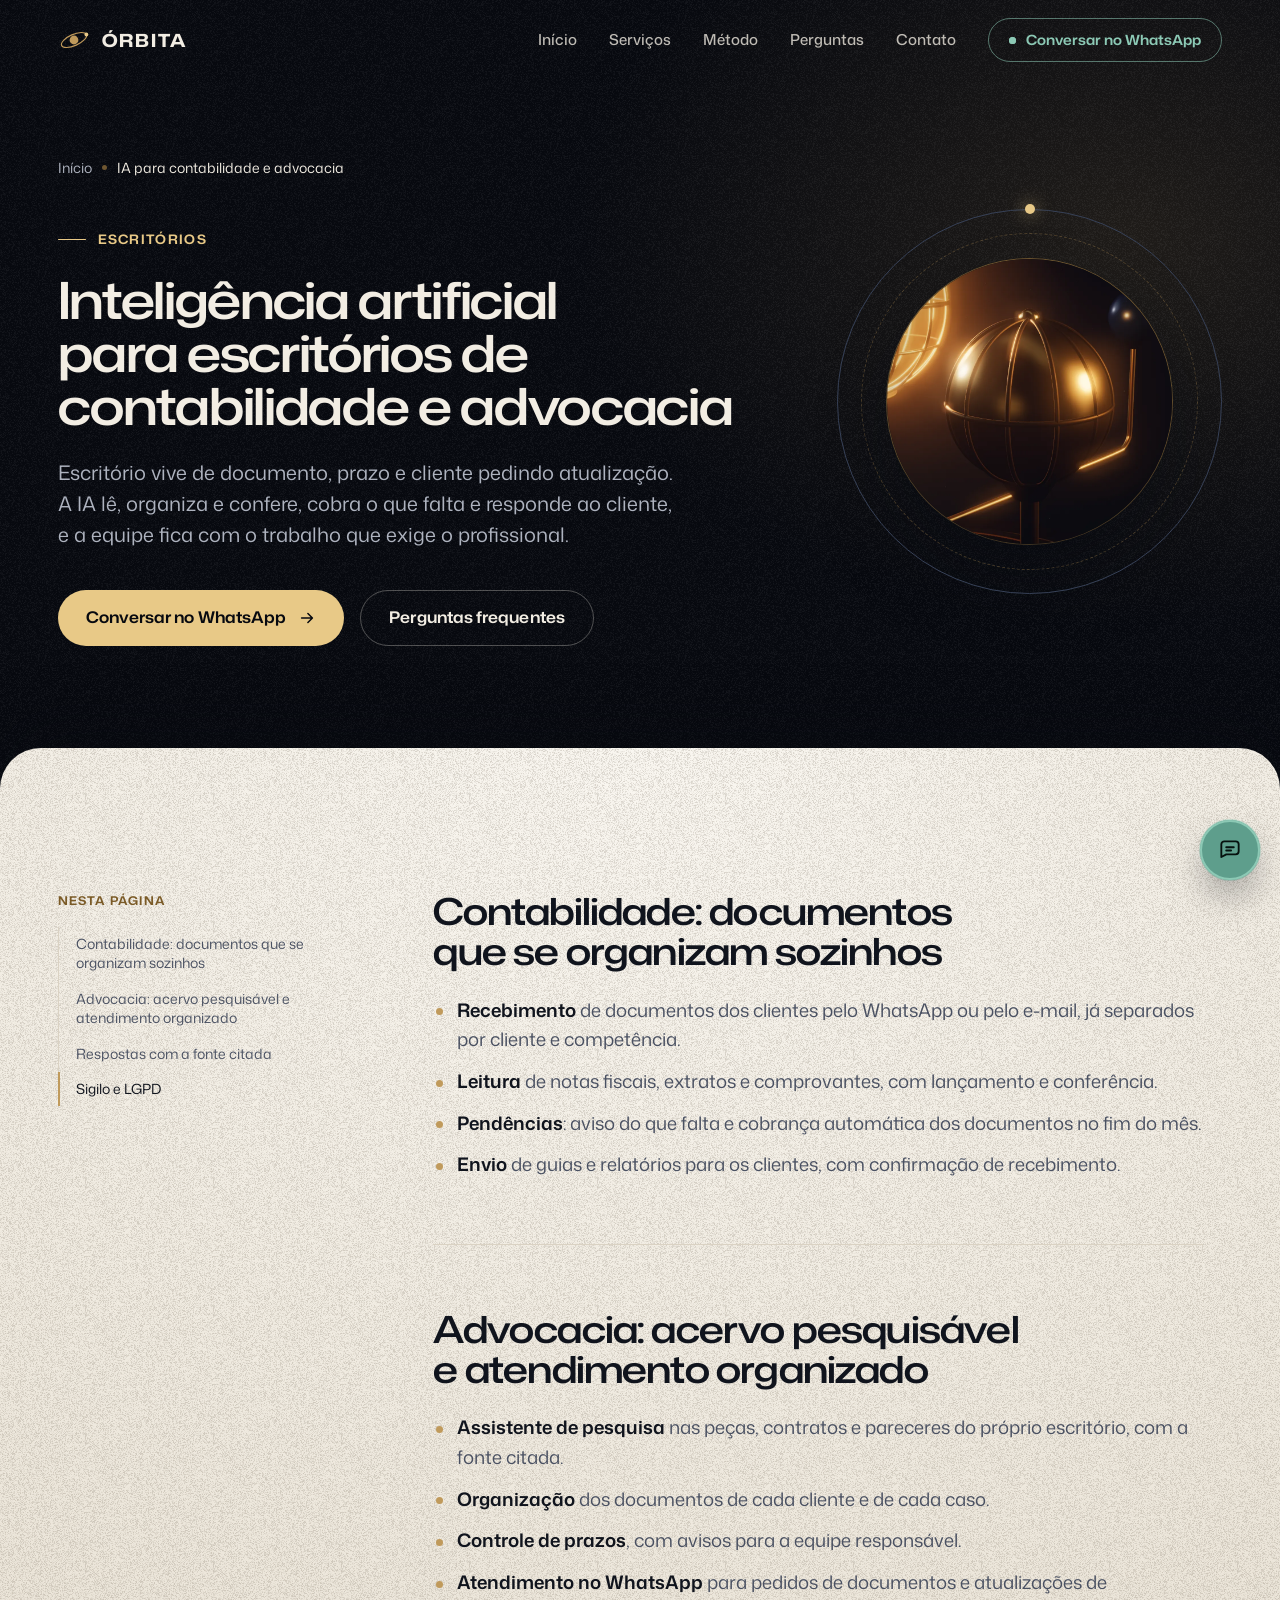
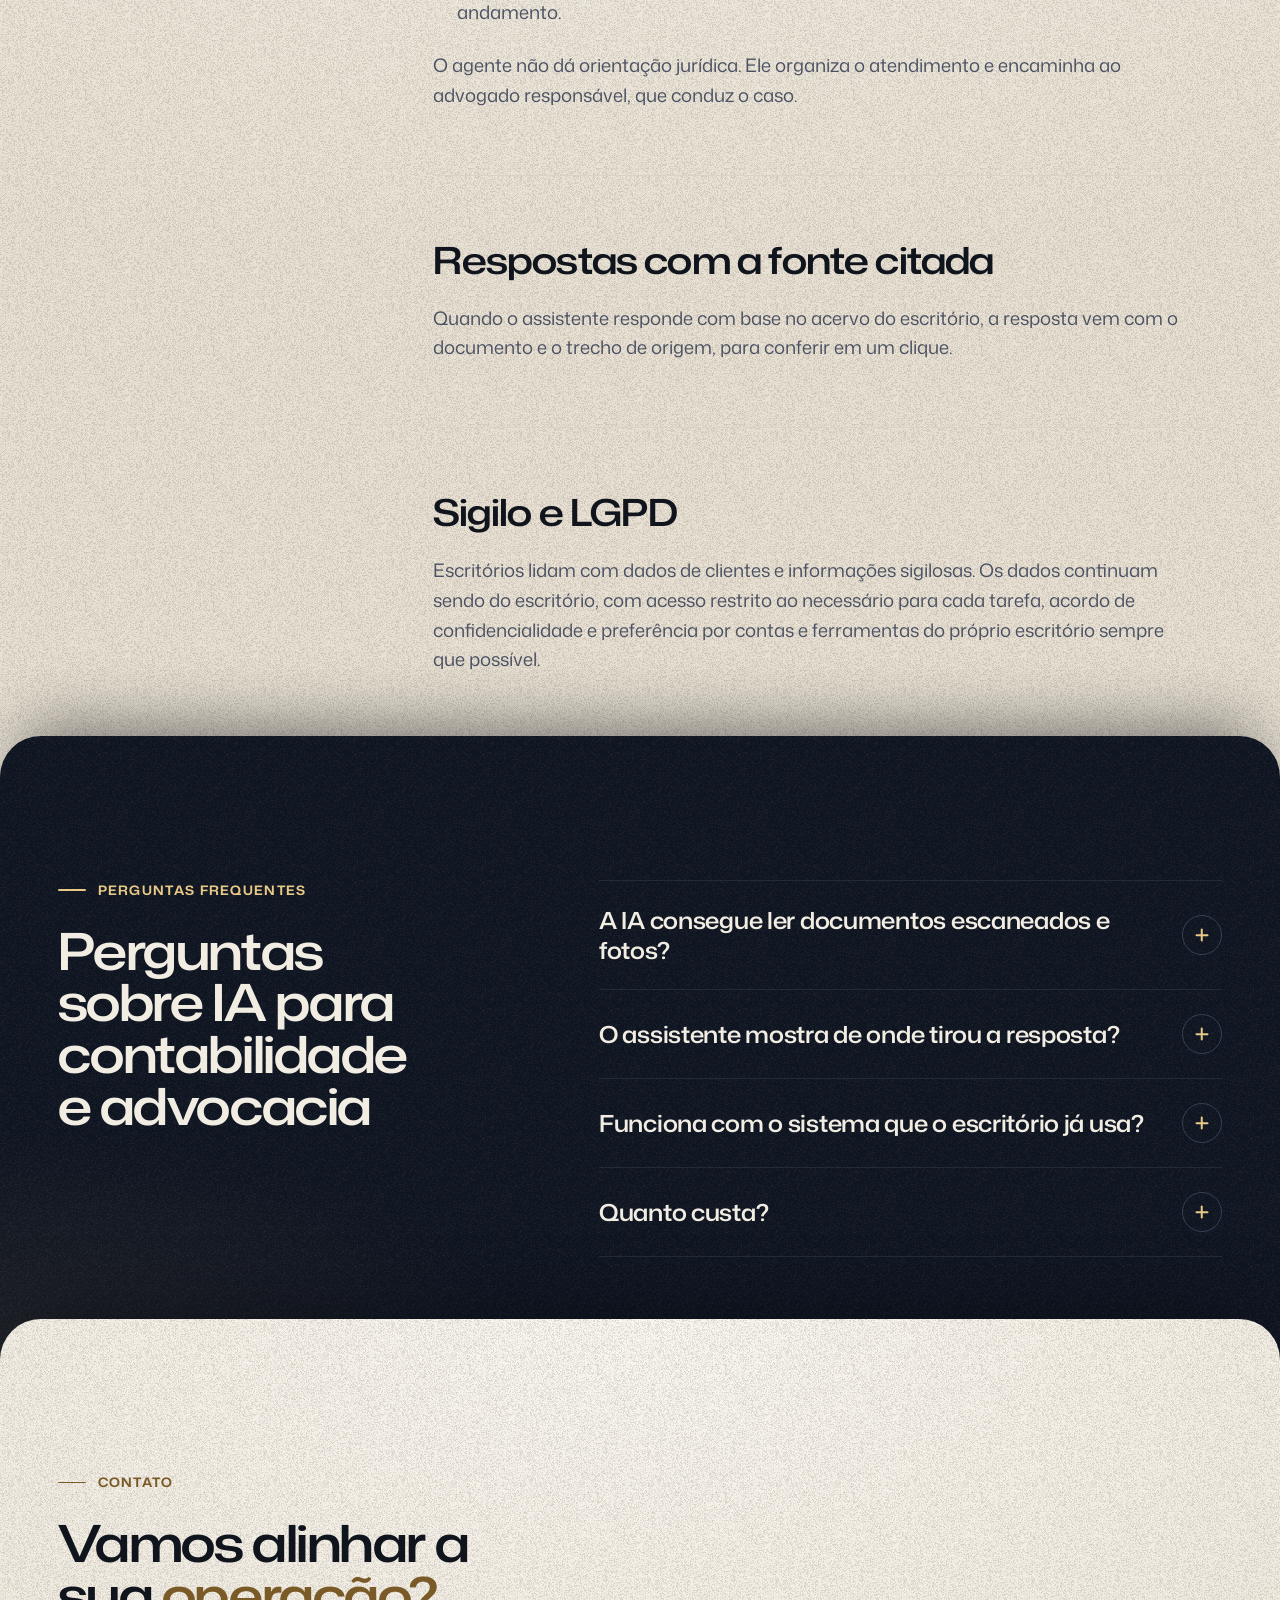
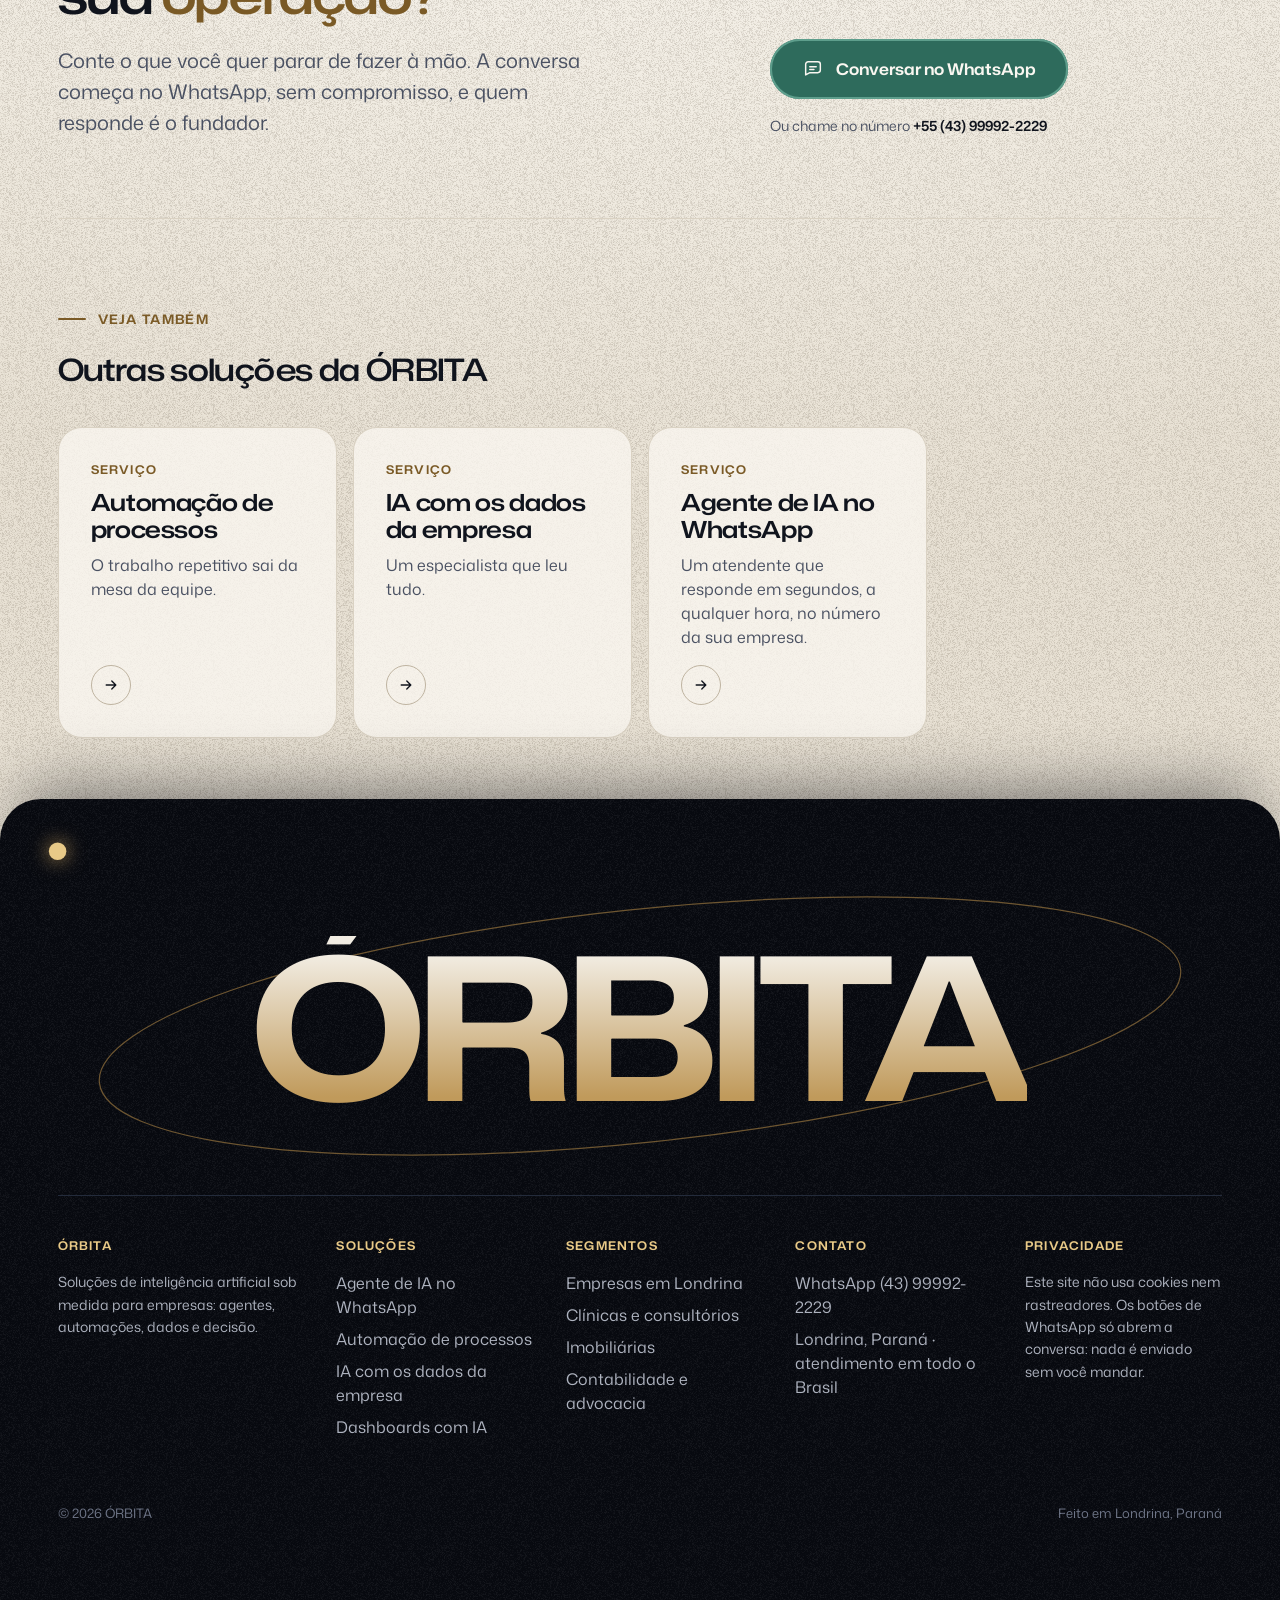
<file: ia-para-contabilidade-e-advocacia.html>
<!doctype html>
<html lang="pt-BR" class="is-carregado">
<head>
<meta charset="utf-8">
<meta name="viewport" content="width=device-width, initial-scale=1, viewport-fit=cover">
<title>IA para escritórios de contabilidade e advocacia | ÓRBITA</title>
<meta name="description" content="IA para escritórios contábeis e jurídicos: leitura de documentos e notas, pedidos de documentos no WhatsApp e pesquisa no acervo com a fonte citada.">
<meta name="robots" content="index, follow, max-image-preview:large">
<link rel="canonical" href="https://www.iaorbita.com.br/ia-para-contabilidade-e-advocacia">
<meta name="theme-color" content="#07090F">
<meta property="og:type" content="website">
<meta property="og:locale" content="pt_BR">
<meta property="og:site_name" content="ÓRBITA">
<meta property="og:title" content="IA para escritórios de contabilidade e advocacia">
<meta property="og:description" content="IA para escritórios contábeis e jurídicos: leitura de documentos e notas, pedidos de documentos no WhatsApp e pesquisa no acervo com a fonte citada.">
<meta property="og:url" content="https://www.iaorbita.com.br/ia-para-contabilidade-e-advocacia">
<meta property="og:image" content="https://www.iaorbita.com.br/assets/img/og.jpg">
<meta property="og:image:width" content="1200">
<meta property="og:image:height" content="630">
<meta name="twitter:card" content="summary_large_image">
<meta name="twitter:image" content="https://www.iaorbita.com.br/assets/img/og.jpg">
<link rel="icon" href="/assets/favicon.svg" type="image/svg+xml">
<link rel="apple-touch-icon" href="/assets/apple-touch-icon.png">
<link rel="preload" href="/assets/fonts/mona-sans-latin-standard-normal.woff2" as="font" type="font/woff2" crossorigin>
<link rel="stylesheet" href="/assets/paginas.css?v=cc5b201c">
<script type="application/ld+json">{"@context":"https://schema.org","@graph":[{"@type":"WebPage","@id":"https://www.iaorbita.com.br/ia-para-contabilidade-e-advocacia#pagina","url":"https://www.iaorbita.com.br/ia-para-contabilidade-e-advocacia","name":"IA para escritórios de contabilidade e advocacia | ÓRBITA","description":"IA para escritórios contábeis e jurídicos: leitura de documentos e notas, pedidos de documentos no WhatsApp e pesquisa no acervo com a fonte citada.","inLanguage":"pt-BR","isPartOf":{"@id":"https://www.iaorbita.com.br/#site"},"about":{"@id":"https://www.iaorbita.com.br/ia-para-contabilidade-e-advocacia#servico"},"breadcrumb":{"@id":"https://www.iaorbita.com.br/ia-para-contabilidade-e-advocacia#migalhas"},"primaryImageOfPage":"https://www.iaorbita.com.br/assets/img/orbita-conhecimento.webp"},{"@type":"Service","@id":"https://www.iaorbita.com.br/ia-para-contabilidade-e-advocacia#servico","name":"Inteligência artificial para escritórios de contabilidade e advocacia","serviceType":"IA para contabilidade e advocacia","description":"IA para escritórios contábeis e jurídicos: leitura de documentos e notas, pedidos de documentos no WhatsApp e pesquisa no acervo com a fonte citada.","url":"https://www.iaorbita.com.br/ia-para-contabilidade-e-advocacia","provider":{"@id":"https://www.iaorbita.com.br/#empresa"},"areaServed":{"@type":"Country","name":"Brasil"}},{"@type":"BreadcrumbList","@id":"https://www.iaorbita.com.br/ia-para-contabilidade-e-advocacia#migalhas","itemListElement":[{"@type":"ListItem","position":1,"name":"Início","item":"https://www.iaorbita.com.br/"},{"@type":"ListItem","position":2,"name":"IA para contabilidade e advocacia","item":"https://www.iaorbita.com.br/ia-para-contabilidade-e-advocacia"}]},{"@type":"FAQPage","@id":"https://www.iaorbita.com.br/ia-para-contabilidade-e-advocacia#perguntas","mainEntity":[{"@type":"Question","name":"A IA consegue ler documentos escaneados e fotos?","acceptedAnswer":{"@type":"Answer","text":"Sim. Documentos escaneados e fotos também podem ser lidos, e a qualidade da digitalização influencia o resultado. O que não fica claro vai para a revisão de uma pessoa."}},{"@type":"Question","name":"O assistente mostra de onde tirou a resposta?","acceptedAnswer":{"@type":"Answer","text":"Sim. Cada resposta vem com o documento e o trecho de origem, para a equipe conferir em um clique."}},{"@type":"Question","name":"Funciona com o sistema que o escritório já usa?","acceptedAnswer":{"@type":"Answer","text":"Na maioria dos casos, sim. Cada integração é confirmada no mapeamento, antes da proposta."}},{"@type":"Question","name":"Quanto custa?","acceptedAnswer":{"@type":"Answer","text":"Depende do volume de documentos, das rotinas e dos sistemas envolvidos. Depois do mapeamento você recebe uma proposta por escrito, com escopo e investimento fechados."}}]},{"@type":"ProfessionalService","@id":"https://www.iaorbita.com.br/#empresa","name":"ÓRBITA","alternateName":["ÓRBITA IA","Órbita IA"],"url":"https://www.iaorbita.com.br/","description":"ÓRBITA cria soluções de inteligência artificial sob medida para empresas: agentes de IA no WhatsApp, automação de processos, assistentes com os dados da empresa e dashboards com previsão. Base em Londrina (PR), atendimento em todo o Brasil.","logo":{"@type":"ImageObject","url":"https://www.iaorbita.com.br/assets/img/logo.png","width":512,"height":512},"image":"https://www.iaorbita.com.br/assets/img/og.jpg","address":{"@type":"PostalAddress","addressLocality":"Londrina","addressRegion":"PR","addressCountry":"BR"},"geo":{"@type":"GeoCoordinates","latitude":-23.3045,"longitude":-51.1696},"areaServed":[{"@type":"City","name":"Londrina"},{"@type":"State","name":"Paraná"},{"@type":"Country","name":"Brasil"}],"knowsAbout":["Inteligência artificial","Agentes de IA","Automação de processos","Dashboards e previsões"],"founder":{"@type":"Person","name":"Andre"},"makesOffer":[{"@type":"Offer","itemOffered":{"@type":"Service","name":"Agente de IA no WhatsApp","url":"https://www.iaorbita.com.br/agente-de-ia-whatsapp"}},{"@type":"Offer","itemOffered":{"@type":"Service","name":"Automação de processos com IA","url":"https://www.iaorbita.com.br/automacao-de-processos"}},{"@type":"Offer","itemOffered":{"@type":"Service","name":"Assistente de IA com os dados da empresa","url":"https://www.iaorbita.com.br/ia-com-dados-da-empresa"}},{"@type":"Offer","itemOffered":{"@type":"Service","name":"Dashboards e previsões com IA","url":"https://www.iaorbita.com.br/dashboards-com-ia"}}],"telephone":"+5543999922229","contactPoint":{"@type":"ContactPoint","telephone":"+5543999922229","contactType":"customer service","availableLanguage":"Portuguese","areaServed":"BR"}},{"@type":"WebSite","@id":"https://www.iaorbita.com.br/#site","url":"https://www.iaorbita.com.br/","name":"ÓRBITA"}]}</script>
</head>
<body class="pg">
<a class="pular" href="#conteudo">Pular para o conteúdo</a>
<header class="topo" id="topo">
  <div class="wrap topo__barra">
    <a class="marca" href="/" aria-label="ÓRBITA, página inicial"><svg class="marca__glifo" viewBox="0 0 40 40" aria-hidden="true"><ellipse cx="20" cy="20" rx="17" ry="7" transform="rotate(-24 20 20)"/><circle class="marca__sol" cx="20" cy="20" r="5.5"/><circle class="marca__planeta" cx="35.5" cy="13.1" r="2.4"/></svg><span class="marca__nome">ÓRBITA</span></a>
    <nav class="topo__nav" aria-label="Seções">
      <a href="/">Início</a>
      <a href="/#servicos">Serviços</a>
      <a href="/#metodo">Método</a>
      <a href="#perguntas">Perguntas</a>
      <a href="/#contato">Contato</a>
    </nav>
    <a class="cta-topo" href="https://wa.me/5543999922229?text=Ol%C3%A1%2C%20%C3%93RBITA%21%20Tenho%20um%20escrit%C3%B3rio%20e%20quero%20automatizar%20documentos%20e%20atendimento%20com%20IA." target="_blank" rel="noopener"><span class="cta-topo__ponto" aria-hidden="true"></span><span><span class="cta-topo__longo">Conversar no </span>WhatsApp</span></a>
    <button class="topo__menu" type="button" aria-expanded="false" aria-controls="menu-movel"><span class="topo__menu-linhas" aria-hidden="true"><i></i><i></i></span><span class="topo__menu-txt">Menu</span></button>
  </div>
</header>
<a class="whats-fixo" href="https://wa.me/5543999922229?text=Ol%C3%A1%2C%20%C3%93RBITA%21%20Tenho%20um%20escrit%C3%B3rio%20e%20quero%20automatizar%20documentos%20e%20atendimento%20com%20IA." target="_blank" rel="noopener" aria-label="Conversar no WhatsApp">
  <span class="whats-fixo__rotulo" aria-hidden="true">Conversar no WhatsApp</span>
  <span class="whats-fixo__botao" aria-hidden="true"><svg viewBox="0 0 24 24" aria-hidden="true"><path d="M4 18.5V6.8A2.8 2.8 0 0 1 6.8 4h10.4A2.8 2.8 0 0 1 20 6.8v6.4a2.8 2.8 0 0 1-2.8 2.8H8.6L4 18.5Z"/><path d="M8.5 9.5h7M8.5 12.5h4.5"/></svg></span>
</a>
<div class="menu-movel" id="menu-movel" hidden>
  <nav class="wrap" aria-label="Menu">
    <a href="/">Início</a>
    <a href="/#servicos">Serviços</a>
    <a href="/#metodo">Método</a>
    <a href="#perguntas">Perguntas</a>
    <a href="/#contato">Contato</a>
  </nav>
  <p class="menu-movel__rodape wrap">Londrina, Paraná · atendimento em todo o Brasil</p>
</div>
<main id="conteudo">
<section class="pg-capa tema-escuro" data-tema="escuro" aria-labelledby="pg-titulo">
  <div class="wrap pg-capa__grade">
    <div class="pg-capa__texto">
      <nav class="migalhas" aria-label="Você está em"><ol><li><a href="/">Início</a></li><li aria-current="page">IA para contabilidade e advocacia</li></ol></nav>
      <p class="sobretitulo">Escritórios</p>
      <h1 class="pg-titulo" id="pg-titulo">Inteligência artificial para escritórios de contabilidade e advocacia</h1>
      <p class="pg-lead">Escritório vive de documento, prazo e cliente pedindo atualização. A IA lê, organiza e confere, cobra o que falta e responde ao cliente, e a equipe fica com o trabalho que exige o profissional.</p>
      <div class="pg-acoes">
        <a class="btn btn--latao" href="https://wa.me/5543999922229?text=Ol%C3%A1%2C%20%C3%93RBITA%21%20Tenho%20um%20escrit%C3%B3rio%20e%20quero%20automatizar%20documentos%20e%20atendimento%20com%20IA." target="_blank" rel="noopener">Conversar no WhatsApp<svg viewBox="0 0 20 20" aria-hidden="true"><path d="M4 10h11M11 5l5 5-5 5"/></svg></a>
        <a class="btn btn--fantasma" href="#perguntas">Perguntas frequentes</a>
      </div>
    </div>
    <figure class="pg-fig" aria-hidden="true">
      <div class="pg-fig__orbe"><img src="/assets/img/orbita-conhecimento.webp" width="1000" height="1000" alt="" decoding="async"></div>
      <span class="pg-fig__aro"></span>
      <span class="pg-fig__satelite"></span>
    </figure>
  </div>
</section>

<article class="pg-corpo sec tema-claro folha" data-tema="claro" aria-labelledby="pg-titulo">
  <div class="wrap pg-corpo__grade">
    <nav class="sumario" aria-label="Nesta página"><p class="sumario__titulo">Nesta página</p><ol><li><a href="#contabilidade-documentos-que-se-organizam-sozinhos">Contabilidade: documentos que se organizam sozinhos</a></li><li><a href="#advocacia-acervo-pesquisavel-e-atendimento-organizado">Advocacia: acervo pesquisável e atendimento organizado</a></li><li><a href="#respostas-com-a-fonte-citada">Respostas com a fonte citada</a></li><li><a href="#sigilo-e-lgpd">Sigilo e LGPD</a></li></ol></nav>
    <div class="prosa">
<section aria-labelledby="contabilidade-documentos-que-se-organizam-sozinhos"><h2 id="contabilidade-documentos-que-se-organizam-sozinhos">Contabilidade: documentos que se organizam sozinhos</h2><ul class="lista">
  <li><b>Recebimento</b> de documentos dos clientes pelo WhatsApp ou pelo e-mail, já separados por cliente e competência.</li>
  <li><b>Leitura</b> de notas fiscais, extratos e comprovantes, com lançamento e conferência.</li>
  <li><b>Pendências</b>: aviso do que falta e cobrança automática dos documentos no fim do mês.</li>
  <li><b>Envio</b> de guias e relatórios para os clientes, com confirmação de recebimento.</li>
</ul></section>
<section aria-labelledby="advocacia-acervo-pesquisavel-e-atendimento-organizado"><h2 id="advocacia-acervo-pesquisavel-e-atendimento-organizado">Advocacia: acervo pesquisável e atendimento organizado</h2><ul class="lista">
  <li><b>Assistente de pesquisa</b> nas peças, contratos e pareceres do próprio escritório, com a fonte citada.</li>
  <li><b>Organização</b> dos documentos de cada cliente e de cada caso.</li>
  <li><b>Controle de prazos</b>, com avisos para a equipe responsável.</li>
  <li><b>Atendimento no WhatsApp</b> para pedidos de documentos e atualizações de andamento.</li>
</ul>
<p>O agente não dá orientação jurídica. Ele organiza o atendimento e encaminha ao advogado responsável, que conduz o caso.</p></section>
<section aria-labelledby="respostas-com-a-fonte-citada"><h2 id="respostas-com-a-fonte-citada">Respostas com a fonte citada</h2><p>Quando o assistente responde com base no acervo do escritório, a resposta vem com o documento e o trecho de origem, para conferir em um clique.</p></section>
<section aria-labelledby="sigilo-e-lgpd"><h2 id="sigilo-e-lgpd">Sigilo e LGPD</h2><p>Escritórios lidam com dados de clientes e informações sigilosas. Os dados continuam sendo do escritório, com acesso restrito ao necessário para cada tarefa, acordo de confidencialidade e preferência por contas e ferramentas do próprio escritório sempre que possível.</p></section>
    </div>
  </div>
</article>

<section class="sec sec--faq tema-escuro folha" id="perguntas" data-tema="escuro" aria-labelledby="faq-titulo">
  <div class="wrap faq">
    <div class="faq__lado">
      <p class="sobretitulo">Perguntas frequentes</p>
      <h2 class="titulo" id="faq-titulo">Perguntas sobre IA para contabilidade e advocacia</h2>
    </div>
    <div class="faq__lista"><details class="faq__item"><summary>A IA consegue ler documentos escaneados e fotos?<span class="faq__sinal" aria-hidden="true"></span></summary><div class="faq__resposta"><p>Sim. Documentos escaneados e fotos também podem ser lidos, e a qualidade da digitalização influencia o resultado. O que não fica claro vai para a revisão de uma pessoa.</p></div></details><details class="faq__item"><summary>O assistente mostra de onde tirou a resposta?<span class="faq__sinal" aria-hidden="true"></span></summary><div class="faq__resposta"><p>Sim. Cada resposta vem com o documento e o trecho de origem, para a equipe conferir em um clique.</p></div></details><details class="faq__item"><summary>Funciona com o sistema que o escritório já usa?<span class="faq__sinal" aria-hidden="true"></span></summary><div class="faq__resposta"><p>Na maioria dos casos, sim. Cada integração é confirmada no mapeamento, antes da proposta.</p></div></details><details class="faq__item"><summary>Quanto custa?<span class="faq__sinal" aria-hidden="true"></span></summary><div class="faq__resposta"><p>Depende do volume de documentos, das rotinas e dos sistemas envolvidos. Depois do mapeamento você recebe uma proposta por escrito, com escopo e investimento fechados.</p></div></details></div>
  </div>
</section>

<section class="sec tema-claro folha pg-fim" data-tema="claro" aria-labelledby="fim-titulo">
  <div class="wrap">
    <div class="pg-cta">
      <div>
        <p class="sobretitulo">Contato</p>
        <h2 class="titulo" id="fim-titulo">Vamos alinhar a sua <b>operação?</b></h2>
        <p class="intro">Conte o que você quer parar de fazer à mão. A conversa começa no WhatsApp, sem compromisso, e quem responde é o fundador.</p>
      </div>
      <div class="pg-cta__acoes">
        <a class="cta-whats" href="https://wa.me/5543999922229?text=Ol%C3%A1%2C%20%C3%93RBITA%21%20Tenho%20um%20escrit%C3%B3rio%20e%20quero%20automatizar%20documentos%20e%20atendimento%20com%20IA." target="_blank" rel="noopener"><svg viewBox="0 0 24 24" aria-hidden="true"><path d="M4 18.5V6.8A2.8 2.8 0 0 1 6.8 4h10.4A2.8 2.8 0 0 1 20 6.8v6.4a2.8 2.8 0 0 1-2.8 2.8H8.6L4 18.5Z"/><path d="M8.5 9.5h7M8.5 12.5h4.5"/></svg>Conversar no WhatsApp</a>
        <p class="pg-cta__nota">Ou chame no número <b>+55 (43) 99992-2229</b></p>
      </div>
    </div>
    <div class="pg-rel">
      <p class="sobretitulo">Veja também</p>
      <h2 class="pg-rel__titulo">Outras soluções da ÓRBITA</h2>
      <ul class="pg-rel__lista"><li><a class="rel-card" href="/automacao-de-processos"><span class="rel-card__grupo">Serviço</span><span class="rel-card__titulo">Automação de processos</span><span class="rel-card__desc">O trabalho repetitivo sai da mesa da equipe.</span><span class="rel-card__seta" aria-hidden="true"><svg viewBox="0 0 20 20" aria-hidden="true"><path d="M4 10h11M11 5l5 5-5 5"/></svg></span></a></li><li><a class="rel-card" href="/ia-com-dados-da-empresa"><span class="rel-card__grupo">Serviço</span><span class="rel-card__titulo">IA com os dados da empresa</span><span class="rel-card__desc">Um especialista que leu tudo.</span><span class="rel-card__seta" aria-hidden="true"><svg viewBox="0 0 20 20" aria-hidden="true"><path d="M4 10h11M11 5l5 5-5 5"/></svg></span></a></li><li><a class="rel-card" href="/agente-de-ia-whatsapp"><span class="rel-card__grupo">Serviço</span><span class="rel-card__titulo">Agente de IA no WhatsApp</span><span class="rel-card__desc">Um atendente que responde em segundos, a qualquer hora, no número da sua empresa.</span><span class="rel-card__seta" aria-hidden="true"><svg viewBox="0 0 20 20" aria-hidden="true"><path d="M4 10h11M11 5l5 5-5 5"/></svg></span></a></li></ul>
    </div>
  </div>
</section>
</main>

<footer class="rodape tema-escuro folha" data-tema="escuro">
  <div class="wrap">
    <div class="rodape__marca" aria-hidden="true">
      <svg class="rodape__orbita" viewBox="0 0 1200 360" preserveAspectRatio="xMidYMid meet">
        <ellipse id="rodape-elipse" cx="600" cy="180" rx="560" ry="120" transform="rotate(-6 600 180)"/>
        <circle class="rodape__planeta" r="9"><animateMotion dur="26s" repeatCount="indefinite" rotate="0"><mpath href="#rodape-elipse"/></animateMotion></circle>
      </svg>
      <span class="rodape__nome">ÓRBITA</span>
    </div>
    <div class="rodape__grade">
      <div><h2>ÓRBITA</h2><p>Soluções de inteligência artificial sob medida para empresas: agentes, automações, dados e decisão.</p></div>
      <div><h2>Soluções</h2><ul><li><a href="/agente-de-ia-whatsapp">Agente de IA no WhatsApp</a></li><li><a href="/automacao-de-processos">Automação de processos</a></li><li><a href="/ia-com-dados-da-empresa">IA com os dados da empresa</a></li><li><a href="/dashboards-com-ia">Dashboards com IA</a></li></ul></div>
      <div><h2>Segmentos</h2><ul><li><a href="/ia-para-empresas-em-londrina">Empresas em Londrina</a></li><li><a href="/ia-para-clinicas">Clínicas e consultórios</a></li><li><a href="/ia-para-imobiliarias">Imobiliárias</a></li><li><a href="/ia-para-contabilidade-e-advocacia">Contabilidade e advocacia</a></li></ul></div>
      <div><h2>Contato</h2><ul><li><a href="https://wa.me/5543999922229?text=Ol%C3%A1%2C%20%C3%93RBITA%21%20Vim%20pelo%20site%20e%20quero%20conversar%20sobre%20IA%20para%20a%20minha%20empresa." target="_blank" rel="noopener">WhatsApp (43) 99992-2229</a></li><li>Londrina, Paraná · atendimento em todo o Brasil</li></ul></div>
      <div><h2>Privacidade</h2><p>Este site não usa cookies nem rastreadores. Os botões de WhatsApp só abrem a conversa: nada é enviado sem você mandar.</p></div>
    </div>
    <div class="rodape__fim"><span>© 2026 ÓRBITA</span><span>Feito em Londrina, Paraná</span></div>
  </div>
</footer>
<script src="/assets/paginas.js?v=98499b55" defer></script>
</body>
</html>
</file>
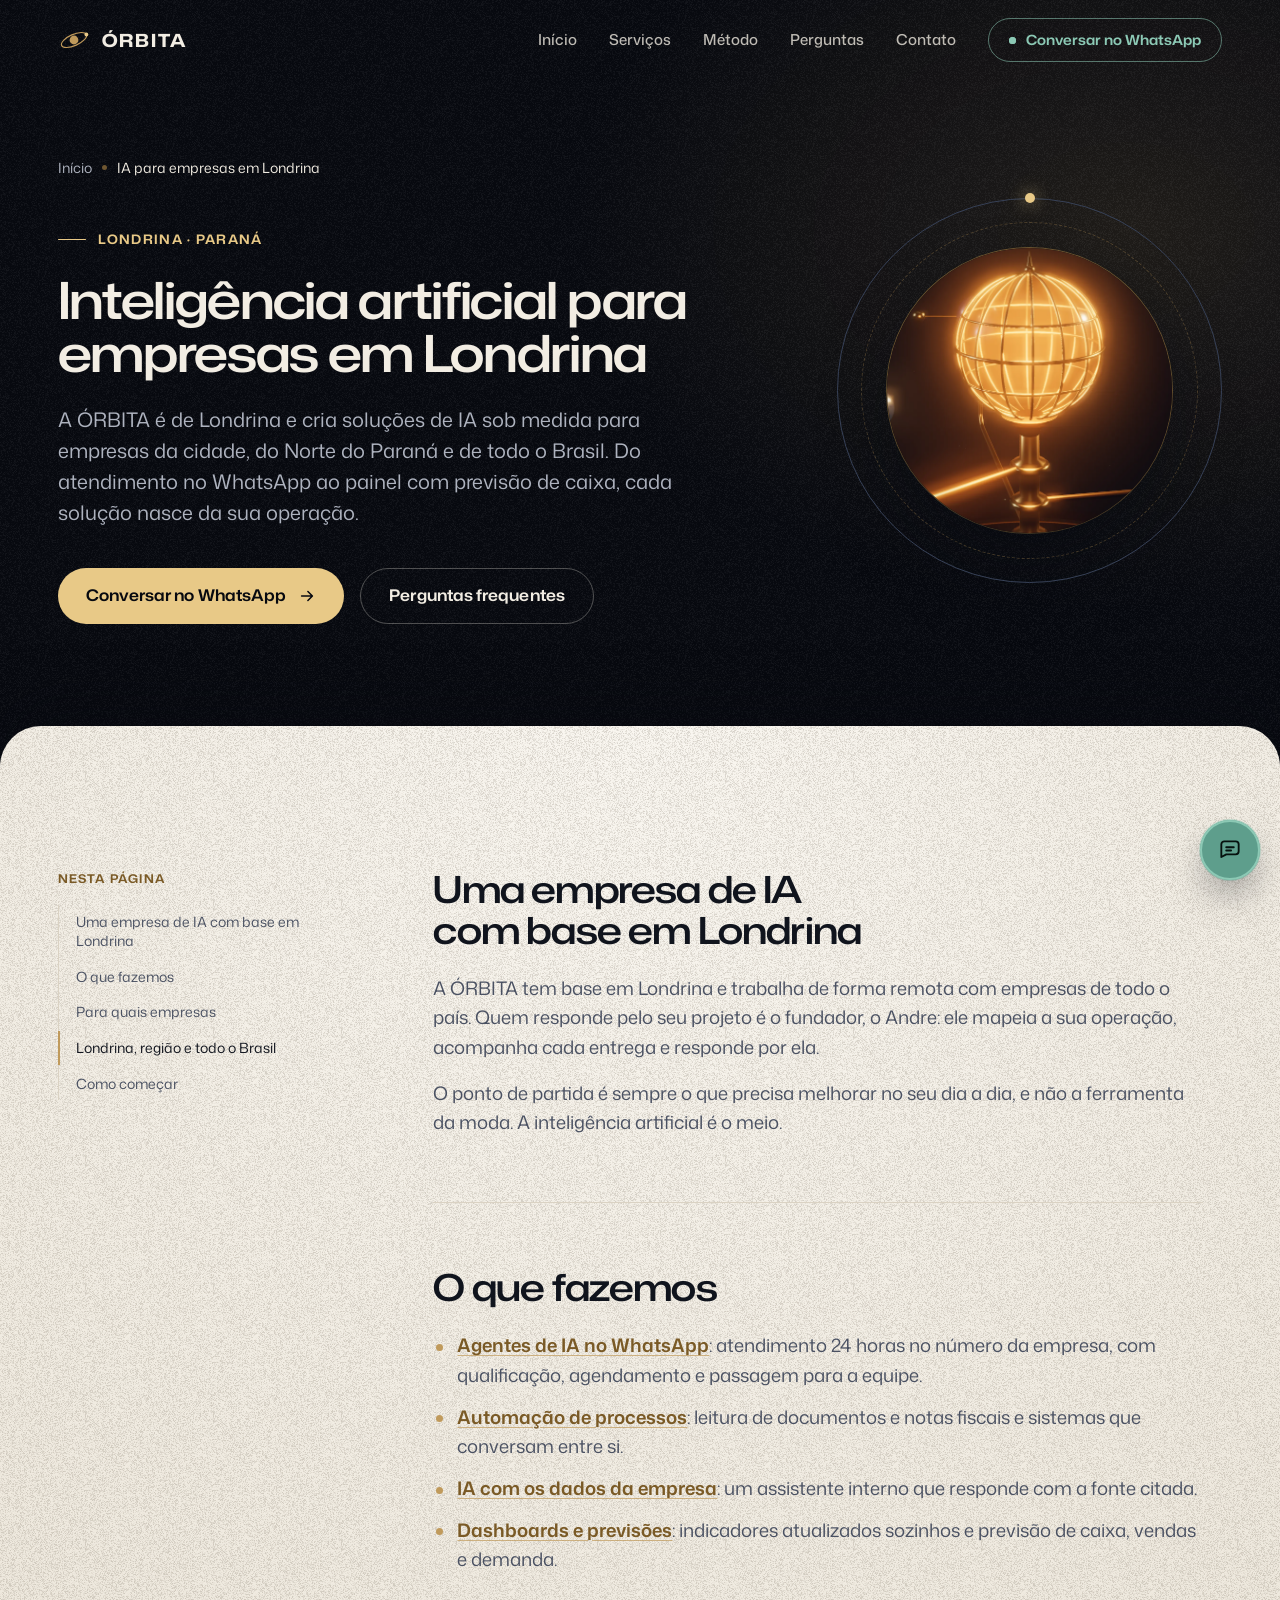
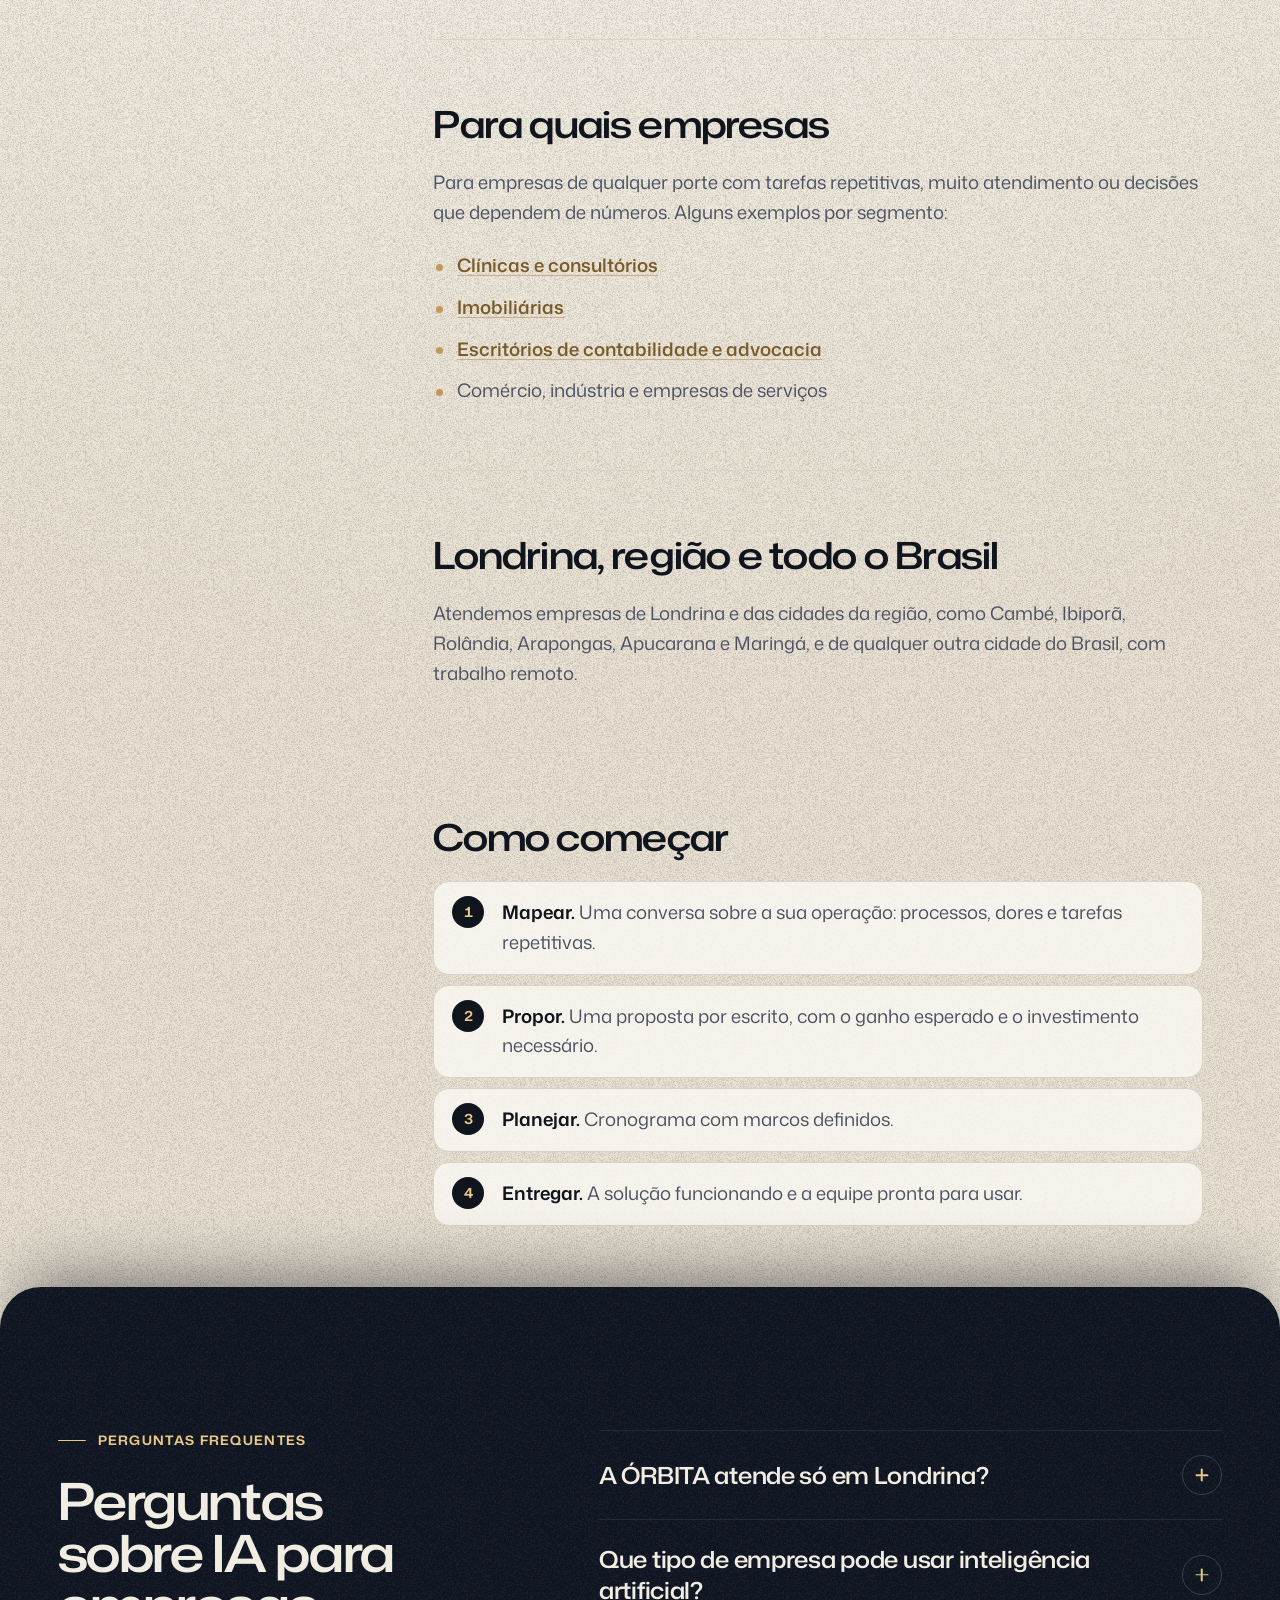
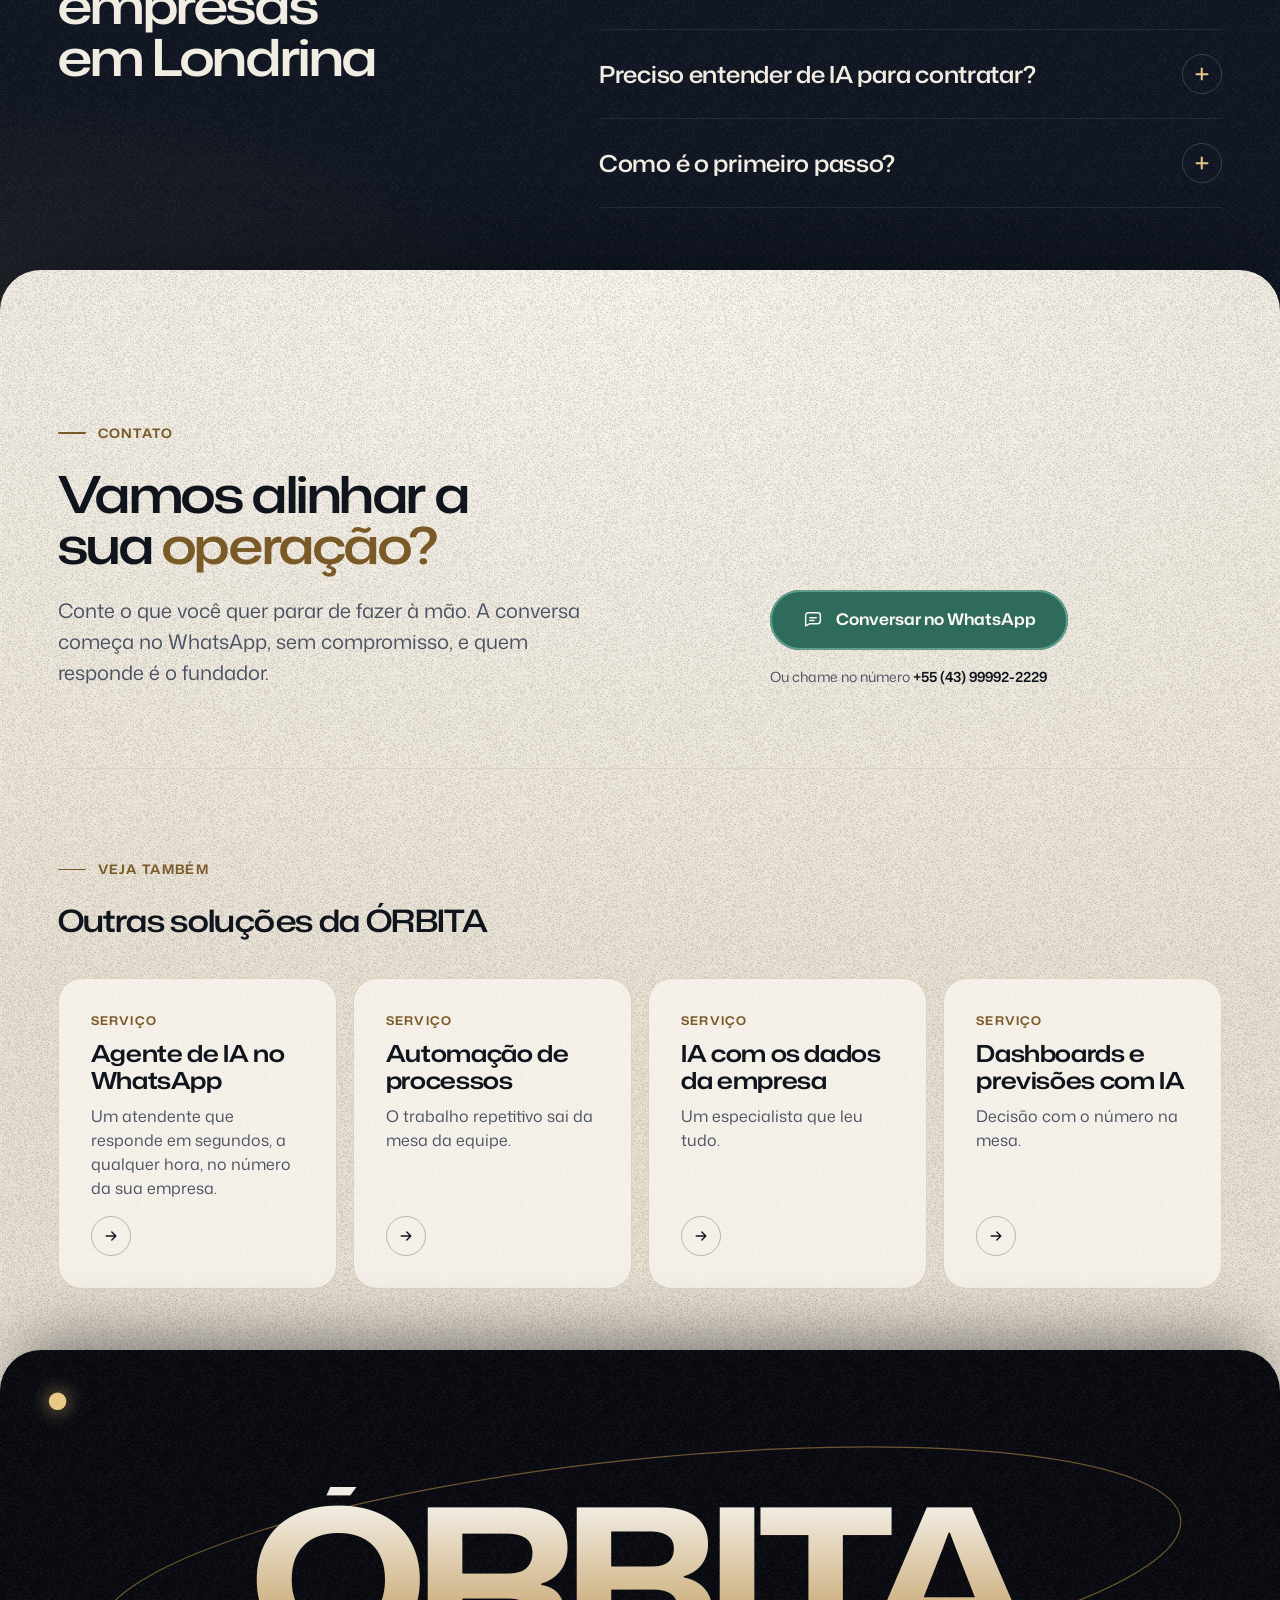
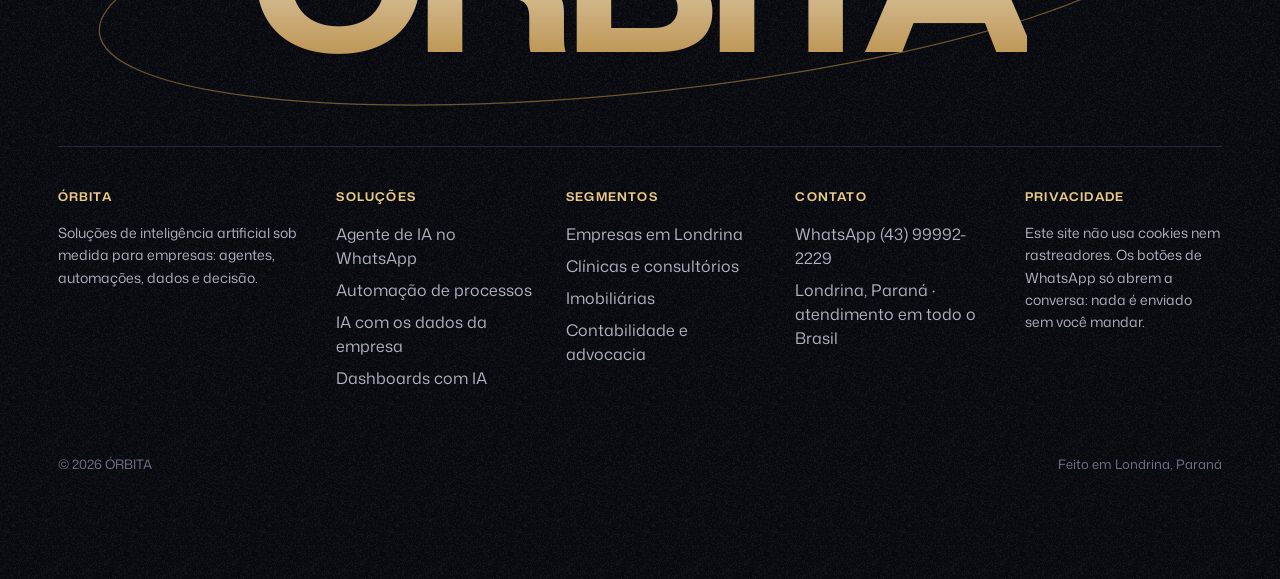
<file: ia-para-empresas-em-londrina.html>
<!doctype html>
<html lang="pt-BR" class="is-carregado">
<head>
<meta charset="utf-8">
<meta name="viewport" content="width=device-width, initial-scale=1, viewport-fit=cover">
<title>Inteligência artificial para empresas em Londrina | ÓRBITA</title>
<meta name="description" content="ÓRBITA, de Londrina (PR): agentes de IA no WhatsApp, automação de processos, assistentes com os dados da empresa e dashboards com previsão.">
<meta name="robots" content="index, follow, max-image-preview:large">
<link rel="canonical" href="https://www.iaorbita.com.br/ia-para-empresas-em-londrina">
<meta name="theme-color" content="#07090F">
<meta property="og:type" content="website">
<meta property="og:locale" content="pt_BR">
<meta property="og:site_name" content="ÓRBITA">
<meta property="og:title" content="Inteligência artificial para empresas em Londrina">
<meta property="og:description" content="ÓRBITA, de Londrina (PR): agentes de IA no WhatsApp, automação de processos, assistentes com os dados da empresa e dashboards com previsão.">
<meta property="og:url" content="https://www.iaorbita.com.br/ia-para-empresas-em-londrina">
<meta property="og:image" content="https://www.iaorbita.com.br/assets/img/og.jpg">
<meta property="og:image:width" content="1200">
<meta property="og:image:height" content="630">
<meta name="twitter:card" content="summary_large_image">
<meta name="twitter:image" content="https://www.iaorbita.com.br/assets/img/og.jpg">
<link rel="icon" href="/assets/favicon.svg" type="image/svg+xml">
<link rel="apple-touch-icon" href="/assets/apple-touch-icon.png">
<link rel="preload" href="/assets/fonts/mona-sans-latin-standard-normal.woff2" as="font" type="font/woff2" crossorigin>
<link rel="stylesheet" href="/assets/paginas.css?v=cc5b201c">
<script type="application/ld+json">{"@context":"https://schema.org","@graph":[{"@type":"WebPage","@id":"https://www.iaorbita.com.br/ia-para-empresas-em-londrina#pagina","url":"https://www.iaorbita.com.br/ia-para-empresas-em-londrina","name":"Inteligência artificial para empresas em Londrina | ÓRBITA","description":"ÓRBITA, de Londrina (PR): agentes de IA no WhatsApp, automação de processos, assistentes com os dados da empresa e dashboards com previsão.","inLanguage":"pt-BR","isPartOf":{"@id":"https://www.iaorbita.com.br/#site"},"about":{"@id":"https://www.iaorbita.com.br/ia-para-empresas-em-londrina#servico"},"breadcrumb":{"@id":"https://www.iaorbita.com.br/ia-para-empresas-em-londrina#migalhas"},"primaryImageOfPage":"https://www.iaorbita.com.br/assets/img/mecanismo.webp"},{"@type":"Service","@id":"https://www.iaorbita.com.br/ia-para-empresas-em-londrina#servico","name":"Soluções de inteligência artificial para empresas em Londrina","serviceType":"IA para empresas em Londrina","description":"ÓRBITA, de Londrina (PR): agentes de IA no WhatsApp, automação de processos, assistentes com os dados da empresa e dashboards com previsão.","url":"https://www.iaorbita.com.br/ia-para-empresas-em-londrina","provider":{"@id":"https://www.iaorbita.com.br/#empresa"},"areaServed":[{"@type":"City","name":"Londrina"},{"@type":"Country","name":"Brasil"}]},{"@type":"BreadcrumbList","@id":"https://www.iaorbita.com.br/ia-para-empresas-em-londrina#migalhas","itemListElement":[{"@type":"ListItem","position":1,"name":"Início","item":"https://www.iaorbita.com.br/"},{"@type":"ListItem","position":2,"name":"IA para empresas em Londrina","item":"https://www.iaorbita.com.br/ia-para-empresas-em-londrina"}]},{"@type":"FAQPage","@id":"https://www.iaorbita.com.br/ia-para-empresas-em-londrina#perguntas","mainEntity":[{"@type":"Question","name":"A ÓRBITA atende só em Londrina?","acceptedAnswer":{"@type":"Answer","text":"Não. A base é em Londrina (PR) e o trabalho é remoto, para empresas de todo o Brasil."}},{"@type":"Question","name":"Que tipo de empresa pode usar inteligência artificial?","acceptedAnswer":{"@type":"Answer","text":"Empresas de qualquer porte que têm tarefas repetitivas, muito atendimento ou decisões que dependem de números. O mapeamento mostra onde a IA dá retorno primeiro no seu caso."}},{"@type":"Question","name":"Preciso entender de IA para contratar?","acceptedAnswer":{"@type":"Answer","text":"Não. Você fala do seu dia a dia e do que quer parar de fazer à mão. A tradução para tecnologia é trabalho nosso."}},{"@type":"Question","name":"Como é o primeiro passo?","acceptedAnswer":{"@type":"Answer","text":"Uma conversa sobre a sua operação. Depois do mapeamento você recebe uma proposta por escrito, com escopo, ganho esperado e investimento fechados. Nada começa sem o seu aceite."}}]},{"@type":"ProfessionalService","@id":"https://www.iaorbita.com.br/#empresa","name":"ÓRBITA","alternateName":["ÓRBITA IA","Órbita IA"],"url":"https://www.iaorbita.com.br/","description":"ÓRBITA cria soluções de inteligência artificial sob medida para empresas: agentes de IA no WhatsApp, automação de processos, assistentes com os dados da empresa e dashboards com previsão. Base em Londrina (PR), atendimento em todo o Brasil.","logo":{"@type":"ImageObject","url":"https://www.iaorbita.com.br/assets/img/logo.png","width":512,"height":512},"image":"https://www.iaorbita.com.br/assets/img/og.jpg","address":{"@type":"PostalAddress","addressLocality":"Londrina","addressRegion":"PR","addressCountry":"BR"},"geo":{"@type":"GeoCoordinates","latitude":-23.3045,"longitude":-51.1696},"areaServed":[{"@type":"City","name":"Londrina"},{"@type":"State","name":"Paraná"},{"@type":"Country","name":"Brasil"}],"knowsAbout":["Inteligência artificial","Agentes de IA","Automação de processos","Dashboards e previsões"],"founder":{"@type":"Person","name":"Andre"},"makesOffer":[{"@type":"Offer","itemOffered":{"@type":"Service","name":"Agente de IA no WhatsApp","url":"https://www.iaorbita.com.br/agente-de-ia-whatsapp"}},{"@type":"Offer","itemOffered":{"@type":"Service","name":"Automação de processos com IA","url":"https://www.iaorbita.com.br/automacao-de-processos"}},{"@type":"Offer","itemOffered":{"@type":"Service","name":"Assistente de IA com os dados da empresa","url":"https://www.iaorbita.com.br/ia-com-dados-da-empresa"}},{"@type":"Offer","itemOffered":{"@type":"Service","name":"Dashboards e previsões com IA","url":"https://www.iaorbita.com.br/dashboards-com-ia"}}],"telephone":"+5543999922229","contactPoint":{"@type":"ContactPoint","telephone":"+5543999922229","contactType":"customer service","availableLanguage":"Portuguese","areaServed":"BR"}},{"@type":"WebSite","@id":"https://www.iaorbita.com.br/#site","url":"https://www.iaorbita.com.br/","name":"ÓRBITA"}]}</script>
</head>
<body class="pg">
<a class="pular" href="#conteudo">Pular para o conteúdo</a>
<header class="topo" id="topo">
  <div class="wrap topo__barra">
    <a class="marca" href="/" aria-label="ÓRBITA, página inicial"><svg class="marca__glifo" viewBox="0 0 40 40" aria-hidden="true"><ellipse cx="20" cy="20" rx="17" ry="7" transform="rotate(-24 20 20)"/><circle class="marca__sol" cx="20" cy="20" r="5.5"/><circle class="marca__planeta" cx="35.5" cy="13.1" r="2.4"/></svg><span class="marca__nome">ÓRBITA</span></a>
    <nav class="topo__nav" aria-label="Seções">
      <a href="/">Início</a>
      <a href="/#servicos">Serviços</a>
      <a href="/#metodo">Método</a>
      <a href="#perguntas">Perguntas</a>
      <a href="/#contato">Contato</a>
    </nav>
    <a class="cta-topo" href="https://wa.me/5543999922229?text=Ol%C3%A1%2C%20%C3%93RBITA%21%20Sou%20de%20Londrina%20e%20quero%20entender%20como%20a%20IA%20pode%20ajudar%20a%20minha%20empresa." target="_blank" rel="noopener"><span class="cta-topo__ponto" aria-hidden="true"></span><span><span class="cta-topo__longo">Conversar no </span>WhatsApp</span></a>
    <button class="topo__menu" type="button" aria-expanded="false" aria-controls="menu-movel"><span class="topo__menu-linhas" aria-hidden="true"><i></i><i></i></span><span class="topo__menu-txt">Menu</span></button>
  </div>
</header>
<a class="whats-fixo" href="https://wa.me/5543999922229?text=Ol%C3%A1%2C%20%C3%93RBITA%21%20Sou%20de%20Londrina%20e%20quero%20entender%20como%20a%20IA%20pode%20ajudar%20a%20minha%20empresa." target="_blank" rel="noopener" aria-label="Conversar no WhatsApp">
  <span class="whats-fixo__rotulo" aria-hidden="true">Conversar no WhatsApp</span>
  <span class="whats-fixo__botao" aria-hidden="true"><svg viewBox="0 0 24 24" aria-hidden="true"><path d="M4 18.5V6.8A2.8 2.8 0 0 1 6.8 4h10.4A2.8 2.8 0 0 1 20 6.8v6.4a2.8 2.8 0 0 1-2.8 2.8H8.6L4 18.5Z"/><path d="M8.5 9.5h7M8.5 12.5h4.5"/></svg></span>
</a>
<div class="menu-movel" id="menu-movel" hidden>
  <nav class="wrap" aria-label="Menu">
    <a href="/">Início</a>
    <a href="/#servicos">Serviços</a>
    <a href="/#metodo">Método</a>
    <a href="#perguntas">Perguntas</a>
    <a href="/#contato">Contato</a>
  </nav>
  <p class="menu-movel__rodape wrap">Londrina, Paraná · atendimento em todo o Brasil</p>
</div>
<main id="conteudo">
<section class="pg-capa tema-escuro" data-tema="escuro" aria-labelledby="pg-titulo">
  <div class="wrap pg-capa__grade">
    <div class="pg-capa__texto">
      <nav class="migalhas" aria-label="Você está em"><ol><li><a href="/">Início</a></li><li aria-current="page">IA para empresas em Londrina</li></ol></nav>
      <p class="sobretitulo">Londrina · Paraná</p>
      <h1 class="pg-titulo" id="pg-titulo">Inteligência artificial para empresas em Londrina</h1>
      <p class="pg-lead">A ÓRBITA é de Londrina e cria soluções de IA sob medida para empresas da cidade, do Norte do Paraná e de todo o Brasil. Do atendimento no WhatsApp ao painel com previsão de caixa, cada solução nasce da sua operação.</p>
      <div class="pg-acoes">
        <a class="btn btn--latao" href="https://wa.me/5543999922229?text=Ol%C3%A1%2C%20%C3%93RBITA%21%20Sou%20de%20Londrina%20e%20quero%20entender%20como%20a%20IA%20pode%20ajudar%20a%20minha%20empresa." target="_blank" rel="noopener">Conversar no WhatsApp<svg viewBox="0 0 20 20" aria-hidden="true"><path d="M4 10h11M11 5l5 5-5 5"/></svg></a>
        <a class="btn btn--fantasma" href="#perguntas">Perguntas frequentes</a>
      </div>
    </div>
    <figure class="pg-fig" aria-hidden="true">
      <div class="pg-fig__orbe"><img src="/assets/img/mecanismo.webp" width="1200" height="1500" alt="" decoding="async"></div>
      <span class="pg-fig__aro"></span>
      <span class="pg-fig__satelite"></span>
    </figure>
  </div>
</section>

<article class="pg-corpo sec tema-claro folha" data-tema="claro" aria-labelledby="pg-titulo">
  <div class="wrap pg-corpo__grade">
    <nav class="sumario" aria-label="Nesta página"><p class="sumario__titulo">Nesta página</p><ol><li><a href="#uma-empresa-de-ia-com-base-em-londrina">Uma empresa de IA com base em Londrina</a></li><li><a href="#o-que-fazemos">O que fazemos</a></li><li><a href="#para-quais-empresas">Para quais empresas</a></li><li><a href="#londrina-regiao-e-todo-o-brasil">Londrina, região e todo o Brasil</a></li><li><a href="#como-comecar">Como começar</a></li></ol></nav>
    <div class="prosa">
<section aria-labelledby="uma-empresa-de-ia-com-base-em-londrina"><h2 id="uma-empresa-de-ia-com-base-em-londrina">Uma empresa de IA com base em Londrina</h2><p>A ÓRBITA tem base em Londrina e trabalha de forma remota com empresas de todo o país. Quem responde pelo seu projeto é o fundador, o Andre: ele mapeia a sua operação, acompanha cada entrega e responde por ela.</p>
<p>O ponto de partida é sempre o que precisa melhorar no seu dia a dia, e não a ferramenta da moda. A inteligência artificial é o meio.</p></section>
<section aria-labelledby="o-que-fazemos"><h2 id="o-que-fazemos">O que fazemos</h2><ul class="lista">
  <li><a href="/agente-de-ia-whatsapp"><b>Agentes de IA no WhatsApp</b></a>: atendimento 24 horas no número da empresa, com qualificação, agendamento e passagem para a equipe.</li>
  <li><a href="/automacao-de-processos"><b>Automação de processos</b></a>: leitura de documentos e notas fiscais e sistemas que conversam entre si.</li>
  <li><a href="/ia-com-dados-da-empresa"><b>IA com os dados da empresa</b></a>: um assistente interno que responde com a fonte citada.</li>
  <li><a href="/dashboards-com-ia"><b>Dashboards e previsões</b></a>: indicadores atualizados sozinhos e previsão de caixa, vendas e demanda.</li>
</ul></section>
<section aria-labelledby="para-quais-empresas"><h2 id="para-quais-empresas">Para quais empresas</h2><p>Para empresas de qualquer porte com tarefas repetitivas, muito atendimento ou decisões que dependem de números. Alguns exemplos por segmento:</p>
<ul class="lista">
  <li><a href="/ia-para-clinicas">Clínicas e consultórios</a></li>
  <li><a href="/ia-para-imobiliarias">Imobiliárias</a></li>
  <li><a href="/ia-para-contabilidade-e-advocacia">Escritórios de contabilidade e advocacia</a></li>
  <li>Comércio, indústria e empresas de serviços</li>
</ul></section>
<section aria-labelledby="londrina-regiao-e-todo-o-brasil"><h2 id="londrina-regiao-e-todo-o-brasil">Londrina, região e todo o Brasil</h2><p>Atendemos empresas de Londrina e das cidades da região, como Cambé, Ibiporã, Rolândia, Arapongas, Apucarana e Maringá, e de qualquer outra cidade do Brasil, com trabalho remoto.</p></section>
<section aria-labelledby="como-comecar"><h2 id="como-comecar">Como começar</h2><ol class="passos">
  <li><b>Mapear.</b> Uma conversa sobre a sua operação: processos, dores e tarefas repetitivas.</li>
  <li><b>Propor.</b> Uma proposta por escrito, com o ganho esperado e o investimento necessário.</li>
  <li><b>Planejar.</b> Cronograma com marcos definidos.</li>
  <li><b>Entregar.</b> A solução funcionando e a equipe pronta para usar.</li>
</ol></section>
    </div>
  </div>
</article>

<section class="sec sec--faq tema-escuro folha" id="perguntas" data-tema="escuro" aria-labelledby="faq-titulo">
  <div class="wrap faq">
    <div class="faq__lado">
      <p class="sobretitulo">Perguntas frequentes</p>
      <h2 class="titulo" id="faq-titulo">Perguntas sobre IA para empresas em Londrina</h2>
    </div>
    <div class="faq__lista"><details class="faq__item"><summary>A ÓRBITA atende só em Londrina?<span class="faq__sinal" aria-hidden="true"></span></summary><div class="faq__resposta"><p>Não. A base é em Londrina (PR) e o trabalho é remoto, para empresas de todo o Brasil.</p></div></details><details class="faq__item"><summary>Que tipo de empresa pode usar inteligência artificial?<span class="faq__sinal" aria-hidden="true"></span></summary><div class="faq__resposta"><p>Empresas de qualquer porte que têm tarefas repetitivas, muito atendimento ou decisões que dependem de números. O mapeamento mostra onde a IA dá retorno primeiro no seu caso.</p></div></details><details class="faq__item"><summary>Preciso entender de IA para contratar?<span class="faq__sinal" aria-hidden="true"></span></summary><div class="faq__resposta"><p>Não. Você fala do seu dia a dia e do que quer parar de fazer à mão. A tradução para tecnologia é trabalho nosso.</p></div></details><details class="faq__item"><summary>Como é o primeiro passo?<span class="faq__sinal" aria-hidden="true"></span></summary><div class="faq__resposta"><p>Uma conversa sobre a sua operação. Depois do mapeamento você recebe uma proposta por escrito, com escopo, ganho esperado e investimento fechados. Nada começa sem o seu aceite.</p></div></details></div>
  </div>
</section>

<section class="sec tema-claro folha pg-fim" data-tema="claro" aria-labelledby="fim-titulo">
  <div class="wrap">
    <div class="pg-cta">
      <div>
        <p class="sobretitulo">Contato</p>
        <h2 class="titulo" id="fim-titulo">Vamos alinhar a sua <b>operação?</b></h2>
        <p class="intro">Conte o que você quer parar de fazer à mão. A conversa começa no WhatsApp, sem compromisso, e quem responde é o fundador.</p>
      </div>
      <div class="pg-cta__acoes">
        <a class="cta-whats" href="https://wa.me/5543999922229?text=Ol%C3%A1%2C%20%C3%93RBITA%21%20Sou%20de%20Londrina%20e%20quero%20entender%20como%20a%20IA%20pode%20ajudar%20a%20minha%20empresa." target="_blank" rel="noopener"><svg viewBox="0 0 24 24" aria-hidden="true"><path d="M4 18.5V6.8A2.8 2.8 0 0 1 6.8 4h10.4A2.8 2.8 0 0 1 20 6.8v6.4a2.8 2.8 0 0 1-2.8 2.8H8.6L4 18.5Z"/><path d="M8.5 9.5h7M8.5 12.5h4.5"/></svg>Conversar no WhatsApp</a>
        <p class="pg-cta__nota">Ou chame no número <b>+55 (43) 99992-2229</b></p>
      </div>
    </div>
    <div class="pg-rel">
      <p class="sobretitulo">Veja também</p>
      <h2 class="pg-rel__titulo">Outras soluções da ÓRBITA</h2>
      <ul class="pg-rel__lista"><li><a class="rel-card" href="/agente-de-ia-whatsapp"><span class="rel-card__grupo">Serviço</span><span class="rel-card__titulo">Agente de IA no WhatsApp</span><span class="rel-card__desc">Um atendente que responde em segundos, a qualquer hora, no número da sua empresa.</span><span class="rel-card__seta" aria-hidden="true"><svg viewBox="0 0 20 20" aria-hidden="true"><path d="M4 10h11M11 5l5 5-5 5"/></svg></span></a></li><li><a class="rel-card" href="/automacao-de-processos"><span class="rel-card__grupo">Serviço</span><span class="rel-card__titulo">Automação de processos</span><span class="rel-card__desc">O trabalho repetitivo sai da mesa da equipe.</span><span class="rel-card__seta" aria-hidden="true"><svg viewBox="0 0 20 20" aria-hidden="true"><path d="M4 10h11M11 5l5 5-5 5"/></svg></span></a></li><li><a class="rel-card" href="/ia-com-dados-da-empresa"><span class="rel-card__grupo">Serviço</span><span class="rel-card__titulo">IA com os dados da empresa</span><span class="rel-card__desc">Um especialista que leu tudo.</span><span class="rel-card__seta" aria-hidden="true"><svg viewBox="0 0 20 20" aria-hidden="true"><path d="M4 10h11M11 5l5 5-5 5"/></svg></span></a></li><li><a class="rel-card" href="/dashboards-com-ia"><span class="rel-card__grupo">Serviço</span><span class="rel-card__titulo">Dashboards e previsões com IA</span><span class="rel-card__desc">Decisão com o número na mesa.</span><span class="rel-card__seta" aria-hidden="true"><svg viewBox="0 0 20 20" aria-hidden="true"><path d="M4 10h11M11 5l5 5-5 5"/></svg></span></a></li></ul>
    </div>
  </div>
</section>
</main>

<footer class="rodape tema-escuro folha" data-tema="escuro">
  <div class="wrap">
    <div class="rodape__marca" aria-hidden="true">
      <svg class="rodape__orbita" viewBox="0 0 1200 360" preserveAspectRatio="xMidYMid meet">
        <ellipse id="rodape-elipse" cx="600" cy="180" rx="560" ry="120" transform="rotate(-6 600 180)"/>
        <circle class="rodape__planeta" r="9"><animateMotion dur="26s" repeatCount="indefinite" rotate="0"><mpath href="#rodape-elipse"/></animateMotion></circle>
      </svg>
      <span class="rodape__nome">ÓRBITA</span>
    </div>
    <div class="rodape__grade">
      <div><h2>ÓRBITA</h2><p>Soluções de inteligência artificial sob medida para empresas: agentes, automações, dados e decisão.</p></div>
      <div><h2>Soluções</h2><ul><li><a href="/agente-de-ia-whatsapp">Agente de IA no WhatsApp</a></li><li><a href="/automacao-de-processos">Automação de processos</a></li><li><a href="/ia-com-dados-da-empresa">IA com os dados da empresa</a></li><li><a href="/dashboards-com-ia">Dashboards com IA</a></li></ul></div>
      <div><h2>Segmentos</h2><ul><li><a href="/ia-para-empresas-em-londrina">Empresas em Londrina</a></li><li><a href="/ia-para-clinicas">Clínicas e consultórios</a></li><li><a href="/ia-para-imobiliarias">Imobiliárias</a></li><li><a href="/ia-para-contabilidade-e-advocacia">Contabilidade e advocacia</a></li></ul></div>
      <div><h2>Contato</h2><ul><li><a href="https://wa.me/5543999922229?text=Ol%C3%A1%2C%20%C3%93RBITA%21%20Vim%20pelo%20site%20e%20quero%20conversar%20sobre%20IA%20para%20a%20minha%20empresa." target="_blank" rel="noopener">WhatsApp (43) 99992-2229</a></li><li>Londrina, Paraná · atendimento em todo o Brasil</li></ul></div>
      <div><h2>Privacidade</h2><p>Este site não usa cookies nem rastreadores. Os botões de WhatsApp só abrem a conversa: nada é enviado sem você mandar.</p></div>
    </div>
    <div class="rodape__fim"><span>© 2026 ÓRBITA</span><span>Feito em Londrina, Paraná</span></div>
  </div>
</footer>
<script src="/assets/paginas.js?v=98499b55" defer></script>
</body>
</html>
</file>
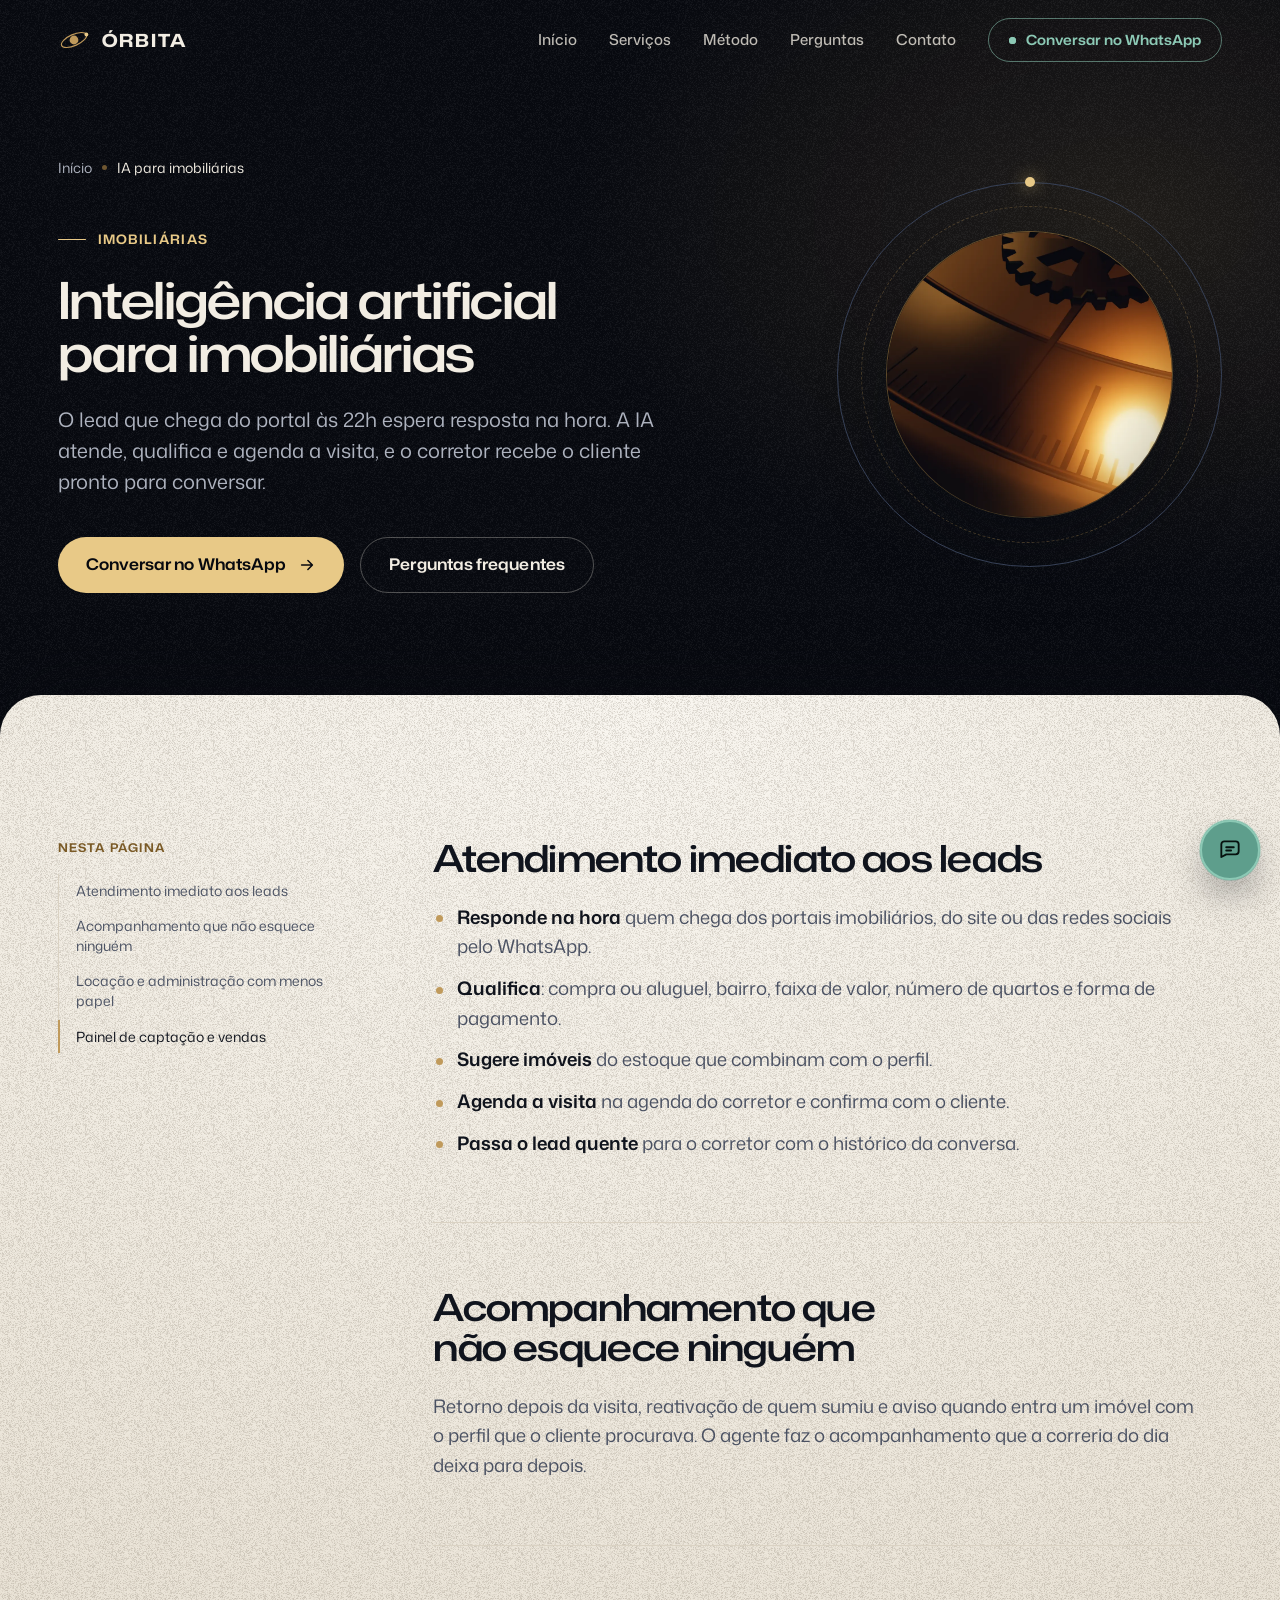
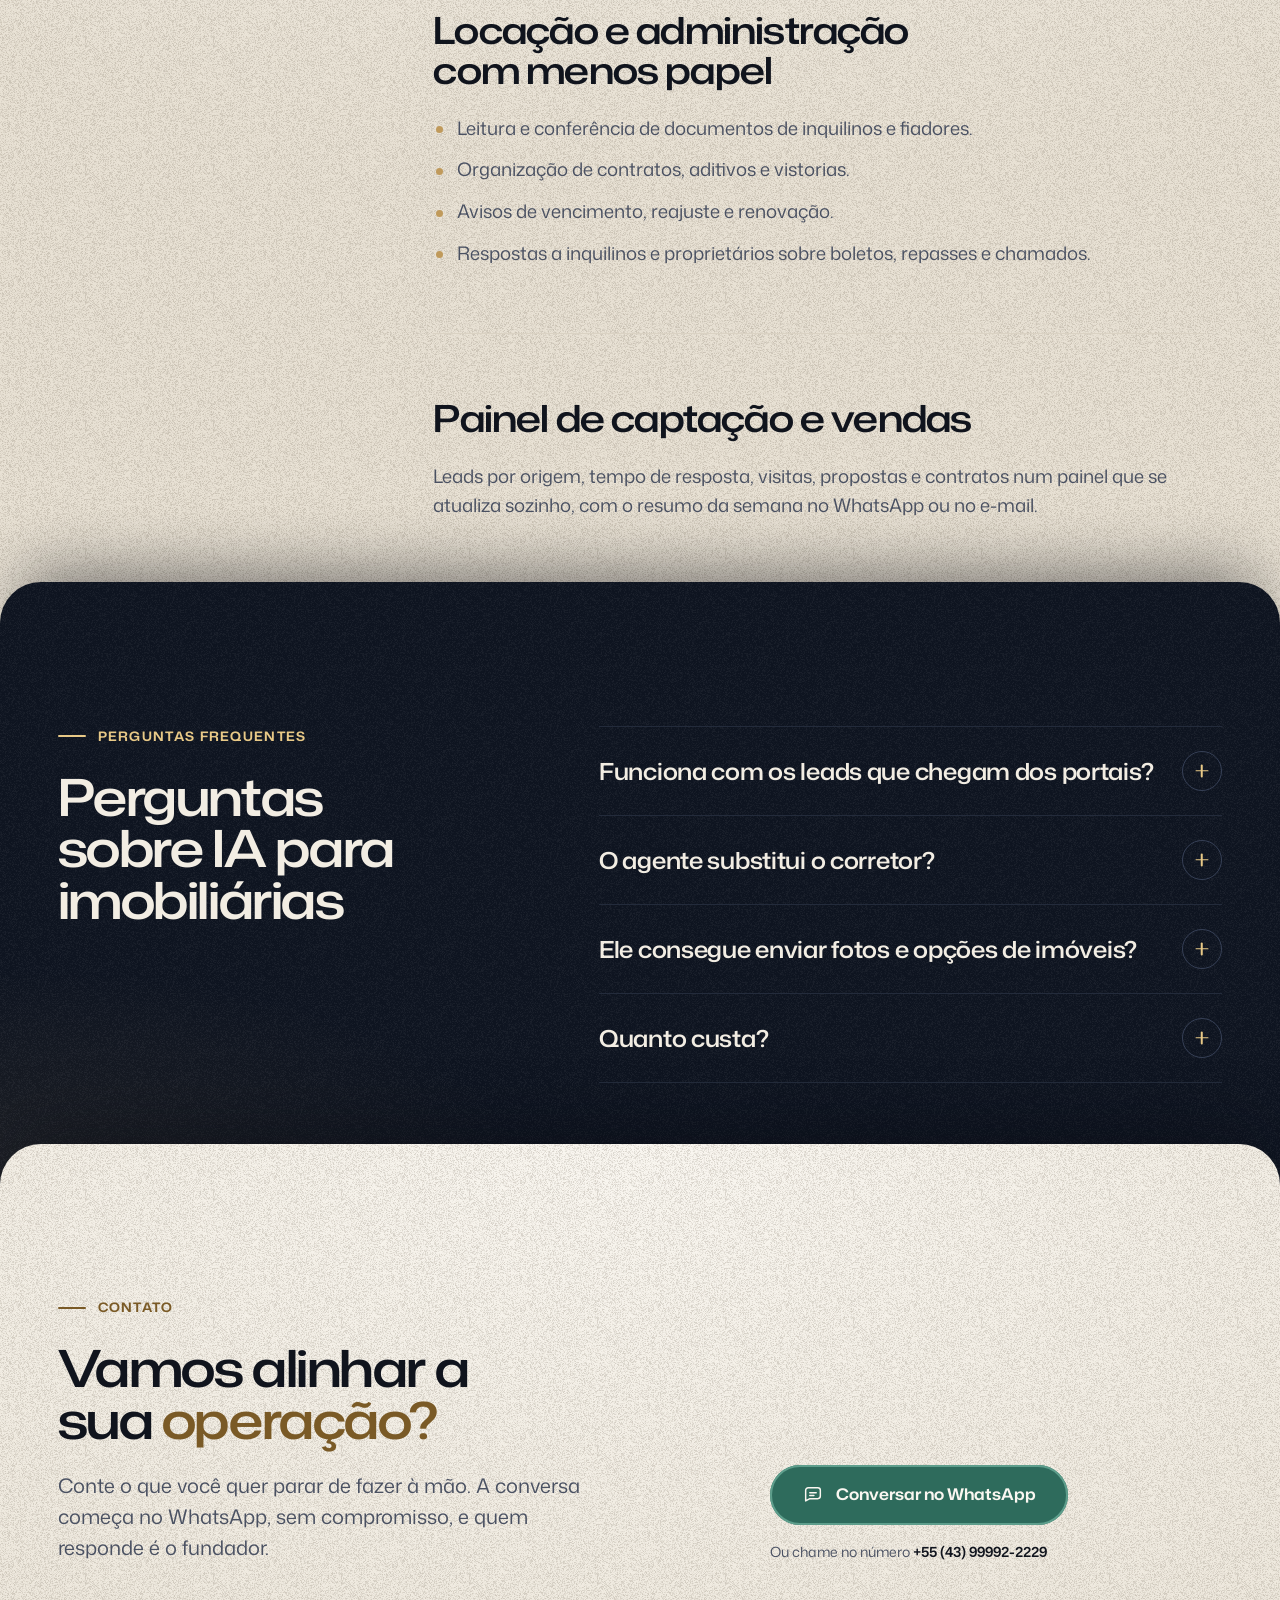
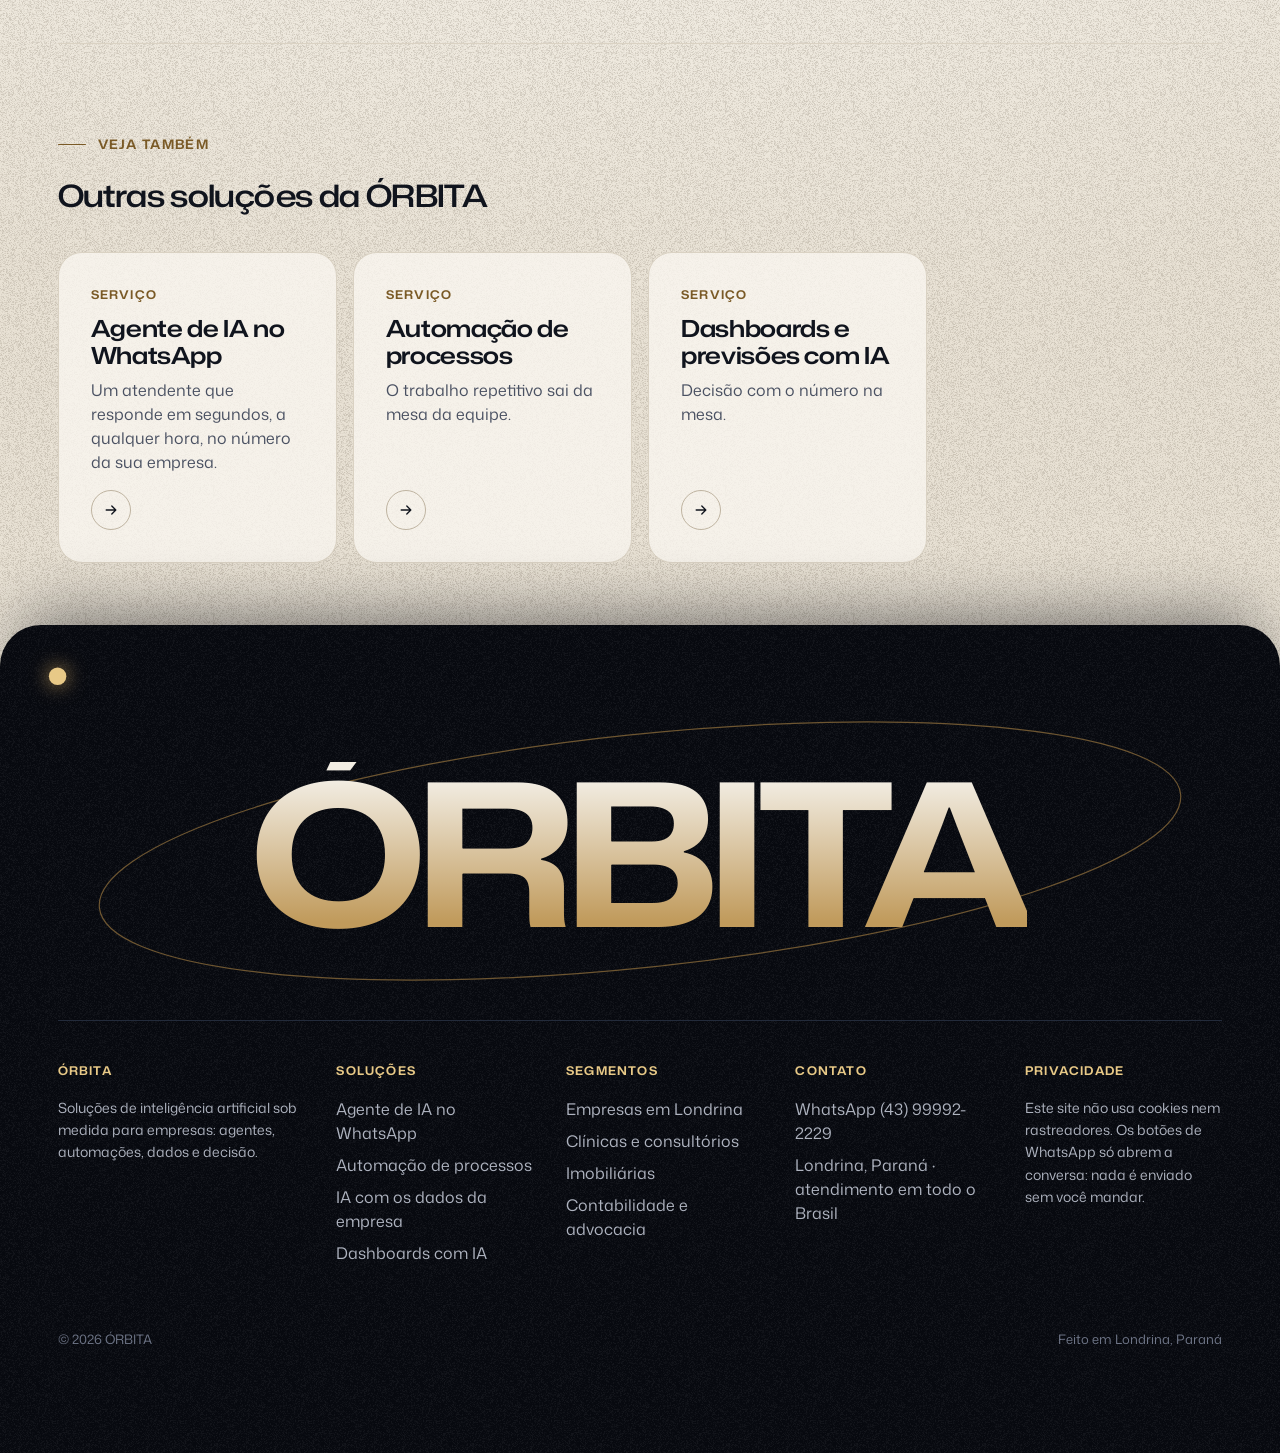
<file: ia-para-imobiliarias.html>
<!doctype html>
<html lang="pt-BR" class="is-carregado">
<head>
<meta charset="utf-8">
<meta name="viewport" content="width=device-width, initial-scale=1, viewport-fit=cover">
<title>IA para imobiliárias: leads, visitas e WhatsApp | ÓRBITA</title>
<meta name="description" content="IA para imobiliárias: agente no WhatsApp que atende os leads dos portais na hora, qualifica, agenda visitas e organiza contratos e vistorias.">
<meta name="robots" content="index, follow, max-image-preview:large">
<link rel="canonical" href="https://www.iaorbita.com.br/ia-para-imobiliarias">
<meta name="theme-color" content="#07090F">
<meta property="og:type" content="website">
<meta property="og:locale" content="pt_BR">
<meta property="og:site_name" content="ÓRBITA">
<meta property="og:title" content="IA para imobiliárias: leads, visitas e WhatsApp">
<meta property="og:description" content="IA para imobiliárias: agente no WhatsApp que atende os leads dos portais na hora, qualifica, agenda visitas e organiza contratos e vistorias.">
<meta property="og:url" content="https://www.iaorbita.com.br/ia-para-imobiliarias">
<meta property="og:image" content="https://www.iaorbita.com.br/assets/img/og.jpg">
<meta property="og:image:width" content="1200">
<meta property="og:image:height" content="630">
<meta name="twitter:card" content="summary_large_image">
<meta name="twitter:image" content="https://www.iaorbita.com.br/assets/img/og.jpg">
<link rel="icon" href="/assets/favicon.svg" type="image/svg+xml">
<link rel="apple-touch-icon" href="/assets/apple-touch-icon.png">
<link rel="preload" href="/assets/fonts/mona-sans-latin-standard-normal.woff2" as="font" type="font/woff2" crossorigin>
<link rel="stylesheet" href="/assets/paginas.css?v=cc5b201c">
<script type="application/ld+json">{"@context":"https://schema.org","@graph":[{"@type":"WebPage","@id":"https://www.iaorbita.com.br/ia-para-imobiliarias#pagina","url":"https://www.iaorbita.com.br/ia-para-imobiliarias","name":"IA para imobiliárias: leads, visitas e WhatsApp | ÓRBITA","description":"IA para imobiliárias: agente no WhatsApp que atende os leads dos portais na hora, qualifica, agenda visitas e organiza contratos e vistorias.","inLanguage":"pt-BR","isPartOf":{"@id":"https://www.iaorbita.com.br/#site"},"about":{"@id":"https://www.iaorbita.com.br/ia-para-imobiliarias#servico"},"breadcrumb":{"@id":"https://www.iaorbita.com.br/ia-para-imobiliarias#migalhas"},"primaryImageOfPage":"https://www.iaorbita.com.br/assets/img/orbita-decisao.webp"},{"@type":"Service","@id":"https://www.iaorbita.com.br/ia-para-imobiliarias#servico","name":"Inteligência artificial para imobiliárias","serviceType":"IA para imobiliárias","description":"IA para imobiliárias: agente no WhatsApp que atende os leads dos portais na hora, qualifica, agenda visitas e organiza contratos e vistorias.","url":"https://www.iaorbita.com.br/ia-para-imobiliarias","provider":{"@id":"https://www.iaorbita.com.br/#empresa"},"areaServed":{"@type":"Country","name":"Brasil"}},{"@type":"BreadcrumbList","@id":"https://www.iaorbita.com.br/ia-para-imobiliarias#migalhas","itemListElement":[{"@type":"ListItem","position":1,"name":"Início","item":"https://www.iaorbita.com.br/"},{"@type":"ListItem","position":2,"name":"IA para imobiliárias","item":"https://www.iaorbita.com.br/ia-para-imobiliarias"}]},{"@type":"FAQPage","@id":"https://www.iaorbita.com.br/ia-para-imobiliarias#perguntas","mainEntity":[{"@type":"Question","name":"Funciona com os leads que chegam dos portais?","acceptedAnswer":{"@type":"Answer","text":"Sim. Os leads que chegam pelo WhatsApp, de qualquer portal, podem ser atendidos pelo agente. Integrações diretas com portais e com o sistema da imobiliária são confirmadas no mapeamento."}},{"@type":"Question","name":"O agente substitui o corretor?","acceptedAnswer":{"@type":"Answer","text":"Não. Ele faz o primeiro atendimento e a organização, e entrega o cliente qualificado para o corretor conduzir a negociação."}},{"@type":"Question","name":"Ele consegue enviar fotos e opções de imóveis?","acceptedAnswer":{"@type":"Answer","text":"Sim, a partir do estoque que a imobiliária disponibilizar ou da ligação com o sistema que ela usa. Isso é definido no mapeamento."}},{"@type":"Question","name":"Quanto custa?","acceptedAnswer":{"@type":"Answer","text":"Depende do volume de leads, das tarefas e dos sistemas envolvidos. Depois do mapeamento você recebe uma proposta por escrito, com escopo e investimento fechados."}}]},{"@type":"ProfessionalService","@id":"https://www.iaorbita.com.br/#empresa","name":"ÓRBITA","alternateName":["ÓRBITA IA","Órbita IA"],"url":"https://www.iaorbita.com.br/","description":"ÓRBITA cria soluções de inteligência artificial sob medida para empresas: agentes de IA no WhatsApp, automação de processos, assistentes com os dados da empresa e dashboards com previsão. Base em Londrina (PR), atendimento em todo o Brasil.","logo":{"@type":"ImageObject","url":"https://www.iaorbita.com.br/assets/img/logo.png","width":512,"height":512},"image":"https://www.iaorbita.com.br/assets/img/og.jpg","address":{"@type":"PostalAddress","addressLocality":"Londrina","addressRegion":"PR","addressCountry":"BR"},"geo":{"@type":"GeoCoordinates","latitude":-23.3045,"longitude":-51.1696},"areaServed":[{"@type":"City","name":"Londrina"},{"@type":"State","name":"Paraná"},{"@type":"Country","name":"Brasil"}],"knowsAbout":["Inteligência artificial","Agentes de IA","Automação de processos","Dashboards e previsões"],"founder":{"@type":"Person","name":"Andre"},"makesOffer":[{"@type":"Offer","itemOffered":{"@type":"Service","name":"Agente de IA no WhatsApp","url":"https://www.iaorbita.com.br/agente-de-ia-whatsapp"}},{"@type":"Offer","itemOffered":{"@type":"Service","name":"Automação de processos com IA","url":"https://www.iaorbita.com.br/automacao-de-processos"}},{"@type":"Offer","itemOffered":{"@type":"Service","name":"Assistente de IA com os dados da empresa","url":"https://www.iaorbita.com.br/ia-com-dados-da-empresa"}},{"@type":"Offer","itemOffered":{"@type":"Service","name":"Dashboards e previsões com IA","url":"https://www.iaorbita.com.br/dashboards-com-ia"}}],"telephone":"+5543999922229","contactPoint":{"@type":"ContactPoint","telephone":"+5543999922229","contactType":"customer service","availableLanguage":"Portuguese","areaServed":"BR"}},{"@type":"WebSite","@id":"https://www.iaorbita.com.br/#site","url":"https://www.iaorbita.com.br/","name":"ÓRBITA"}]}</script>
</head>
<body class="pg">
<a class="pular" href="#conteudo">Pular para o conteúdo</a>
<header class="topo" id="topo">
  <div class="wrap topo__barra">
    <a class="marca" href="/" aria-label="ÓRBITA, página inicial"><svg class="marca__glifo" viewBox="0 0 40 40" aria-hidden="true"><ellipse cx="20" cy="20" rx="17" ry="7" transform="rotate(-24 20 20)"/><circle class="marca__sol" cx="20" cy="20" r="5.5"/><circle class="marca__planeta" cx="35.5" cy="13.1" r="2.4"/></svg><span class="marca__nome">ÓRBITA</span></a>
    <nav class="topo__nav" aria-label="Seções">
      <a href="/">Início</a>
      <a href="/#servicos">Serviços</a>
      <a href="/#metodo">Método</a>
      <a href="#perguntas">Perguntas</a>
      <a href="/#contato">Contato</a>
    </nav>
    <a class="cta-topo" href="https://wa.me/5543999922229?text=Ol%C3%A1%2C%20%C3%93RBITA%21%20Tenho%20uma%20imobili%C3%A1ria%20e%20quero%20atender%20os%20leads%20no%20WhatsApp%20com%20IA." target="_blank" rel="noopener"><span class="cta-topo__ponto" aria-hidden="true"></span><span><span class="cta-topo__longo">Conversar no </span>WhatsApp</span></a>
    <button class="topo__menu" type="button" aria-expanded="false" aria-controls="menu-movel"><span class="topo__menu-linhas" aria-hidden="true"><i></i><i></i></span><span class="topo__menu-txt">Menu</span></button>
  </div>
</header>
<a class="whats-fixo" href="https://wa.me/5543999922229?text=Ol%C3%A1%2C%20%C3%93RBITA%21%20Tenho%20uma%20imobili%C3%A1ria%20e%20quero%20atender%20os%20leads%20no%20WhatsApp%20com%20IA." target="_blank" rel="noopener" aria-label="Conversar no WhatsApp">
  <span class="whats-fixo__rotulo" aria-hidden="true">Conversar no WhatsApp</span>
  <span class="whats-fixo__botao" aria-hidden="true"><svg viewBox="0 0 24 24" aria-hidden="true"><path d="M4 18.5V6.8A2.8 2.8 0 0 1 6.8 4h10.4A2.8 2.8 0 0 1 20 6.8v6.4a2.8 2.8 0 0 1-2.8 2.8H8.6L4 18.5Z"/><path d="M8.5 9.5h7M8.5 12.5h4.5"/></svg></span>
</a>
<div class="menu-movel" id="menu-movel" hidden>
  <nav class="wrap" aria-label="Menu">
    <a href="/">Início</a>
    <a href="/#servicos">Serviços</a>
    <a href="/#metodo">Método</a>
    <a href="#perguntas">Perguntas</a>
    <a href="/#contato">Contato</a>
  </nav>
  <p class="menu-movel__rodape wrap">Londrina, Paraná · atendimento em todo o Brasil</p>
</div>
<main id="conteudo">
<section class="pg-capa tema-escuro" data-tema="escuro" aria-labelledby="pg-titulo">
  <div class="wrap pg-capa__grade">
    <div class="pg-capa__texto">
      <nav class="migalhas" aria-label="Você está em"><ol><li><a href="/">Início</a></li><li aria-current="page">IA para imobiliárias</li></ol></nav>
      <p class="sobretitulo">Imobiliárias</p>
      <h1 class="pg-titulo" id="pg-titulo">Inteligência artificial para imobiliárias</h1>
      <p class="pg-lead">O lead que chega do portal às 22h espera resposta na hora. A IA atende, qualifica e agenda a visita, e o corretor recebe o cliente pronto para conversar.</p>
      <div class="pg-acoes">
        <a class="btn btn--latao" href="https://wa.me/5543999922229?text=Ol%C3%A1%2C%20%C3%93RBITA%21%20Tenho%20uma%20imobili%C3%A1ria%20e%20quero%20atender%20os%20leads%20no%20WhatsApp%20com%20IA." target="_blank" rel="noopener">Conversar no WhatsApp<svg viewBox="0 0 20 20" aria-hidden="true"><path d="M4 10h11M11 5l5 5-5 5"/></svg></a>
        <a class="btn btn--fantasma" href="#perguntas">Perguntas frequentes</a>
      </div>
    </div>
    <figure class="pg-fig" aria-hidden="true">
      <div class="pg-fig__orbe"><img src="/assets/img/orbita-decisao.webp" width="1000" height="1000" alt="" decoding="async"></div>
      <span class="pg-fig__aro"></span>
      <span class="pg-fig__satelite"></span>
    </figure>
  </div>
</section>

<article class="pg-corpo sec tema-claro folha" data-tema="claro" aria-labelledby="pg-titulo">
  <div class="wrap pg-corpo__grade">
    <nav class="sumario" aria-label="Nesta página"><p class="sumario__titulo">Nesta página</p><ol><li><a href="#atendimento-imediato-aos-leads">Atendimento imediato aos leads</a></li><li><a href="#acompanhamento-que-nao-esquece-ninguem">Acompanhamento que não esquece ninguém</a></li><li><a href="#locacao-e-administracao-com-menos-papel">Locação e administração com menos papel</a></li><li><a href="#painel-de-captacao-e-vendas">Painel de captação e vendas</a></li></ol></nav>
    <div class="prosa">
<section aria-labelledby="atendimento-imediato-aos-leads"><h2 id="atendimento-imediato-aos-leads">Atendimento imediato aos leads</h2><ul class="lista">
  <li><b>Responde na hora</b> quem chega dos portais imobiliários, do site ou das redes sociais pelo WhatsApp.</li>
  <li><b>Qualifica</b>: compra ou aluguel, bairro, faixa de valor, número de quartos e forma de pagamento.</li>
  <li><b>Sugere imóveis</b> do estoque que combinam com o perfil.</li>
  <li><b>Agenda a visita</b> na agenda do corretor e confirma com o cliente.</li>
  <li><b>Passa o lead quente</b> para o corretor com o histórico da conversa.</li>
</ul></section>
<section aria-labelledby="acompanhamento-que-nao-esquece-ninguem"><h2 id="acompanhamento-que-nao-esquece-ninguem">Acompanhamento que não esquece ninguém</h2><p>Retorno depois da visita, reativação de quem sumiu e aviso quando entra um imóvel com o perfil que o cliente procurava. O agente faz o acompanhamento que a correria do dia deixa para depois.</p></section>
<section aria-labelledby="locacao-e-administracao-com-menos-papel"><h2 id="locacao-e-administracao-com-menos-papel">Locação e administração com menos papel</h2><ul class="lista">
  <li>Leitura e conferência de documentos de inquilinos e fiadores.</li>
  <li>Organização de contratos, aditivos e vistorias.</li>
  <li>Avisos de vencimento, reajuste e renovação.</li>
  <li>Respostas a inquilinos e proprietários sobre boletos, repasses e chamados.</li>
</ul></section>
<section aria-labelledby="painel-de-captacao-e-vendas"><h2 id="painel-de-captacao-e-vendas">Painel de captação e vendas</h2><p>Leads por origem, tempo de resposta, visitas, propostas e contratos num painel que se atualiza sozinho, com o resumo da semana no WhatsApp ou no e-mail.</p></section>
    </div>
  </div>
</article>

<section class="sec sec--faq tema-escuro folha" id="perguntas" data-tema="escuro" aria-labelledby="faq-titulo">
  <div class="wrap faq">
    <div class="faq__lado">
      <p class="sobretitulo">Perguntas frequentes</p>
      <h2 class="titulo" id="faq-titulo">Perguntas sobre IA para imobiliárias</h2>
    </div>
    <div class="faq__lista"><details class="faq__item"><summary>Funciona com os leads que chegam dos portais?<span class="faq__sinal" aria-hidden="true"></span></summary><div class="faq__resposta"><p>Sim. Os leads que chegam pelo WhatsApp, de qualquer portal, podem ser atendidos pelo agente. Integrações diretas com portais e com o sistema da imobiliária são confirmadas no mapeamento.</p></div></details><details class="faq__item"><summary>O agente substitui o corretor?<span class="faq__sinal" aria-hidden="true"></span></summary><div class="faq__resposta"><p>Não. Ele faz o primeiro atendimento e a organização, e entrega o cliente qualificado para o corretor conduzir a negociação.</p></div></details><details class="faq__item"><summary>Ele consegue enviar fotos e opções de imóveis?<span class="faq__sinal" aria-hidden="true"></span></summary><div class="faq__resposta"><p>Sim, a partir do estoque que a imobiliária disponibilizar ou da ligação com o sistema que ela usa. Isso é definido no mapeamento.</p></div></details><details class="faq__item"><summary>Quanto custa?<span class="faq__sinal" aria-hidden="true"></span></summary><div class="faq__resposta"><p>Depende do volume de leads, das tarefas e dos sistemas envolvidos. Depois do mapeamento você recebe uma proposta por escrito, com escopo e investimento fechados.</p></div></details></div>
  </div>
</section>

<section class="sec tema-claro folha pg-fim" data-tema="claro" aria-labelledby="fim-titulo">
  <div class="wrap">
    <div class="pg-cta">
      <div>
        <p class="sobretitulo">Contato</p>
        <h2 class="titulo" id="fim-titulo">Vamos alinhar a sua <b>operação?</b></h2>
        <p class="intro">Conte o que você quer parar de fazer à mão. A conversa começa no WhatsApp, sem compromisso, e quem responde é o fundador.</p>
      </div>
      <div class="pg-cta__acoes">
        <a class="cta-whats" href="https://wa.me/5543999922229?text=Ol%C3%A1%2C%20%C3%93RBITA%21%20Tenho%20uma%20imobili%C3%A1ria%20e%20quero%20atender%20os%20leads%20no%20WhatsApp%20com%20IA." target="_blank" rel="noopener"><svg viewBox="0 0 24 24" aria-hidden="true"><path d="M4 18.5V6.8A2.8 2.8 0 0 1 6.8 4h10.4A2.8 2.8 0 0 1 20 6.8v6.4a2.8 2.8 0 0 1-2.8 2.8H8.6L4 18.5Z"/><path d="M8.5 9.5h7M8.5 12.5h4.5"/></svg>Conversar no WhatsApp</a>
        <p class="pg-cta__nota">Ou chame no número <b>+55 (43) 99992-2229</b></p>
      </div>
    </div>
    <div class="pg-rel">
      <p class="sobretitulo">Veja também</p>
      <h2 class="pg-rel__titulo">Outras soluções da ÓRBITA</h2>
      <ul class="pg-rel__lista"><li><a class="rel-card" href="/agente-de-ia-whatsapp"><span class="rel-card__grupo">Serviço</span><span class="rel-card__titulo">Agente de IA no WhatsApp</span><span class="rel-card__desc">Um atendente que responde em segundos, a qualquer hora, no número da sua empresa.</span><span class="rel-card__seta" aria-hidden="true"><svg viewBox="0 0 20 20" aria-hidden="true"><path d="M4 10h11M11 5l5 5-5 5"/></svg></span></a></li><li><a class="rel-card" href="/automacao-de-processos"><span class="rel-card__grupo">Serviço</span><span class="rel-card__titulo">Automação de processos</span><span class="rel-card__desc">O trabalho repetitivo sai da mesa da equipe.</span><span class="rel-card__seta" aria-hidden="true"><svg viewBox="0 0 20 20" aria-hidden="true"><path d="M4 10h11M11 5l5 5-5 5"/></svg></span></a></li><li><a class="rel-card" href="/dashboards-com-ia"><span class="rel-card__grupo">Serviço</span><span class="rel-card__titulo">Dashboards e previsões com IA</span><span class="rel-card__desc">Decisão com o número na mesa.</span><span class="rel-card__seta" aria-hidden="true"><svg viewBox="0 0 20 20" aria-hidden="true"><path d="M4 10h11M11 5l5 5-5 5"/></svg></span></a></li></ul>
    </div>
  </div>
</section>
</main>

<footer class="rodape tema-escuro folha" data-tema="escuro">
  <div class="wrap">
    <div class="rodape__marca" aria-hidden="true">
      <svg class="rodape__orbita" viewBox="0 0 1200 360" preserveAspectRatio="xMidYMid meet">
        <ellipse id="rodape-elipse" cx="600" cy="180" rx="560" ry="120" transform="rotate(-6 600 180)"/>
        <circle class="rodape__planeta" r="9"><animateMotion dur="26s" repeatCount="indefinite" rotate="0"><mpath href="#rodape-elipse"/></animateMotion></circle>
      </svg>
      <span class="rodape__nome">ÓRBITA</span>
    </div>
    <div class="rodape__grade">
      <div><h2>ÓRBITA</h2><p>Soluções de inteligência artificial sob medida para empresas: agentes, automações, dados e decisão.</p></div>
      <div><h2>Soluções</h2><ul><li><a href="/agente-de-ia-whatsapp">Agente de IA no WhatsApp</a></li><li><a href="/automacao-de-processos">Automação de processos</a></li><li><a href="/ia-com-dados-da-empresa">IA com os dados da empresa</a></li><li><a href="/dashboards-com-ia">Dashboards com IA</a></li></ul></div>
      <div><h2>Segmentos</h2><ul><li><a href="/ia-para-empresas-em-londrina">Empresas em Londrina</a></li><li><a href="/ia-para-clinicas">Clínicas e consultórios</a></li><li><a href="/ia-para-imobiliarias">Imobiliárias</a></li><li><a href="/ia-para-contabilidade-e-advocacia">Contabilidade e advocacia</a></li></ul></div>
      <div><h2>Contato</h2><ul><li><a href="https://wa.me/5543999922229?text=Ol%C3%A1%2C%20%C3%93RBITA%21%20Vim%20pelo%20site%20e%20quero%20conversar%20sobre%20IA%20para%20a%20minha%20empresa." target="_blank" rel="noopener">WhatsApp (43) 99992-2229</a></li><li>Londrina, Paraná · atendimento em todo o Brasil</li></ul></div>
      <div><h2>Privacidade</h2><p>Este site não usa cookies nem rastreadores. Os botões de WhatsApp só abrem a conversa: nada é enviado sem você mandar.</p></div>
    </div>
    <div class="rodape__fim"><span>© 2026 ÓRBITA</span><span>Feito em Londrina, Paraná</span></div>
  </div>
</footer>
<script src="/assets/paginas.js?v=98499b55" defer></script>
</body>
</html>
</file>
<file: assets/paginas.css>
@font-face { font-family: "Mona Sans"; font-style: normal; font-weight: 200 900; font-stretch: 75% 125%; font-display: swap; src: url("/assets/fonts/mona-sans-latin-standard-normal.woff2") format("woff2"); }
:root {
  /* ÓRBITA · v2. Ritmo claro/escuro: os filmes do planetário ficam na noite, a leitura acontece no papel.
     Cada seção é uma folha que sobe por cima da anterior. Tipografia única: Mona Sans, larga nos títulos. */
  color-scheme: dark;

  /* Cor · noite */
  --noite: #07090F;
  --ceu: #0E1420;
  --ceu-alto: #151C2B;
  --linha: #232B3B;
  --linha-forte: #374157;
  --pergaminho: #F2EDE3;
  --nevoa: #AEB3BF;
  --nevoa-baixa: #6E7587;
  /* Cor · latão */
  --latao: #C09A5B;
  --latao-aceso: #E8C987;
  --latao-sombra: #6E5631;
  --latao-escuro: #7A5A26;
  /* Cor · verdete */
  --verdete: #5E9E8C;
  --verdete-aceso: #8CC9B5;
  --verdete-escuro: #2E6B5C;
  --verdete-tinta: #06110E;
  /* Cor · papel */
  --papel: #F1ECE2;
  --papel-claro: #FAF7F1;
  --papel-alto: #E9E2D5;
  --tinta: #10141D;
  --tinta-suave: #4A5162;
  --tinta-fraca: #646A7A;
  --linha-clara: #DAD2C3;
  --linha-clara-forte: #BFB4A1;
  /* Cor · prévia no estilo do WhatsApp */
  --bolha: #DCF8C6;
  --bolha-texto: #111B21;
  --bolha-check: #53BDEB;
  /* textura de papel e grão de filme: ladrilho PNG pequeno (decodifica uma vez, sem filtro SVG nem mistura a cada quadro) */
  --ruido-claro: url("/assets/img/ruido-claro.png");
  --ruido-escuro: url("/assets/img/ruido-escuro.png");
  /* véus */
  --veu-forte: color-mix(in srgb, var(--noite) 90%, transparent);
  --veu-medio: color-mix(in srgb, var(--noite) 62%, transparent);
  --veu-leve: color-mix(in srgb, var(--noite) 0%, transparent);

  /* Tipografia: uma família, três larguras */
  --f: "Mona Sans", "Helvetica Neue", Helvetica, Arial, sans-serif;
  --larg-titulo: 125%;
  --larg-sub: 112.5%;
  --peso-titulo: 560;

  /* Escala tipográfica fixa */
  --t-12: 0.75rem;
  --t-13: 0.8125rem;
  --t-14: 0.875rem;
  --t-16: 1rem;
  --t-18: 1.125rem;
  --t-20: 1.25rem;
  --t-24: clamp(1.25rem, 1.1rem + 0.45vw, 1.5rem);
  --t-32: clamp(1.5rem, 1.2rem + 0.9vw, 2rem);
  --t-40: clamp(1.625rem, 1.2rem + 1.4vw, 2.5rem);
  --t-48: clamp(1.875rem, 1.3rem + 1.9vw, 3rem);
  --t-56: clamp(1.875rem, 1.1rem + 2.6vw, 3.5rem);
  --t-72: clamp(2.25rem, 1.2rem + 3.6vw, 4.5rem);
  --t-hero: clamp(2.25rem, 0.8rem + 4.9vw, 5.75rem);
  --t-numero: clamp(4.25rem, 2rem + 6.4vw, 8.5rem);
  --t-corpo: clamp(1.0625rem, 1rem + 0.2vw, 1.1875rem);

  /* Espaço (grade de 8px) */
  --s-1: 8px;
  --s-2: 16px;
  --s-3: 24px;
  --s-4: 32px;
  --s-5: 40px;
  --s-6: 48px;
  --s-8: 64px;
  --s-10: 80px;
  --s-12: 96px;
  --s-16: 128px;
  --s-20: 160px;
  --pad-x: clamp(20px, 4.5vw, 72px);
  --max: 1320px;
  --topo-h: 80px;
  --sec-pad: clamp(96px, 11vw, 168px);
  --raio: 8px;
  --raio-card: 24px;
  --raio-folha: clamp(24px, 3.2vw, 48px);

  /* Movimento */
  --ease: cubic-bezier(0.16, 1, 0.3, 1);
  --ease-io: cubic-bezier(0.65, 0, 0.35, 1);
  --ease-suave: cubic-bezier(0.33, 1, 0.68, 1);
  --dur: 1200ms;
  --dur-curta: 450ms;
}

*, *::before, *::after { box-sizing: border-box; }
html { -webkit-text-size-adjust: 100%; background: var(--noite); }
body {
  margin: 0;
  background: var(--noite);
  color: var(--pergaminho);
  font-family: var(--f);
  font-stretch: 100%;
  font-size: var(--t-corpo);
  line-height: 1.6;
  font-weight: 400;
  font-kerning: normal;
  -webkit-font-smoothing: antialiased;
  -moz-osx-font-smoothing: grayscale;
  text-rendering: optimizeLegibility;
  overflow-x: clip;
}
img, video, svg { display: block; max-width: 100%; }
a { color: inherit; }
h1, h2, h3, p, figure, blockquote, dl, dd, ul, ol { margin: 0; }
h1, h2, h3 { font-weight: var(--peso-titulo); text-wrap: balance; }
p { text-wrap: pretty; }
b, strong { font-weight: 620; }
button { font: inherit; }
::selection { background: var(--latao-aceso); color: var(--noite); }
:focus-visible { outline: 2px solid var(--latao); outline-offset: 3px; border-radius: 4px; }

.sr-only { position: absolute; width: 1px; height: 1px; margin: -1px; padding: 0; overflow: hidden; clip: rect(0 0 0 0); white-space: nowrap; border: 0; }
.pular {
  position: fixed; left: var(--s-2); top: calc(env(safe-area-inset-top, 0px) + var(--s-2)); z-index: 100;
  padding: var(--s-1) var(--s-2); border-radius: 999px; background: var(--latao-aceso); color: var(--noite); font-weight: 600; font-size: var(--t-14);
  transform: translateY(-200%); transition: transform var(--dur-curta) var(--ease);
}
.pular:focus { transform: none; }

.wrap {
  width: 100%;
  max-width: calc(var(--max) + 2 * var(--pad-x));
  margin-inline: auto;
  padding-left: max(var(--pad-x), env(safe-area-inset-left, 0px));
  padding-right: max(var(--pad-x), env(safe-area-inset-right, 0px));
}


.tema-escuro {
  --fundo: var(--noite); --texto: var(--pergaminho); --texto-suave: var(--nevoa); --texto-fraco: var(--nevoa-baixa);
  --borda: var(--linha); --borda-forte: var(--linha-forte); --destaque: var(--latao-aceso); --destaque-traco: var(--latao);
  color: var(--texto);
}
.tema-claro {
  --fundo: var(--papel); --texto: var(--tinta); --texto-suave: var(--tinta-suave); --texto-fraco: var(--tinta-fraca);
  --borda: var(--linha-clara); --borda-forte: var(--linha-clara-forte); --destaque: var(--latao-escuro); --destaque-traco: var(--latao);
  color: var(--texto); color-scheme: light;
}
.tema-claro ::selection { background: var(--tinta); color: var(--papel); }

.sobretitulo {
  display: inline-flex; align-items: center; gap: 12px; margin-bottom: var(--s-3);
  font-stretch: var(--larg-sub); font-weight: 640; font-size: var(--t-13); letter-spacing: 0.1em; text-transform: uppercase; color: var(--destaque);
}
.sobretitulo::before { content: ""; width: 28px; height: 1.5px; background: currentColor; border-radius: 2px; }
.titulo {
  font-stretch: var(--larg-titulo); font-weight: var(--peso-titulo); font-size: var(--t-72); line-height: 1.02; letter-spacing: -0.028em; color: var(--texto);
}
.titulo b { font-weight: inherit; color: var(--destaque); }
.titulo--centro { text-align: center; margin-inline: auto; max-width: 19ch; }
.intro { font-size: var(--t-20); line-height: 1.55; color: var(--texto-suave); max-width: 44ch; }

.btn {
  position: relative; display: inline-flex; align-items: center; justify-content: center; gap: 12px; height: 56px; padding: 0 28px; border-radius: 999px;
  font-stretch: var(--larg-sub); font-weight: 620; font-size: var(--t-16); letter-spacing: 0.005em; text-decoration: none; white-space: nowrap; overflow: hidden; isolation: isolate;
  transition: background-color var(--dur-curta) var(--ease), color var(--dur-curta) var(--ease), border-color var(--dur-curta) var(--ease), transform 700ms var(--ease);
}
.btn svg { width: 18px; height: 18px; flex: none; fill: none; stroke: currentColor; stroke-width: 1.7; stroke-linecap: round; stroke-linejoin: round; transition: transform var(--dur-curta) var(--ease); }
.btn:hover svg { transform: translateX(4px); }
.btn--latao { background: var(--latao-aceso); color: var(--noite); }
.btn--latao:hover { background: var(--pergaminho); }
/* reflexo que passa de tempos em tempos pela placa de latão */
.btn--latao::after {
  content: ""; position: absolute; inset: -20% auto -20% -40%; width: 30%; z-index: -1; transform: skewX(-20deg) translateX(-120%);
  background: linear-gradient(90deg, transparent, color-mix(in srgb, var(--papel-claro) 70%, transparent), transparent);
  animation: reflexo 6.5s var(--ease-io) infinite 2s;
}
@keyframes reflexo { 0%, 70% { transform: skewX(-20deg) translateX(-120%); } 100% { transform: skewX(-20deg) translateX(620%); } }
.btn--fantasma { border: 1px solid color-mix(in srgb, var(--texto) 30%, transparent); color: var(--texto); }
.btn--fantasma:hover { border-color: var(--texto); background: color-mix(in srgb, var(--texto) 7%, transparent); }

.topo {
  position: fixed; top: 0; left: 0; right: 0; z-index: 50; color: var(--pergaminho);
  padding-top: env(safe-area-inset-top, 0px); border-bottom: 1px solid transparent;
  transition: transform 700ms var(--ease), background-color var(--dur-curta) var(--ease), color var(--dur-curta) var(--ease), border-color var(--dur-curta) var(--ease);
}
.topo.is-escondido { transform: translateY(-105%); }
.topo.is-solido { background: color-mix(in srgb, var(--noite) 94%, transparent); border-bottom-color: color-mix(in srgb, var(--pergaminho) 8%, transparent); }
.topo.is-claro { color: var(--tinta); }
.topo.is-claro.is-solido { background: color-mix(in srgb, var(--papel) 95%, transparent); border-bottom-color: color-mix(in srgb, var(--tinta) 9%, transparent); }
.topo__barra { height: var(--topo-h); display: flex; align-items: center; gap: var(--s-4); }
.marca { display: inline-flex; align-items: center; gap: 12px; text-decoration: none; margin-right: auto; }
.marca__glifo { width: 32px; height: 32px; flex: none; overflow: visible; }
.marca__glifo ellipse { fill: none; stroke: var(--latao); stroke-width: 1.4; }
.marca__glifo .marca__sol { fill: var(--latao); }
.marca__glifo .marca__planeta { fill: var(--latao-aceso); transform-origin: 20px 20px; transition: transform 900ms var(--ease); }
.marca:hover .marca__planeta { transform: rotate(-180deg); }
.marca__nome { font-stretch: var(--larg-titulo); font-weight: 720; font-size: 18px; letter-spacing: 0.1em; line-height: 1; }
.topo__nav { display: flex; gap: var(--s-4); }
.topo__nav a { position: relative; font-size: 15px; font-weight: 500; text-decoration: none; opacity: 0.78; padding-block: var(--s-1); transition: opacity var(--dur-curta) var(--ease); }
.topo__nav a::after { content: ""; position: absolute; left: 0; right: 0; bottom: 2px; height: 1.5px; border-radius: 2px; background: currentColor; transform: scaleX(0); transform-origin: right; transition: transform 600ms var(--ease); }
.topo__nav a:hover, .topo__nav a.is-atual { opacity: 1; }
.topo__nav a:hover::after, .topo__nav a.is-atual::after { transform: scaleX(1); transform-origin: left; }

.cta-topo {
  display: inline-flex; align-items: center; gap: 10px; height: 44px; padding: 0 20px; border-radius: 999px; border: 1px solid color-mix(in srgb, var(--verdete-aceso) 55%, transparent);
  color: var(--verdete-aceso); text-decoration: none; font-stretch: var(--larg-sub); font-size: var(--t-14); font-weight: 620; white-space: nowrap;
  transition: background-color var(--dur-curta) var(--ease), color var(--dur-curta) var(--ease), border-color var(--dur-curta) var(--ease), transform 700ms var(--ease);
}
.cta-topo__ponto { position: relative; width: 7px; height: 7px; border-radius: 50%; background: currentColor; }
.cta-topo__ponto::after, .fone__status i::after, .kpi__vivo::after { content: ""; position: absolute; inset: 0; border-radius: 50%; background: currentColor; animation: onda 2.4s var(--ease-suave) infinite; }
@keyframes onda { from { transform: scale(1); opacity: 0.55; } 70%, to { transform: scale(3.2); opacity: 0; } }
.cta-topo:hover { background: var(--verdete-aceso); border-color: var(--verdete-aceso); color: var(--verdete-tinta); }
.topo.is-claro .cta-topo { color: var(--verdete-escuro); border-color: color-mix(in srgb, var(--verdete-escuro) 50%, transparent); }
.topo.is-claro .cta-topo:hover { background: var(--verdete-escuro); color: var(--papel-claro); }


.topo__menu {
  display: none; align-items: center; gap: 10px; height: 44px; padding: 0 16px; border-radius: 999px; cursor: pointer;
  background: none; border: 1px solid color-mix(in srgb, currentColor 28%, transparent); color: inherit; font-stretch: var(--larg-sub); font-weight: 620; font-size: var(--t-14);
}
.topo__menu-linhas { display: grid; gap: 5px; width: 16px; }
.topo__menu-linhas i { display: block; height: 1.5px; border-radius: 2px; background: currentColor; transition: transform 500ms var(--ease); }
.topo__menu[aria-expanded="true"] .topo__menu-linhas i:first-child { transform: translateY(3.25px) rotate(45deg); }
.topo__menu[aria-expanded="true"] .topo__menu-linhas i:last-child { transform: translateY(-3.25px) rotate(-45deg); }

.menu-movel {
  position: fixed; inset: 0; z-index: 49; background: var(--noite); display: flex; flex-direction: column; justify-content: space-between;
  padding-top: calc(env(safe-area-inset-top, 0px) + var(--topo-h) + var(--s-4));
  padding-bottom: calc(env(safe-area-inset-bottom, 0px) + var(--s-4));
}
.menu-movel[hidden] { display: none; }
.menu-movel nav { display: grid; gap: 4px; }
.menu-movel a {
  font-stretch: var(--larg-titulo); font-weight: 560; font-size: clamp(2rem, 9vw, 3rem); line-height: 1.15; letter-spacing: -0.025em; text-decoration: none; color: var(--pergaminho);
  opacity: 0; transform: translateY(24px); transition: opacity 600ms var(--ease), transform 800ms var(--ease);
  transition-delay: calc(var(--i, 0) * 50ms);
}
.menu-movel.is-aberto a { opacity: 1; transform: none; }
.menu-movel__rodape { font-size: var(--t-14); color: var(--nevoa); }

.sec { position: relative; padding-block: var(--sec-pad); background: var(--fundo); }
.folha {
  position: relative; z-index: 1; margin-top: calc(-1 * var(--raio-folha)); border-radius: var(--raio-folha) var(--raio-folha) 0 0;
  box-shadow: 0 -32px 64px -24px color-mix(in srgb, var(--noite) 50%, transparent);
}
.folha.sec { padding-top: calc(var(--sec-pad) + var(--raio-folha)); }
/* cortina: a folha sobe sobre o último quadro do filme, que fica preso atrás */
.folha--cortina { margin-top: -100vh; }
@supports (height: 100svh) { .folha--cortina { margin-top: -100svh; } }
.tema-claro.sec { background: var(--ruido-claro), radial-gradient(120% 70% at 50% 0%, var(--papel-claro) 0%, var(--papel) 55%, var(--papel-alto) 100%); }

.sec--faq { background: var(--ruido-escuro), radial-gradient(70% 60% at 0% 100%, color-mix(in srgb, var(--latao) 9%, transparent), transparent 60%), var(--ceu); }
.faq { display: grid; grid-template-columns: minmax(0, 5fr) minmax(0, 7fr); gap: var(--s-6) var(--s-12); align-items: start; }
.faq__lado { position: sticky; top: calc(var(--topo-h) + var(--s-5)); display: grid; justify-items: start; gap: var(--s-3); }
.faq__lado .sobretitulo { margin-bottom: 0; }
.faq__orbita { position: relative; width: 200px; aspect-ratio: 1; margin-top: var(--s-5); }
.faq__anel, .faq__giro { position: absolute; inset: 0; border-radius: 50%; }
.faq__anel { border: 1px solid var(--linha-forte); }
.faq__anel--b, .faq__giro--b { inset: 16%; }
.faq__giro { animation: giro 40s linear infinite; }
.faq__giro--b { animation-duration: 22s; animation-direction: reverse; }
.faq__giro i { position: absolute; top: -4.5px; left: calc(50% - 4.5px); width: 9px; height: 9px; border-radius: 50%; background: var(--latao-aceso); }
.faq__giro--b i { width: 6px; height: 6px; top: -3px; left: calc(50% - 3px); background: var(--verdete-aceso); }
.faq__lista { border-top: 1px solid var(--linha); }
.faq__item { border-bottom: 1px solid var(--linha); }
.faq__item summary {
  list-style: none; cursor: pointer; display: grid; grid-template-columns: minmax(0, 1fr) 40px; gap: var(--s-2); align-items: center; padding-block: var(--s-3);
  font-stretch: var(--larg-sub); font-weight: 560; font-size: var(--t-24); line-height: 1.3; letter-spacing: -0.012em; transition: color var(--dur-curta) var(--ease), transform 600ms var(--ease);
}
.faq__item summary::-webkit-details-marker { display: none; }
.faq__item summary:hover { color: var(--latao-aceso); transform: translateX(6px); }
.faq__sinal { position: relative; width: 40px; height: 40px; border-radius: 50%; border: 1px solid var(--linha-forte); transition: transform 600ms var(--ease), border-color var(--dur-curta) var(--ease), background-color var(--dur-curta) var(--ease); }
.faq__sinal::before, .faq__sinal::after { content: ""; position: absolute; left: 50%; top: 50%; width: 13px; height: 1.5px; border-radius: 2px; background: var(--latao-aceso); transform: translate(-50%, -50%); }
.faq__sinal::after { transform: translate(-50%, -50%) rotate(90deg); transition: transform 600ms var(--ease); }
.faq__item[open]:not(.is-fechando) .faq__sinal { border-color: var(--latao); background: color-mix(in srgb, var(--latao) 14%, transparent); transform: rotate(180deg); }
.faq__item[open]:not(.is-fechando) .faq__sinal::after { transform: translate(-50%, -50%) rotate(0deg); }
.faq__resposta { overflow: hidden; color: var(--nevoa); font-size: var(--t-18); max-width: 60ch; }
.faq__resposta p { padding-bottom: var(--s-3); }
.faq__resposta a { color: var(--pergaminho); text-underline-offset: 3px; text-decoration-color: color-mix(in srgb, var(--latao-aceso) 55%, transparent); }
.faq__resposta a:hover { color: var(--latao-aceso); }

.contato { display: grid; grid-template-columns: minmax(0, 5fr) minmax(0, 7fr); gap: var(--s-6) var(--s-12); align-items: start; }
.contato__texto { display: grid; justify-items: start; position: sticky; top: calc(var(--topo-h) + var(--s-5)); }
.contato__texto .intro { margin-top: var(--s-3); }
.contato__direto { display: grid; gap: 6px; margin-top: var(--s-5); padding-top: var(--s-3); border-top: 1px solid var(--borda-forte); width: 100%; }
.contato__rotulo { font-size: var(--t-13); font-weight: 600; color: var(--tinta-fraca); }
.contato__numero { display: flex; align-items: center; flex-wrap: wrap; gap: var(--s-2); font-stretch: var(--larg-sub); font-weight: 600; font-size: var(--t-24); color: var(--tinta); font-variant-numeric: tabular-nums; }
.copiar { background: none; border: 1px solid var(--borda-forte); color: var(--tinta-suave); font-stretch: var(--larg-sub); font-weight: 620; font-size: var(--t-12); letter-spacing: 0.06em; text-transform: uppercase; padding: 6px 14px; border-radius: 999px; cursor: pointer; transition: color var(--dur-curta) var(--ease), border-color var(--dur-curta) var(--ease), background-color var(--dur-curta) var(--ease); }
.copiar:hover { color: var(--papel-claro); background: var(--tinta); border-color: var(--tinta); }
.form {
  display: grid; grid-template-columns: repeat(2, minmax(0, 1fr)); gap: var(--s-4) var(--s-4); padding: clamp(24px, 4vw, 56px); border-radius: var(--raio-card);
  background: var(--papel-claro); border: 1px solid var(--linha-clara); box-shadow: 0 50px 100px -60px color-mix(in srgb, var(--tinta) 45%, transparent);
}
.campo { position: relative; display: grid; gap: 6px; min-width: 0; }
.campo--largo { grid-column: 1 / -1; }
.campo label { font-size: var(--t-14); font-weight: 600; color: var(--tinta-suave); transition: color var(--dur-curta) var(--ease); }
.campo:focus-within label { color: var(--latao-escuro); }
.campo input, .campo select, .campo textarea {
  width: 100%; font: inherit; font-size: var(--t-18); color: var(--tinta); background: transparent; border: 0; border-bottom: 1.5px solid var(--borda-forte); border-radius: 0;
  padding: 10px 0 12px; transition: border-color var(--dur-curta) var(--ease);
}
.campo::after { content: ""; position: absolute; left: 0; right: 0; bottom: 0; height: 2px; background: var(--latao); transform: scaleX(0); transform-origin: left; transition: transform 700ms var(--ease); }
.campo:focus-within::after { transform: scaleX(1); }
.campo textarea { min-height: 104px; resize: vertical; line-height: 1.5; }
.campo select { appearance: none; cursor: pointer; background-image: linear-gradient(45deg, transparent 50%, var(--tinta-suave) 50%), linear-gradient(135deg, var(--tinta-suave) 50%, transparent 50%); background-position: calc(100% - 12px) 55%, calc(100% - 6px) 55%; background-size: 6px 6px; background-repeat: no-repeat; padding-right: 32px; }
.campo input:focus, .campo select:focus, .campo textarea:focus { outline: none; }
.campo input:focus-visible, .campo select:focus-visible, .campo textarea:focus-visible { outline: none; }
.campo input::placeholder, .campo textarea::placeholder { color: var(--tinta-fraca); opacity: 0.8; }
.previa { grid-column: 1 / -1; display: grid; gap: 10px; padding: var(--s-3); border-radius: 18px; background: var(--papel-alto); }
.previa__rotulo { font-size: var(--t-13); font-weight: 600; color: var(--tinta-suave); }
.bolha { position: relative; justify-self: end; max-width: 92%; padding: 10px 14px 8px; border-radius: 14px 4px 14px 14px; background: var(--bolha); color: var(--bolha-texto); box-shadow: 0 1px 1px color-mix(in srgb, var(--tinta) 14%, transparent); transition: transform 500ms var(--ease); }
.bolha.is-pulso { animation: bolha 600ms var(--ease); }
@keyframes bolha { 0% { transform: scale(0.98); } 40% { transform: scale(1.015); } 100% { transform: none; } }
#previa-texto { font-size: var(--t-16); line-height: 1.5; white-space: pre-wrap; overflow-wrap: anywhere; }
.bolha__hora { display: flex; justify-content: flex-end; align-items: center; gap: 4px; margin-top: 2px; font-size: 11px; color: var(--tinta-suave); }
.bolha__hora svg { width: 16px; height: 11px; fill: none; stroke: var(--bolha-check); stroke-width: 1.6; stroke-linecap: round; stroke-linejoin: round; }
.form__rodape { grid-column: 1 / -1; display: flex; flex-wrap: wrap; align-items: center; justify-content: space-between; gap: var(--s-3); }
.form__aviso { font-size: var(--t-13); color: var(--tinta-suave); max-width: 38ch; }
.form__erro { grid-column: 1 / -1; font-size: var(--t-14); font-weight: 600; color: var(--latao-escuro); }

.cta-whats {
  display: inline-flex; align-items: center; gap: 12px; height: 60px; padding: 0 32px; border-radius: 999px; background: var(--verdete-escuro); color: var(--papel-claro);
  text-decoration: none; font-stretch: var(--larg-sub); font-weight: 640; font-size: var(--t-16); white-space: nowrap;
  position: relative; transition: background-color var(--dur-curta) var(--ease), transform 700ms var(--ease);
}
.cta-whats::before { content: ""; position: absolute; inset: 0; border-radius: inherit; border: 2px solid var(--verdete); pointer-events: none; animation: chama 3s var(--ease-suave) infinite; }
.cta-whats svg { width: 22px; height: 22px; fill: none; stroke: currentColor; stroke-width: 1.6; stroke-linecap: round; stroke-linejoin: round; }
.cta-whats:hover { background: var(--tinta); }
@keyframes chama { from { transform: scale(1); opacity: 0.7; } 70%, to { transform: scale(1.14, 1.5); opacity: 0; } }
.cta-whats[aria-disabled="true"] { background: var(--linha-clara-forte); color: var(--tinta-suave); cursor: not-allowed; }
.cta-whats[aria-disabled="true"]::before { display: none; }

.rodape { padding-top: calc(var(--raio-folha) + var(--s-12)); padding-bottom: calc(env(safe-area-inset-bottom, 0px) + 104px); background: var(--ruido-escuro), var(--noite); }
.rodape__marca { position: relative; display: grid; place-items: center; margin-bottom: var(--s-10); }
.rodape__orbita { position: absolute; left: 50%; top: 50%; width: 100%; max-width: none; transform: translate(-50%, -50%); overflow: visible; pointer-events: none; }
.rodape__orbita ellipse { fill: none; stroke: var(--latao-sombra); stroke-width: 1.2; vector-effect: non-scaling-stroke; }
.rodape__planeta { fill: var(--latao-aceso); filter: drop-shadow(0 0 10px var(--latao)); }
.rodape__nome {
  position: relative; font-stretch: var(--larg-titulo); font-weight: 700; font-size: clamp(3.5rem, 15.5vw, 15rem); line-height: 0.9; letter-spacing: -0.035em; white-space: nowrap;
  background: linear-gradient(180deg, var(--pergaminho) 10%, var(--latao) 90%); -webkit-background-clip: text; background-clip: text; color: transparent;
}
.rodape__grade { display: grid; grid-template-columns: minmax(0, 1.25fr) repeat(4, minmax(0, 1fr)); gap: var(--s-4); padding-top: var(--s-5); border-top: 1px solid var(--linha); }
.rodape__grade h2 { font-stretch: var(--larg-sub); font-weight: 640; font-size: var(--t-12); letter-spacing: 0.1em; text-transform: uppercase; color: var(--latao-aceso); margin-bottom: var(--s-2); }
.rodape__grade ul { list-style: none; padding: 0; display: grid; gap: 8px; }
.rodape__grade li { color: var(--nevoa); font-size: var(--t-16); line-height: 1.5; }
.rodape__grade a { color: var(--nevoa); text-decoration: none; font-size: var(--t-16); transition: color var(--dur-curta) var(--ease); }
.rodape__grade a:hover { color: var(--pergaminho); }
.rodape__grade p { color: var(--nevoa); font-size: var(--t-14); }
.rodape__grade p + p { margin-top: var(--s-1); }
.rodape__fim { display: flex; flex-wrap: wrap; justify-content: space-between; gap: var(--s-2); margin-top: var(--s-8); font-size: var(--t-13); color: var(--nevoa-baixa); }

.whats-fixo {
  position: fixed; right: max(20px, env(safe-area-inset-right, 0px)); bottom: calc(env(safe-area-inset-bottom, 0px) + 20px); z-index: 60;
  display: flex; align-items: center; gap: 12px; text-decoration: none;
  opacity: 0; transform: translate3d(0, 16px, 0) scale(0.9); pointer-events: none;
  transition: opacity 600ms var(--ease), transform 800ms var(--ease);
}
/* só o círculo recebe clique: o rótulo invisível não pode bloquear o que está embaixo */
.is-carregado .whats-fixo { opacity: 1; transform: none; }
.is-carregado .whats-fixo .whats-fixo__botao { pointer-events: auto; cursor: pointer; }
.is-carregado .whats-fixo.is-oculto { opacity: 0; transform: translate3d(0, 16px, 0) scale(0.9); }
.is-carregado .whats-fixo.is-oculto .whats-fixo__botao { pointer-events: none; }
.whats-fixo__botao {
  position: relative; width: 60px; height: 60px; flex: none; border-radius: 50%; display: grid; place-items: center;
  background: var(--verdete); color: var(--verdete-tinta);
  box-shadow: 0 18px 40px -12px color-mix(in srgb, var(--noite) 70%, transparent), 0 0 0 1px color-mix(in srgb, var(--verdete-aceso) 45%, transparent);
  transition: transform 600ms var(--ease), background-color var(--dur-curta) var(--ease);
}
.whats-fixo__botao::after { content: ""; position: absolute; inset: 0; border-radius: 50%; border: 2px solid var(--verdete-aceso); pointer-events: none; animation: chama-fixo 2.8s var(--ease-suave) infinite; }
@keyframes chama-fixo { from { transform: scale(1); opacity: 0.75; } 70%, to { transform: scale(1.55); opacity: 0; } }
.whats-fixo__botao svg { width: 26px; height: 26px; fill: none; stroke: currentColor; stroke-width: 1.7; stroke-linecap: round; stroke-linejoin: round; }
.whats-fixo__rotulo {
  padding: 10px 16px; border-radius: 999px; background: var(--noite); color: var(--pergaminho); border: 1px solid var(--linha-forte);
  font-stretch: var(--larg-sub); font-weight: 620; font-size: var(--t-14); white-space: nowrap;
  box-shadow: 0 14px 30px -14px color-mix(in srgb, var(--noite) 80%, transparent);
  opacity: 0; transform: translate3d(10px, 0, 0); transition: opacity 500ms var(--ease), transform 700ms var(--ease); pointer-events: none;
}
.whats-fixo:hover .whats-fixo__rotulo, .whats-fixo:focus-visible .whats-fixo__rotulo, .whats-fixo.is-anuncio .whats-fixo__rotulo { opacity: 1; transform: none; }
.whats-fixo:hover .whats-fixo__botao { transform: scale(1.06); background: var(--verdete-aceso); }
.whats-fixo:focus-visible { outline: none; }
.whats-fixo:focus-visible .whats-fixo__botao { outline: 2px solid var(--latao-aceso); outline-offset: 3px; }
/* o botão mora no canto inferior direito: trilhas e navegações presas terminam antes dele */
.hero__trilha, .srv-horizontal .servicos__nav { padding-right: max(var(--pad-x), env(safe-area-inset-right, 0px), 96px); }

@media (max-width: 1080px) {
  .topo__nav { display: none; }
  .topo__menu { display: inline-flex; }
  .sistema__grade, .faq, .contato, .fundador { grid-template-columns: minmax(0, 1fr); }
  .metodo__topo, .entregas__topo { grid-template-columns: minmax(0, 1fr); }
  .metodo__topo .intro, .entregas__topo .intro { justify-self: start; }
  .faq__lado, .contato__texto { position: relative; top: auto; }
  .faq__orbita { display: none; }
  .peca--whats, .peca--fluxo, .peca--assistente, .peca--painel { grid-column: 1 / -1; grid-row: auto; }
  .medalha { justify-self: start; width: min(60%, 260px); }
  .rodape__grade { grid-template-columns: repeat(2, minmax(0, 1fr)); }
  .rodape__grade > :first-child { grid-column: 1 / -1; }
  .srv-horizontal .srv { grid-template-columns: minmax(0, 1fr) minmax(0, 0.8fr); }
}
@media (max-width: 760px) {
  :root { --topo-h: 64px; }
  .topo__barra { gap: 10px; }
  .marca { gap: 8px; }
  .marca__glifo { width: 26px; height: 26px; }
  .marca__nome { font-size: 15px; letter-spacing: 0.08em; }
  .cta-topo { height: 40px; padding: 0 14px; font-size: var(--t-13); gap: 8px; }
  .cta-topo .cta-topo__longo { display: none; }
  .topo__menu { height: 40px; padding: 0 12px; }
  .topo__menu-txt { position: absolute; width: 1px; height: 1px; overflow: hidden; clip: rect(0 0 0 0); white-space: nowrap; }
  .hero { grid-template-columns: minmax(0, 1fr); bottom: calc(var(--s-10) + env(safe-area-inset-bottom, 0px)); }
  .astrolabio { position: absolute; right: 0; bottom: calc(100% + var(--s-3)); width: 92px; padding-right: max(var(--pad-x), env(safe-area-inset-right, 0px)); box-sizing: content-box; }
  .astro__leitura { font-size: var(--t-18); }
  .hero__apoio { font-size: var(--t-18); }
  .hero__acoes .btn { height: 52px; padding: 0 22px; }
  .hero__dica { display: none; }
  .trilha__estados { font-size: 10.5px; letter-spacing: 0.06em; }
  .manifesto { max-width: none; }
  .sistema__fig { width: min(100%, 360px); }
  .srv-horizontal .srv { width: 86vw; grid-template-columns: minmax(0, 1fr); grid-template-rows: auto minmax(0, 1fr); gap: var(--s-2); align-content: start; padding: var(--s-3); }
  .srv-horizontal .srv__fig { grid-row: 1; max-width: 150px; justify-self: start; }
  .srv-horizontal .srv__texto { align-content: start; }
  .srv h3 { margin-top: var(--s-2); }
  .srv__lista { padding-top: var(--s-2); margin-top: var(--s-2); gap: 6px; }
  .srv__lista li { font-size: var(--t-14); }
  .srv { grid-template-columns: minmax(0, 1fr); gap: var(--s-3); }
  .srv__fig { grid-row: 1; max-width: 240px; justify-self: start; }
  .srv-horizontal .srv-abertura, .srv-horizontal .srv-fim { width: 86vw; }
  .srv-horizontal .servicos__marcos { display: none; }
  .fluxo { grid-template-columns: minmax(0, 1fr); }
  .fluxo li { min-height: 0; grid-template-columns: auto minmax(0, 1fr) auto; align-items: center; }
  .fluxo__tempo { margin-top: 0; }
  .fluxo li:not(:last-child)::after { top: auto; bottom: calc(-1 * var(--s-2) - 1px); right: auto; left: 34px; width: 1px; height: calc(var(--s-2) + 2px); }
  .painel { grid-template-columns: minmax(0, 1fr); }
  .peca { padding: var(--s-3); }
  .numeros { grid-template-columns: minmax(0, 1fr); gap: var(--s-6); }
  .projetos { grid-template-columns: minmax(0, 1fr); }
  .faq__item summary { font-size: var(--t-20); grid-template-columns: minmax(0, 1fr) 36px; }
  .faq__sinal { width: 36px; height: 36px; }
  .form { grid-template-columns: minmax(0, 1fr); padding: var(--s-3); }
  .form__rodape { flex-direction: column-reverse; align-items: stretch; }
  .cta-whats { justify-content: center; }
  .rodape__grade { grid-template-columns: minmax(0, 1fr); }
  .faixa__grupo { font-size: var(--t-32); }
  .whats-fixo { right: max(16px, env(safe-area-inset-right, 0px)); bottom: calc(env(safe-area-inset-bottom, 0px) + 16px); }
  .whats-fixo__botao { width: 56px; height: 56px; }
  .hero__trilha, .srv-horizontal .servicos__nav { padding-right: max(var(--pad-x), env(safe-area-inset-right, 0px), 84px); }
}
@media (min-width: 761px) and (max-height: 820px) {
  .srv { padding: 36px 40px; gap: var(--s-4); }
  .srv h3 { margin-top: var(--s-2); font-size: clamp(1.75rem, 0.9rem + 1.7vw, 2.5rem); }
  .srv__promessa { font-size: var(--t-20); margin-top: 8px; }
  .srv__desc { font-size: var(--t-16); margin-top: 12px; }
  .srv__lista { margin-top: var(--s-2); padding-top: var(--s-2); gap: 6px; }
  .srv__lista li { font-size: var(--t-14); }
  .srv__mais { margin-top: var(--s-2); }
  .srv-horizontal .srv__fig { max-width: 360px; }
  .js-motion .metodo__pino { padding-top: calc(var(--topo-h) + 8px); }
  .metodo__topo .titulo { font-size: clamp(2rem, 1rem + 2.8vw, 3.5rem); }
  .metodo__topo .intro { font-size: var(--t-18); }
  .js-motion .caminho { height: 13vh; margin: 3.5vh 0 2.5vh; }
  .etapa { gap: 6px; }
  .etapa h3 { font-size: clamp(1.375rem, 1rem + 0.9vw, 1.75rem); }
  .etapa__frase { font-size: var(--t-16); }
  .etapa__desc { font-size: var(--t-14); }
  .etapa__entrega { font-size: var(--t-13); padding-top: 8px; }
}
@media (max-width: 760px) and (max-height: 760px) {
  .srv-horizontal .srv__desc { display: none; }
}

@media (prefers-reduced-motion: reduce) {
  html:not(.movimento-forcado) *:not(.revela):not(.revela-img):not(.palavra):not([data-split]), html:not(.movimento-forcado) *::before, html:not(.movimento-forcado) *::after { animation-duration: 0.001ms !important; animation-iteration-count: 1 !important; transition-duration: 0.001ms !important; transition-delay: 0ms !important; }
  html:not(.movimento-forcado) .sistema__janela img { transform: none; }
}
html.sem-movimento *:not(.revela):not(.revela-img):not(.palavra):not([data-split]), html.sem-movimento *::before, html.sem-movimento *::after { animation-duration: 0.001ms !important; animation-iteration-count: 1 !important; transition-duration: 0.001ms !important; transition-delay: 0ms !important; }
html.sem-movimento .sistema__janela img { transform: none; }
/* ---------- páginas de conteúdo (serviços, segmentos e Londrina) ---------- */
/* Mesmo sistema da página inicial: noite nos topos, papel na leitura, folhas que sobem uma sobre a outra. */
.pg { --sec-pad: clamp(72px, 8vw, 128px); }
.pg .titulo { font-size: var(--t-56); }

/* capa */
.pg-capa {
  position: relative; overflow: hidden;
  padding: calc(env(safe-area-inset-top, 0px) + var(--topo-h) + clamp(32px, 6vw, 88px)) 0 calc(var(--raio-folha) + clamp(64px, 8vw, 120px));
  background: var(--ruido-escuro), radial-gradient(70% 80% at 88% 30%, color-mix(in srgb, var(--latao) 13%, transparent), transparent 62%), var(--noite);
}
.pg-capa__grade { display: grid; grid-template-columns: minmax(0, 1.3fr) minmax(0, 0.7fr); gap: var(--s-8); align-items: center; }
.pg-capa__texto { min-width: 0; }
.migalhas ol { list-style: none; padding: 0; display: flex; flex-wrap: wrap; align-items: center; gap: 6px 10px; margin-bottom: var(--s-5); font-size: var(--t-14); color: var(--nevoa); }
.migalhas li { display: inline-flex; align-items: center; gap: 10px; }
.migalhas li + li::before { content: ""; width: 5px; height: 5px; border-radius: 50%; background: var(--latao-sombra); }
.migalhas a { color: var(--nevoa); text-decoration: none; transition: color var(--dur-curta) var(--ease); }
.migalhas a:hover { color: var(--pergaminho); }
.migalhas [aria-current] { color: var(--pergaminho); }
.pg-titulo { font-stretch: var(--larg-titulo); font-weight: var(--peso-titulo); font-size: var(--t-56); line-height: 1.04; letter-spacing: -0.026em; color: var(--pergaminho); max-width: 21ch; }
.pg-lead { margin-top: var(--s-3); max-width: 52ch; font-size: var(--t-20); line-height: 1.55; color: var(--nevoa); }
.pg-acoes { margin-top: var(--s-5); display: flex; flex-wrap: wrap; gap: var(--s-2); }

/* esfera do planetário, com aro e satélite */
.pg-fig { position: relative; width: 100%; max-width: 420px; aspect-ratio: 1; justify-self: end; }
.pg-fig__orbe { position: absolute; inset: 13%; border-radius: 50%; overflow: hidden; background: var(--noite); box-shadow: 0 40px 90px -30px color-mix(in srgb, var(--noite) 90%, transparent), 0 0 0 1px var(--latao-sombra); animation: pg-flutua 7s var(--ease-io) infinite alternate; }
.pg-fig__orbe img { width: 100%; height: 100%; object-fit: cover; }
.pg-fig__aro { position: absolute; inset: 0; border-radius: 50%; border: 1px solid var(--linha-forte); }
.pg-fig__aro::after { content: ""; position: absolute; inset: 6%; border-radius: 50%; border: 1px dashed color-mix(in srgb, var(--latao) 30%, transparent); }
.pg-fig__satelite { position: absolute; inset: 0; animation: pg-giro 28s linear infinite; }
.pg-fig__satelite::before { content: ""; position: absolute; top: -5px; left: calc(50% - 5px); width: 10px; height: 10px; border-radius: 50%; background: var(--latao-aceso); box-shadow: 0 0 16px color-mix(in srgb, var(--latao-aceso) 75%, transparent); }
@keyframes pg-giro { to { transform: rotate(360deg); } }
@keyframes pg-flutua { from { transform: translate3d(0, -8px, 0); } to { transform: translate3d(0, 8px, 0); } }

/* corpo de leitura */
.pg-corpo__grade { display: grid; grid-template-columns: minmax(0, 3fr) minmax(0, 8fr); gap: var(--s-6) var(--s-10); align-items: start; }
.sumario { position: sticky; top: calc(var(--topo-h) + var(--s-5)); }
.sumario__titulo { margin-bottom: var(--s-2); font-stretch: var(--larg-sub); font-weight: 640; font-size: var(--t-12); letter-spacing: 0.1em; text-transform: uppercase; color: var(--destaque); }
.sumario ol { list-style: none; padding: 0; display: grid; gap: 2px; border-left: 1px solid var(--borda); }
.sumario a {
  display: block; margin-left: -1px; padding: 7px 0 7px 16px; border-left: 2px solid transparent;
  font-size: var(--t-14); line-height: 1.4; color: var(--texto-suave); text-decoration: none;
  transition: color var(--dur-curta) var(--ease), border-color var(--dur-curta) var(--ease);
}
.sumario a:hover, .sumario a.is-atual { color: var(--texto); border-left-color: var(--latao); }
.prosa { max-width: 70ch; min-width: 0; }
.prosa > section + section { margin-top: var(--s-8); padding-top: var(--s-8); border-top: 1px solid var(--borda); }
.prosa h2 { margin-bottom: var(--s-3); font-stretch: var(--larg-titulo); font-weight: var(--peso-titulo); font-size: var(--t-40); line-height: 1.08; letter-spacing: -0.022em; color: var(--texto); scroll-margin-top: calc(var(--topo-h) + var(--s-3)); }
.prosa p { color: var(--texto-suave); }
.prosa p + p { margin-top: var(--s-2); }
.prosa b { color: var(--texto); }
.prosa a { color: var(--latao-escuro); font-weight: 560; text-decoration: underline; text-underline-offset: 3px; text-decoration-thickness: 1px; text-decoration-color: color-mix(in srgb, var(--latao) 70%, transparent); transition: color var(--dur-curta) var(--ease); }
.prosa a:hover { color: var(--tinta); }
.prosa a b { color: inherit; }
.prosa * + .lista, .prosa * + .passos, .prosa * + .tabela-rolagem, .prosa * + .exemplo { margin-top: var(--s-3); }
.prosa .lista + p, .prosa .passos + p, .prosa .tabela-rolagem + p, .prosa .exemplo + p { margin-top: var(--s-3); }

.lista { list-style: none; padding: 0; display: grid; gap: 12px; }
.lista li { position: relative; padding-left: 24px; color: var(--texto-suave); }
.lista li::before { content: ""; position: absolute; left: 3px; top: 0.68em; width: 7px; height: 7px; border-radius: 50%; background: var(--latao); }

.passos { list-style: none; padding: 0; counter-reset: passo; display: grid; gap: 10px; }
.passos li {
  counter-increment: passo; position: relative; min-height: 60px; padding: 16px 20px 16px 68px; border-radius: 16px;
  background: color-mix(in srgb, var(--papel-claro) 85%, transparent); border: 1px solid var(--borda); color: var(--texto-suave);
}
.passos li::before {
  content: counter(passo); position: absolute; left: 18px; top: 14px; width: 32px; height: 32px; border-radius: 50%; display: grid; place-items: center;
  background: var(--tinta); color: var(--latao-aceso); font-stretch: var(--larg-sub); font-weight: 640; font-size: var(--t-14); font-variant-numeric: tabular-nums;
}

.tabela-rolagem { overflow-x: auto; border: 1px solid var(--borda); border-radius: 16px; background: color-mix(in srgb, var(--papel-claro) 85%, transparent); }
.tabela { width: 100%; min-width: 560px; border-collapse: collapse; font-size: var(--t-16); line-height: 1.45; }
.tabela th, .tabela td { padding: 14px 18px; text-align: left; vertical-align: top; border-bottom: 1px solid var(--borda); }
.tabela thead th { background: var(--papel-alto); font-stretch: var(--larg-sub); font-weight: 640; font-size: var(--t-12); letter-spacing: 0.08em; text-transform: uppercase; color: var(--texto); }
.tabela tbody th { width: 30%; font-weight: 600; color: var(--texto); }
.tabela td { color: var(--texto-suave); }
.tabela td:last-child { color: var(--texto); background: color-mix(in srgb, var(--latao) 7%, transparent); }
.tabela tbody tr:last-child > * { border-bottom: 0; }

.exemplo { display: grid; gap: 8px; max-width: 520px; padding: var(--s-3); border-radius: 18px; background: var(--papel-alto); }
.prosa .exemplo p + p { margin-top: 0; }
.exemplo__rotulo { margin-bottom: 4px; font-size: var(--t-13); font-weight: 600; color: var(--texto-fraco); }
.prosa .exemplo__msg {
  justify-self: start; max-width: 86%; padding: 8px 14px 9px; border-radius: 4px 14px 14px 14px;
  background: var(--papel-claro); color: var(--bolha-texto); font-size: var(--t-16); line-height: 1.45;
  box-shadow: 0 1px 1px color-mix(in srgb, var(--tinta) 14%, transparent);
}
.prosa .exemplo__msg--cliente { justify-self: end; border-radius: 14px 4px 14px 14px; background: var(--bolha); }

/* perguntas: o mesmo bloco da página inicial, sem o enfeite giratório */
.pg .faq__resposta p { padding-bottom: var(--s-3); }

/* fim: contato e páginas relacionadas */
.pg-cta { display: grid; grid-template-columns: minmax(0, 7fr) minmax(0, 5fr); gap: var(--s-5) var(--s-10); align-items: end; padding-bottom: var(--s-10); border-bottom: 1px solid var(--borda); }
.pg-cta .intro { margin-top: var(--s-3); }
.pg-cta__acoes { display: grid; justify-items: start; gap: var(--s-2); }
.pg-cta__nota { font-size: var(--t-14); color: var(--texto-suave); }
.pg-cta__nota b { color: var(--texto); font-variant-numeric: tabular-nums; }
.pg-rel { padding-top: var(--s-10); }
.pg-rel__titulo { font-stretch: var(--larg-titulo); font-weight: var(--peso-titulo); font-size: var(--t-32); line-height: 1.1; letter-spacing: -0.02em; color: var(--texto); }
.pg-rel__lista { list-style: none; padding: 0; margin-top: var(--s-5); display: grid; grid-template-columns: repeat(auto-fill, minmax(min(100%, 250px), 1fr)); gap: var(--s-2); }
.rel-card {
  position: relative; display: grid; align-content: start; gap: 10px; height: 100%; padding: var(--s-4) var(--s-4) calc(var(--s-4) + 56px);
  border-radius: var(--raio-card); border: 1px solid var(--borda); background: color-mix(in srgb, var(--papel-claro) 80%, transparent);
  color: var(--texto); text-decoration: none; transition: border-color var(--dur-curta) var(--ease), transform 600ms var(--ease), background-color var(--dur-curta) var(--ease);
}
.rel-card:hover { border-color: var(--latao); background: var(--papel-claro); transform: translateY(-4px); }
.rel-card__grupo { font-stretch: var(--larg-sub); font-weight: 640; font-size: var(--t-12); letter-spacing: 0.1em; text-transform: uppercase; color: var(--destaque); }
.rel-card__titulo { font-stretch: var(--larg-titulo); font-weight: 600; font-size: var(--t-24); line-height: 1.15; letter-spacing: -0.015em; }
.rel-card__desc { font-size: var(--t-16); line-height: 1.5; color: var(--texto-suave); }
.rel-card__seta { position: absolute; left: var(--s-4); bottom: var(--s-4); width: 40px; height: 40px; border-radius: 50%; border: 1px solid var(--borda-forte); display: grid; place-items: center; color: var(--texto); transition: background-color var(--dur-curta) var(--ease), color var(--dur-curta) var(--ease), border-color var(--dur-curta) var(--ease); }
.rel-card__seta svg { width: 16px; height: 16px; fill: none; stroke: currentColor; stroke-width: 1.7; stroke-linecap: round; stroke-linejoin: round; }
.rel-card:hover .rel-card__seta { background: var(--tinta); border-color: var(--tinta); color: var(--latao-aceso); }

/* o botão fixo aparece direto: não há tela de abertura nestas páginas */
.pg .whats-fixo { transition-delay: 300ms; }

@media (max-width: 1080px) {
  .pg-capa__grade { grid-template-columns: minmax(0, 1fr); }
  .pg-fig { display: none; }
  .pg-corpo__grade { grid-template-columns: minmax(0, 1fr); }
  .sumario { display: none; }
  .pg-cta { grid-template-columns: minmax(0, 1fr); align-items: start; }
}
@media (max-width: 760px) {
  .pg-lead { font-size: var(--t-18); }
  .pg-acoes .btn { height: 52px; padding: 0 22px; }
  .pg-acoes { flex-direction: column; align-items: stretch; }
  .prosa > section + section { margin-top: var(--s-6); padding-top: var(--s-6); }
  .passos li { padding: 14px 16px 14px 60px; }
  .passos li::before { left: 14px; }
  .pg-cta__acoes { justify-items: stretch; }
  .rel-card { padding: var(--s-3) var(--s-3) calc(var(--s-3) + 52px); }
  .rel-card__seta { left: var(--s-3); bottom: var(--s-3); }
}
</file>
